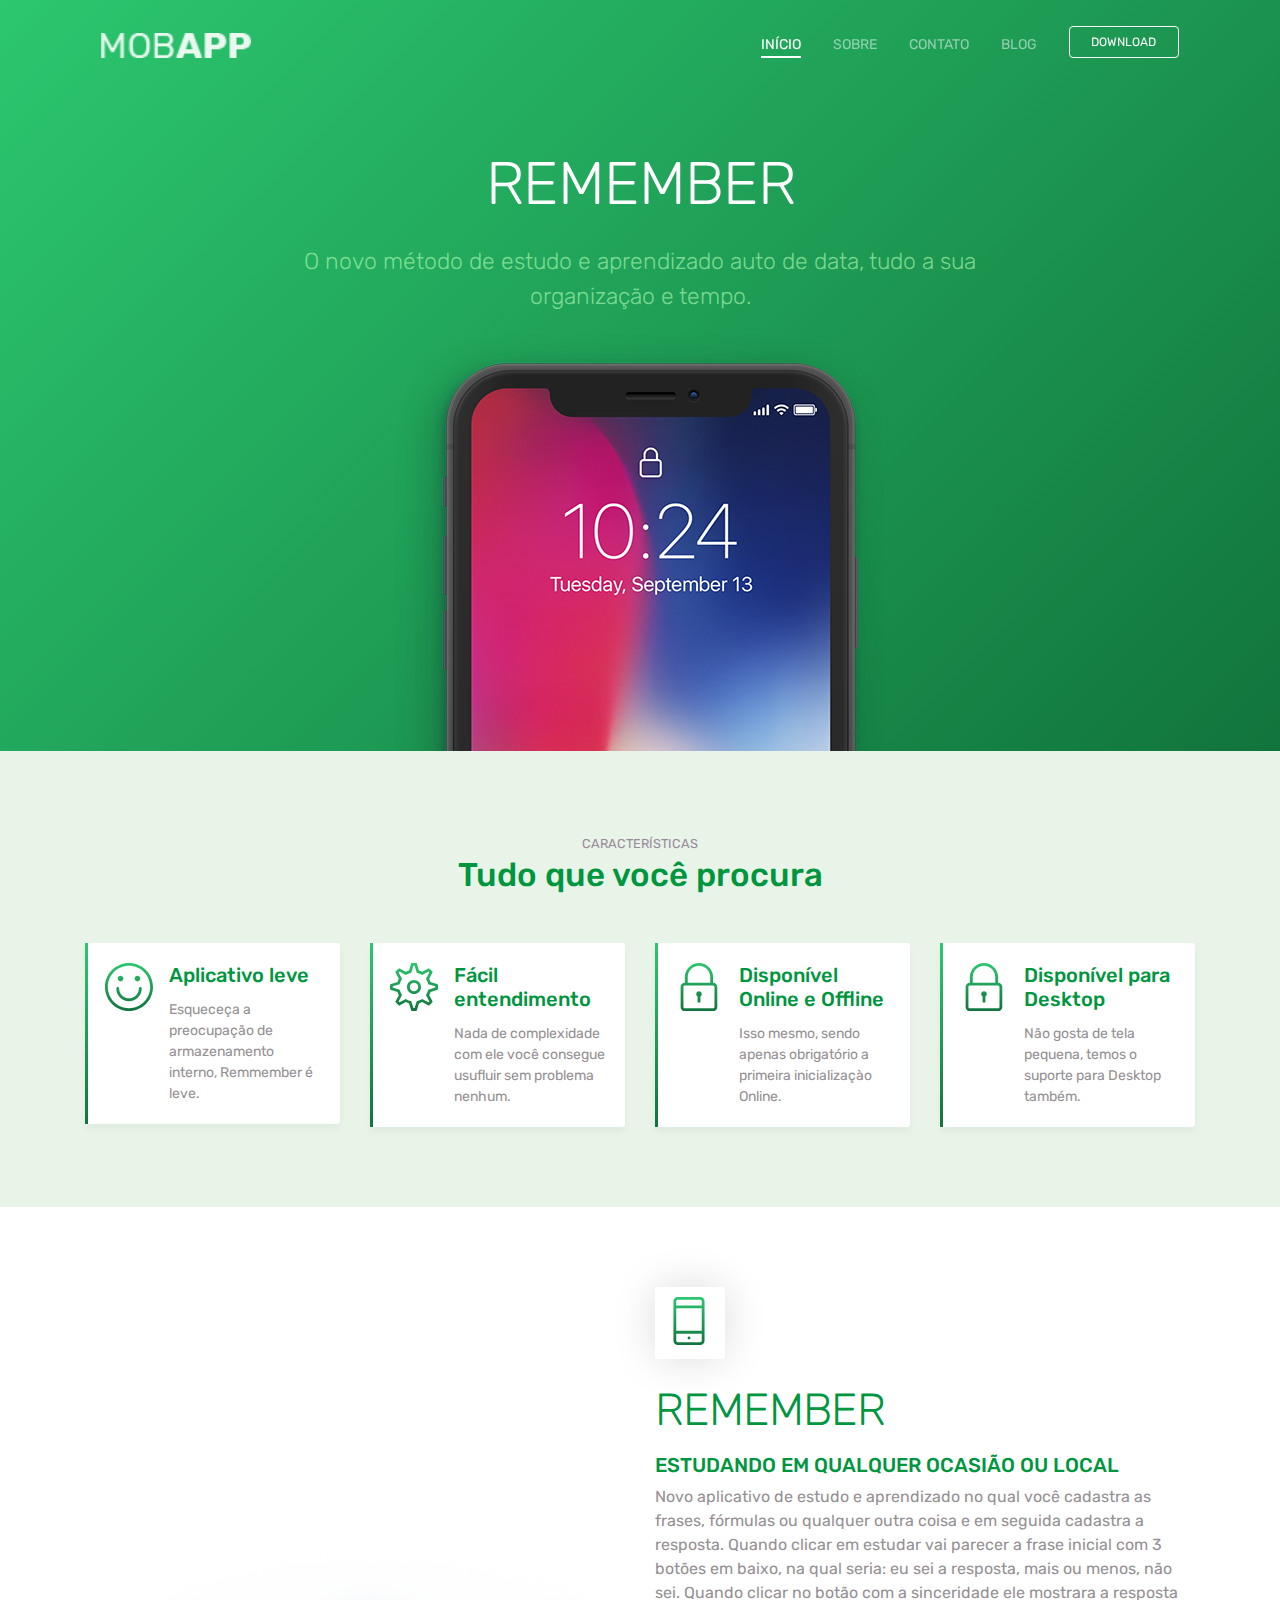
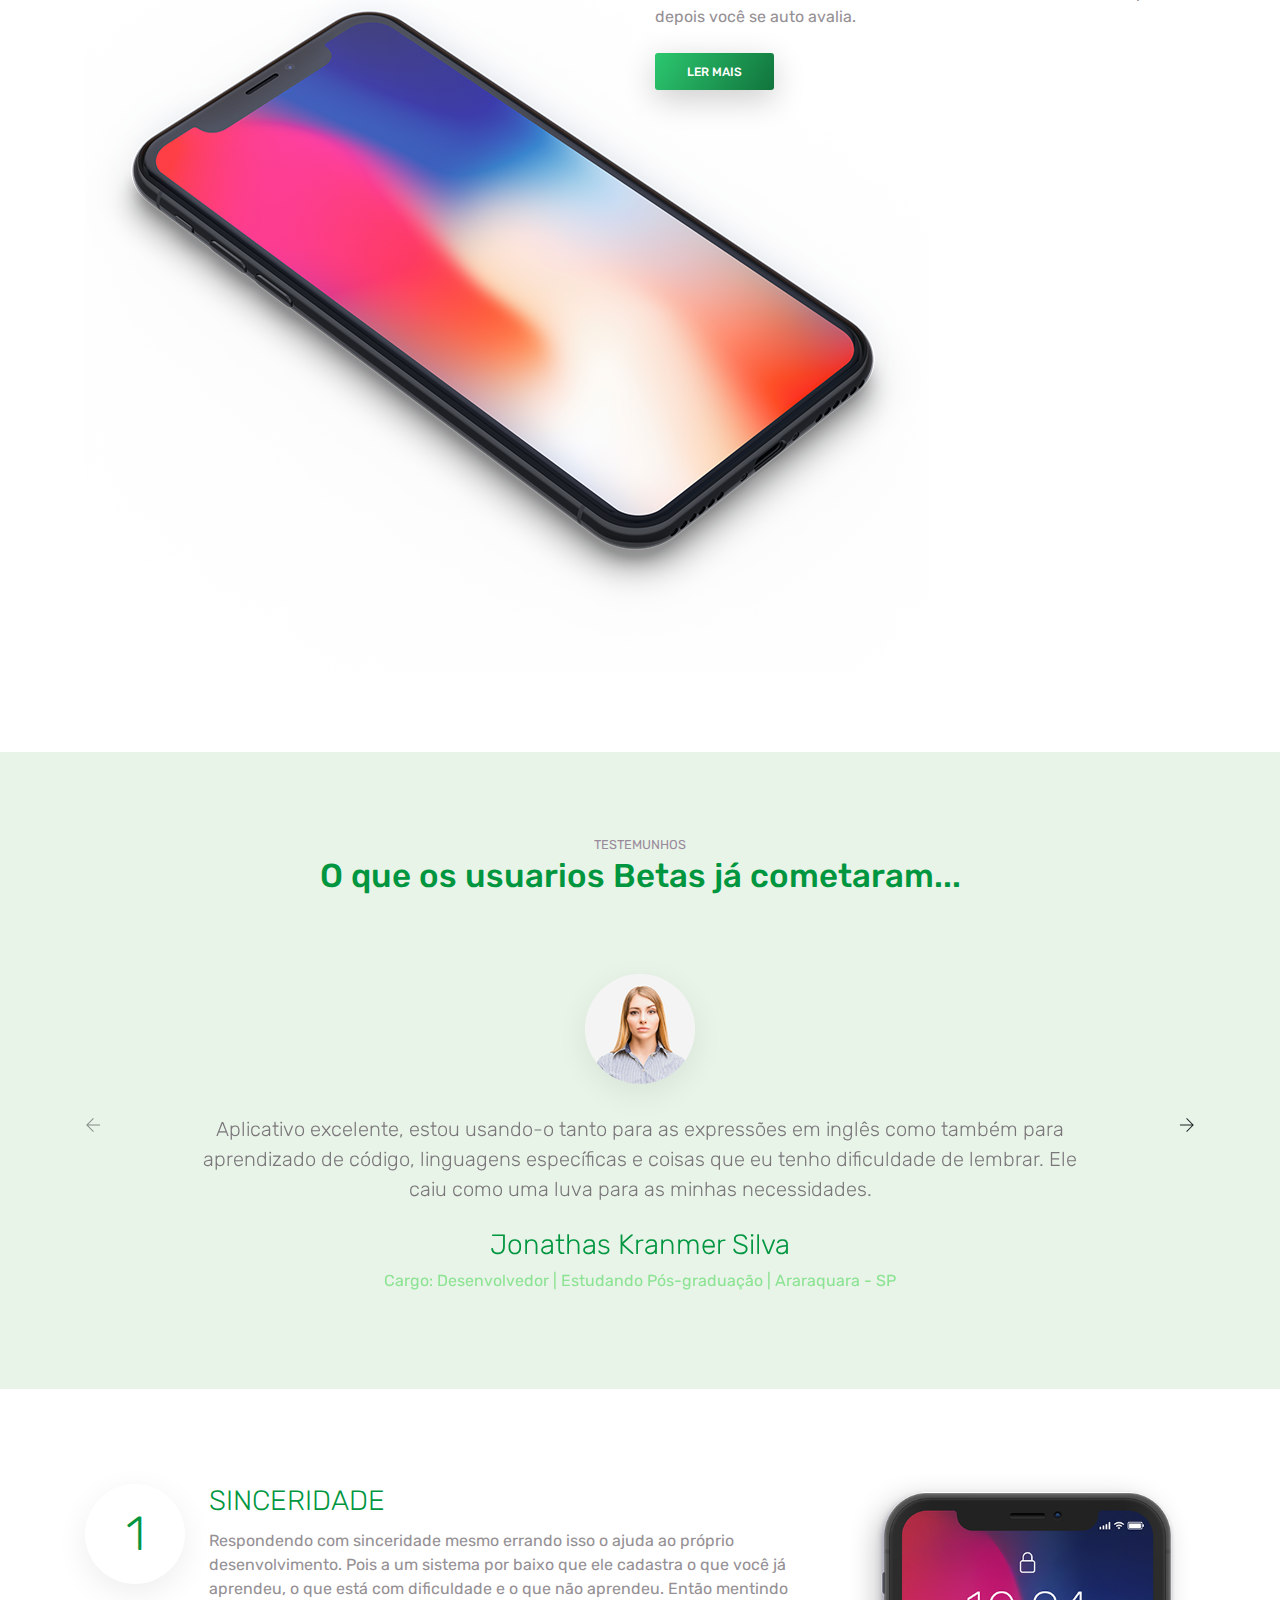
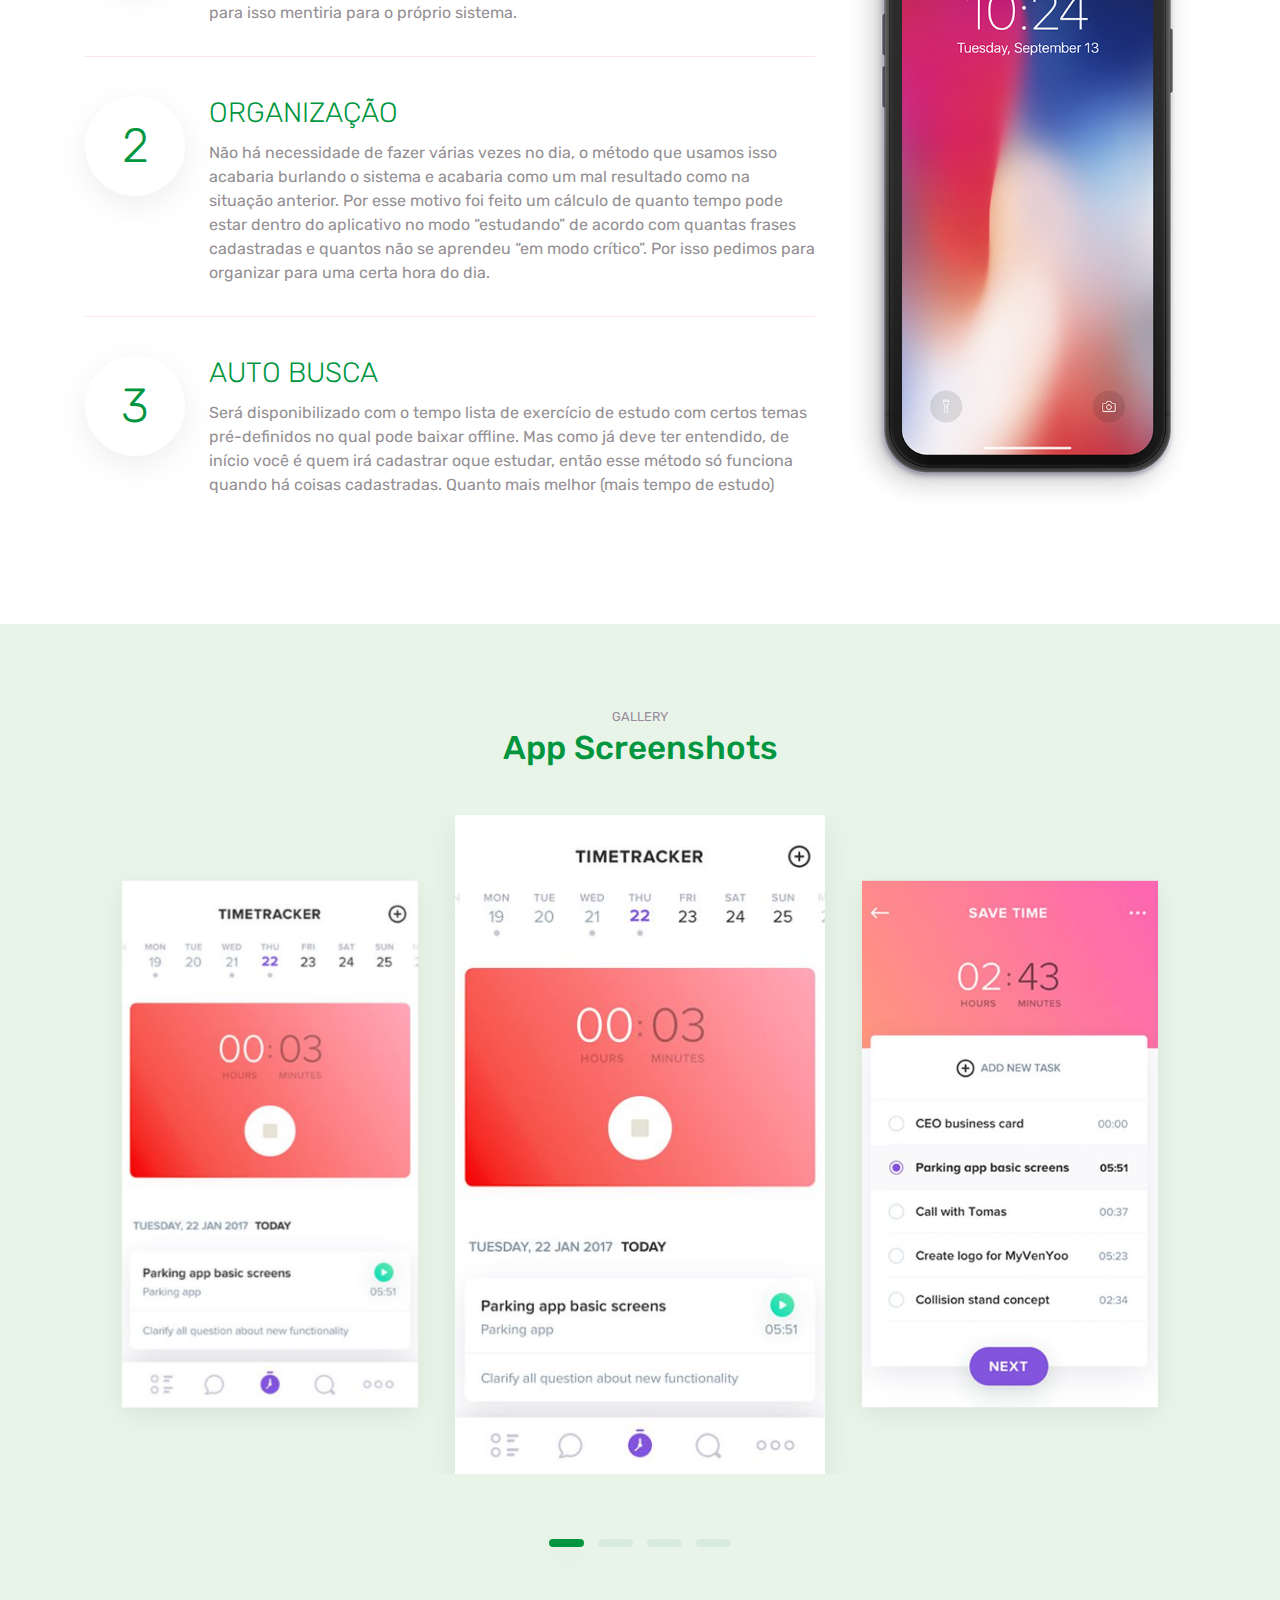
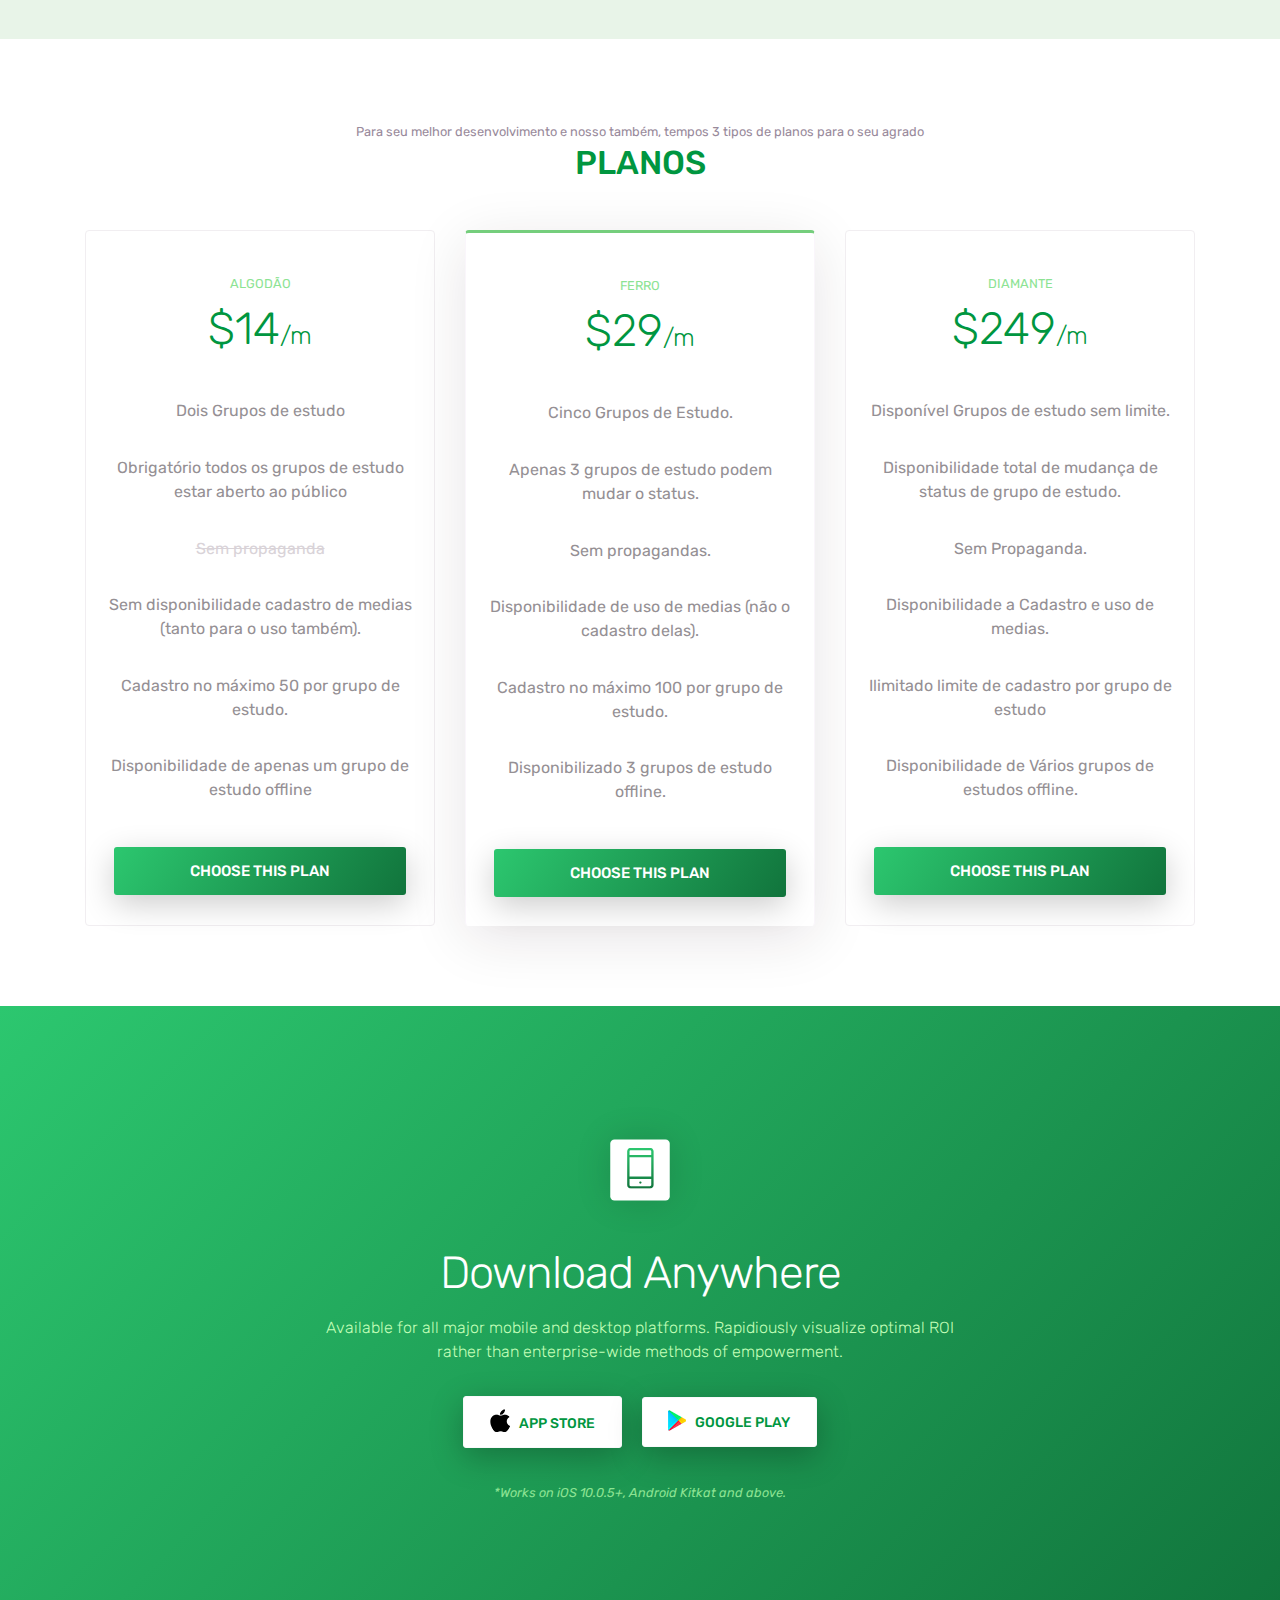
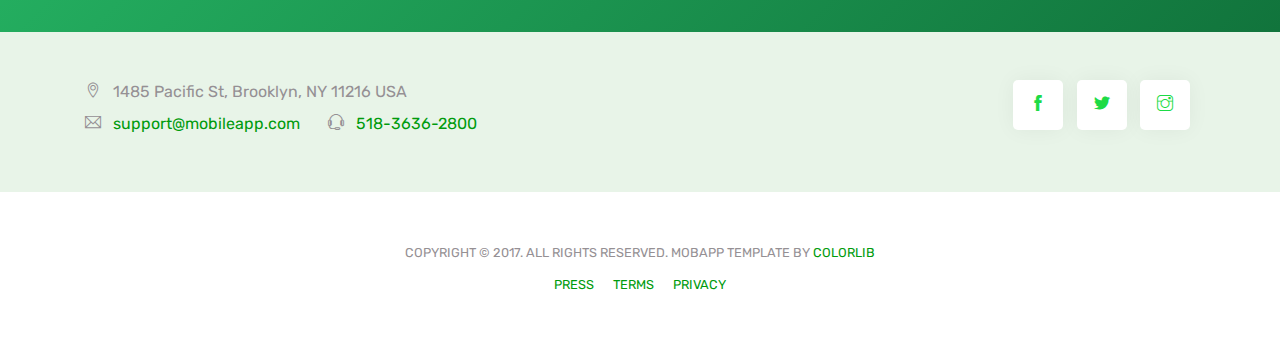
<file: index.html>
<!doctype html>
<html lang="pt-br">

<head>
  <title>Remmember - Home</title>
  <meta charset="utf-8">
  <meta name="viewport" content="width=device-width, initial-scale=1, shrink-to-fit=no">
  <meta name="description" content="Remember - O novo método de estudo e aprendizado auto de data, tudo a sua organização e tempo. ">
  <meta name="keywords" content="HTML5, bootstrap, mobile, app, landing, ios, android, responsive, aprendizado, Aplicativo, auto didato">

  <meta http-equiv="X-UA-Compatible" content="ie=edge">
  <meta name="googlebot" content="all">
  <meta name="language" content="pt-br">
  <meta name="author" content="Jonathas Kranmer Silva">
  <meta name="robots" content="max-snippet:-1, max-image-preview:large, max-video-preview:-1">
  <meta property="og:locale" content="pt_BR">
  <meta property="og:type" content="website">
  <meta property="og:title" content="Remember - Aplicativo para estudar em qualquer lugar">
  <meta property="og:description"
      content="Remember - O novo método de estudo e aprendizado auto de data, tudo a sua organização e tempo.">
  <meta property="og:url" content="https://jkranmer-fatectq.github.io/Remember/">
  <meta property="og:site_name" content="Melhor App de estudo a ser lançado">
  <meta name="Jonathas Kranmer Silva">

  <!-- Compiled and minified CSS -->
  <link rel="icon" type="image/jpg" href="images/logo.svg" />

  <!-- Font -->
  <link rel="dns-prefetch" href="//fonts.googleapis.com">
  <link href="https://fonts.googleapis.com/css?family=Rubik:300,400,500" rel="stylesheet">

  <!-- Bootstrap CSS -->
  <link rel="stylesheet" href="css/bootstrap.min.css">
  <!-- Themify Icons -->
  <link rel="stylesheet" href="css/themify-icons.css">
  <!-- Owl carousel -->
  <link rel="stylesheet" href="css/owl.carousel.min.css">
  <!-- Main css -->
  <link href="css/style.css" rel="stylesheet">
  <!-- <script src="https://cdn.jsdelivr.net/npm/vue"></script> -->
  <!-- Global site tag (gtag.js) - Google Analytics -->
  <script async src="https://www.googletagmanager.com/gtag/js?id=UA-151727121-1"></script>
  <script>
    window.dataLayer = window.dataLayer || [];
    function gtag(){dataLayer.push(arguments);}
    gtag('js', new Date());

    gtag('config', 'UA-151727121-1');
  </script>

</head>

<body data-spy="scroll" data-target="#navbar" data-offset="30">
  <!-- <head-comp /> -->

  <!-- Nav Menu -->
  <div class="nav-menu fixed-top">
    <div class="container">
      <div class="row">
        <div class="col-md-12">
          <nav class="navbar navbar-dark navbar-expand-lg">
            <a class="navbar-brand" href="index.html"><img src="images/logo.png" width="150px" class="img-fluid" alt="logo"></a>
            <button class="navbar-toggler" type="button" data-toggle="collapse" data-target="#navbar"
              aria-controls="navbar" aria-expanded="false" aria-label="Toggle navigation"> <span
                class="navbar-toggler-icon"></span> </button>
            <div class="collapse navbar-collapse" id="navbar">
              <ul class="navbar-nav ml-auto">
                <li class="nav-item"> <a class="nav-link active" href="#home">INÍCIO <span
                      class="sr-only">(current)</span></a> </li>
                <li class="nav-item"> <a class="nav-link" href="page/about.html">SOBRE</a> </li>
                <li class="nav-item"> <a class="nav-link" href="page/contact.html">CONTATO</a> </li>
                <li class="nav-item"> <a class="nav-link" href="page/blog.html">BLOG</a> </li>
                <li class="nav-item"><a href="#" class="btn btn-outline-light my-3 my-sm-0 ml-lg-3">Download</a></li>
              </ul>
            </div>
          </nav>
        </div>
      </div>
    </div>
  </div>

  <header class="bg-gradient" id="home">
    <div class="container mt-5">
      <h1>REMEMBER</h1>
      <p class="tagline">O novo método de estudo e aprendizado auto de data, tudo a sua organização e tempo. </p>
    </div>
    <div class="img-holder mt-3"><img src="images/iphonex.png" alt="phone" class="img-fluid"></div>
  </header>

  <div class="section light-bg" id="features">


    <div class="container">

      <div class="section-title">
        <small>CARACTERÍSTICAS</small>
        <h3>Tudo que você procura</h3>
      </div>


      <div class="row">
        <div class="col-12 col-lg-3">
          <div class="card features">
            <div class="card-body">
              <div class="media">
                <span class="ti-face-smile gradient-fill ti-3x mr-3"></span>
                <div class="media-body">
                  <h4 class="card-title">Aplicativo leve</h4>
                  <p class="card-text">
                    Esqueceça a preocupação de armazenamento interno, Remmember é leve.
                  </p>
                </div>
              </div>
            </div>
          </div>
        </div>
        <div class="col-12 col-lg-3">
          <div class="card features">
            <div class="card-body">
              <div class="media">
                <span class="ti-settings gradient-fill ti-3x mr-3"></span>
                <div class="media-body">
                  <h4 class="card-title">Fácil entendimento</h4>
                  <p class="card-text">Nada de complexidade com ele você consegue usufluir sem problema nenhum.</p>
                </div>
              </div>
            </div>
          </div>
        </div>
        <div class="col-12 col-lg-3">
          <div class="card features">
            <div class="card-body">
              <div class="media">
                <span class="ti-lock gradient-fill ti-3x mr-3"></span>
                <div class="media-body">
                  <h4 class="card-title">Disponível Online e Offline</h4>
                  <p class="card-text">Isso mesmo, sendo apenas obrigatório a primeira inicializaçào Online.</p>
                </div>
              </div>
            </div>
          </div>
        </div>
        <div class="col-12 col-lg-3">
          <div class="card features">
            <div class="card-body">
              <div class="media">
                <span class="ti-lock gradient-fill ti-3x mr-3"></span>
                <div class="media-body">
                  <h4 class="card-title">Disponível para Desktop</h4>
                  <p class="card-text">Não gosta de tela pequena, temos o suporte para Desktop também.</p>
                </div>
              </div>
            </div>
          </div>
        </div>
      </div>

    </div>



  </div>
  <!-- // end .section -->
  <div class="section">

    <div class="container">
      <div class="row">
        <div class="col-lg-6 offset-lg-6">
          <div class="box-icon"><span class="ti-mobile gradient-fill ti-3x"></span></div>
          <h2>REMEMBER</h2>
          <h4>
            ESTUDANDO EM QUALQUER OCASIÃO OU LOCAL
          </h4>
          <p class="mb-4">
            Novo aplicativo de estudo e aprendizado no qual você cadastra as frases, fórmulas ou qualquer outra
            coisa e em seguida cadastra a resposta. Quando clicar em estudar vai parecer a frase inicial com 3 botões
             em baixo, na qual seria: eu sei a resposta, mais ou menos, não sei. Quando clicar no botão com a
             sinceridade ele mostrara a resposta depois você se auto avalia.</p>
          <a href="#" class="btn btn-primary">Ler mais</a>
        </div>
      </div>
      <div class="perspective-phone">
        <img src="images/perspective.png" alt="perspective phone" class="img-fluid">
      </div>
    </div>

  </div>
  <!-- // end .section -->

  <div class="section light-bg">
    <div class="container">
      <div class="section-title">
        <small>TESTEMUNHOS</small>
        <h3>O que os usuarios Betas já cometaram...</h3>
      </div>

      <div class="testimonials owl-carousel">
        <div class="testimonials-single">
          <img src="images/client.png" alt="client" class="client-img">
          <blockquote class="blockquote">
              Aplicativo excelente, estou usando-o tanto para as expressões em inglês como também para aprendizado de código,
              linguagens específicas e coisas que eu tenho dificuldade de lembrar. Ele caiu como uma luva para as minhas necessidades.
          </blockquote>
          <h5 class="mt-4 mb-2">Jonathas Kranmer Silva</h5>
          <p class="text-primary">Cargo: Desenvolvedor | Estudando Pós-graduação | Araraquara - SP</p>
        </div>
        <div class="testimonials-single">
          <img src="images/client.png" alt="client" class="client-img">
          <blockquote class="blockquote">Uniquely streamline highly efficient scenarios and 24/7 initiatives.
            Conveniently embrace multifunctional ideas through proactive customer service. Distinctively
            conceptualize 2.0 intellectual capital via user-centric partnerships.</blockquote>
          <h5 class="mt-4 mb-2">Crystal Gordon</h5>
          <p class="text-primary">United States</p>
        </div>
        <div class="testimonials-single">
          <img src="images/client.png" alt="client" class="client-img">
          <blockquote class="blockquote">Uniquely streamline highly efficient scenarios and 24/7 initiatives.
            Conveniently embrace multifunctional ideas through proactive customer service. Distinctively
            conceptualize 2.0 intellectual capital via user-centric partnerships.</blockquote>
          <h5 class="mt-4 mb-2">Crystal Gordon</h5>
          <p class="text-primary">United States</p>
        </div>
      </div>

    </div>

  </div>
  <!-- // end .section -->

  <div class="section ">

    <div class="container">
      <div class="row">
        <div class="col-md-8 d-flex align-items-center">
          <ul class="list-unstyled ui-steps">
            <li class="media">
              <div class="circle-icon mr-4">1</div>
              <div class="media-body">
                <h5>SINCERIDADE</h5>
                <p>
                    Respondendo com sinceridade mesmo errando isso o ajuda ao próprio desenvolvimento.
                    Pois a um sistema por baixo que ele cadastra o que você já aprendeu, o que está com
                    dificuldade e o que não aprendeu. Então mentindo para isso mentiria para o próprio sistema.
                </p>
              </div>
            </li>
            <li class="media my-4">
              <div class="circle-icon mr-4">2</div>
              <div class="media-body">
                <h5>ORGANIZAÇÃO</h5>
                <p>
                    Não há necessidade de fazer várias vezes no dia, o método que usamos isso acabaria burlando o
                    sistema e acabaria como um mal resultado como na situação anterior. Por esse motivo foi feito
                    um cálculo de quanto tempo pode estar dentro do aplicativo no modo “estudando” de acordo com
                    quantas frases cadastradas e quantos não se aprendeu “em modo crítico”. Por isso pedimos para
                     organizar para uma certa hora do dia.
                </p>
              </div>
            </li>
            <li class="media">
              <div class="circle-icon mr-4">3</div>
              <div class="media-body">
                <h5>AUTO BUSCA </h5>
                <p>
                    Será disponibilizado com o tempo lista de exercício de estudo com certos temas pré-definidos
                    no qual pode baixar offline. Mas como já deve ter entendido, de início você é quem irá cadastrar
                    oque estudar, então esse método só funciona quando há coisas cadastradas. Quanto mais melhor
                    (mais tempo de estudo)
                </p>
              </div>
            </li>
          </ul>
        </div>
        <div class="col-md-4">
          <img src="images/iphonex.png" alt="iphone" class="img-fluid">
        </div>

      </div>

    </div>

  </div>
  <!-- // end .section -->

  <div class="section light-bg" id="gallery">
    <div class="container">
      <div class="section-title">
        <small>GALLERY</small>
        <h3>App Screenshots</h3>
      </div>

      <div class="img-gallery owl-carousel owl-theme">
        <img src="images/screen1.jpg" alt="image">
        <img src="images/screen2.jpg" alt="image">
        <img src="images/screen3.jpg" alt="image">
        <img src="images/screen1.jpg" alt="image">
      </div>

    </div>

  </div>
  <!-- // end .section -->





  <div class="section" id="pricing">
    <div class="container">
      <div class="section-title">
        <small>Para seu melhor desenvolvimento e nosso também, tempos 3 tipos de planos para o seu agrado</small>
        <h3>PLANOS</h3>
      </div>

      <div class="card-deck">
        <div class="card pricing">
          <div class="card-head">
            <small class="text-primary">ALGODÃO</small>
            <span class="price">$14<sub>/m</sub></span>
          </div>
          <ul class="list-group list-group-flush">
            <div class="list-group-item">Dois Grupos de estudo</div>
            <div class="list-group-item">Obrigatório todos os grupos de estudo estar aberto ao público</div>
            <div class="list-group-item"><del>Sem propaganda</del></div>
            <div class="list-group-item">Sem disponibilidade cadastro de medias (tanto para o uso também).</div>
            <div class="list-group-item">Cadastro no máximo 50 por grupo de estudo.</div>
            <div class="list-group-item">Disponibilidade de apenas um grupo de estudo offline</div>
          </ul>
          <div class="card-body">
            <a href="#" class="btn btn-primary btn-lg btn-block">Choose this Plan</a>
          </div>
        </div>
        <div class="card pricing popular">
          <div class="card-head">
            <small class="text-primary">FERRO</small>
            <span class="price">$29<sub>/m</sub></span>
          </div>

          <ul class="list-group list-group-flush">
            <div class="list-group-item">Cinco Grupos de Estudo.</div>
            <div class="list-group-item">Apenas 3 grupos de estudo podem mudar o status.</div>
            <div class="list-group-item">Sem propagandas.</div>
            <div class="list-group-item">Disponibilidade de uso de medias (não o cadastro delas).</div>
            <div class="list-group-item">Cadastro no máximo 100 por grupo de estudo.</div>
            <div class="list-group-item">Disponibilizado 3 grupos de estudo offline.</div>
          </ul>
          <div class="card-body">
            <a href="#" class="btn btn-primary btn-lg btn-block">Choose this Plan</a>
          </div>
        </div>
        <div class="card pricing">
          <div class="card-head">
            <small class="text-primary">DIAMANTE</small>
            <span class="price">$249<sub>/m</sub></span>
          </div>
          <ul class="list-group list-group-flush">
            <div class="list-group-item">Disponível Grupos de estudo sem limite.</div>
            <div class="list-group-item">Disponibilidade total de mudança de status de grupo de estudo.</div>
            <div class="list-group-item">Sem Propaganda.</div>
            <div class="list-group-item">Disponibilidade a Cadastro e uso de medias.</div>
            <div class="list-group-item">Ilimitado limite de cadastro por grupo de estudo</div>
            <div class="list-group-item">Disponibilidade de Vários grupos de estudos offline.</div>
          </ul>
          <div class="card-body">
            <a href="#" class="btn btn-primary btn-lg btn-block">Choose this Plan</a>
          </div>
        </div>
      </div>
      <!-- // end .pricing -->


    </div>

  </div>
  <!-- // end .section -->

  <div class="section bg-gradient">
    <div class="container">
      <div class="call-to-action">

        <div class="box-icon"><span class="ti-mobile gradient-fill ti-3x"></span></div>
        <h2>Download Anywhere</h2>
        <p class="tagline">Available for all major mobile and desktop platforms. Rapidiously visualize optimal
          ROI rather than enterprise-wide methods of empowerment. </p>
        <div class="my-4">

          <a href="#" class="btn btn-light"><img src="images/appleicon.png" alt="icon"> App Store</a>
          <a href="#" class="btn btn-light"><img src="images/playicon.png" alt="icon"> Google play</a>
        </div>
        <p class="text-primary"><small><i>*Works on iOS 10.0.5+, Android Kitkat and above. </i></small></p>
      </div>
    </div>

  </div>
  <!-- // end .section -->

  <div class="light-bg py-5" id="contact">
    <div class="container">
      <div class="row">
        <div class="col-lg-6 text-center text-lg-left">
          <p class="mb-2"> <span class="ti-location-pin mr-2"></span> 1485 Pacific St, Brooklyn, NY 11216 USA
          </p>
          <div class=" d-block d-sm-inline-block">
            <p class="mb-2">
              <span class="ti-email mr-2"></span> <a class="mr-4"
                href="mailto:support@mobileapp.com">support@mobileapp.com</a>
            </p>
          </div>
          <div class="d-block d-sm-inline-block">
            <p class="mb-0">
              <span class="ti-headphone-alt mr-2"></span> <a href="tel:51836362800">518-3636-2800</a>
            </p>
          </div>

        </div>
        <div class="col-lg-6">
          <div class="social-icons">
            <a href="#"><span class="ti-facebook"></span></a>
            <a href="#"><span class="ti-twitter-alt"></span></a>
            <a href="#"><span class="ti-instagram"></span></a>
          </div>
        </div>
      </div>

    </div>

  </div>
  <!-- // end .section -->
  <footer class="my-5 text-center">
    <!-- Copyright removal is not prohibited! -->
    <p class="mb-2"><small>COPYRIGHT © 2017. ALL RIGHTS RESERVED. MOBAPP TEMPLATE BY <a
          href="https://colorlib.com">COLORLIB</a></small></p>

    <small>
      <a href="#" class="m-2">PRESS</a>
      <a href="#" class="m-2">TERMS</a>
      <a href="#" class="m-2">PRIVACY</a>
    </small>
  </footer>

  <!-- jQuery and Bootstrap -->
  <script src="js/jquery-3.2.1.min.js"></script>
  <script src="js/bootstrap.bundle.min.js"></script>
  <!-- Plugins JS -->
  <script src="js/owl.carousel.min.js"></script>
  <!-- Custom JS -->
  <script src="js/script.js"></script>

  <!-- Marcação JSON-LD gerada pelo Assistente de marcação para dados estruturados do Google. -->
<script type="application/ld+json">
  [ {
    "@context" : "http://schema.org",
    "@type" : "SoftwareApplication",
    "name" : "REMEMBER",
    "image" : "https://jkranmer-fatectq.github.io/Remember/images/iphonex.png",
    "url" : "https://jkranmer-fatectq.github.io/Remember/#home",
    "author" : {
      "@type" : "Person",
      "name" : "Jonathas Kranmer Silva"
    },
    "downloadUrl" : "https://jkranmer-fatectq.github.io/Remember/#",
    "operatingSystem" : "logo",
    "requirements" : "acordo"
  }, {
    "@context" : "http://schema.org",
    "@type" : "SoftwareApplication",
    "name" : "REMEMBER",
    "image" : "https://jkranmer-fatectq.github.io/Remember/images/iphonex.png",
    "url" : "https://jkranmer-fatectq.github.io/Remember/page/about.html",
    "author" : {
      "@type" : "Person",
      "name" : "Jonathas Kranmer Silva"
    },
    "downloadUrl" : "https://jkranmer-fatectq.github.io/Remember/#",
    "operatingSystem" : "logo",
    "requirements" : "acordo"
  } ]
  </script>
</body>

</html>
</file>
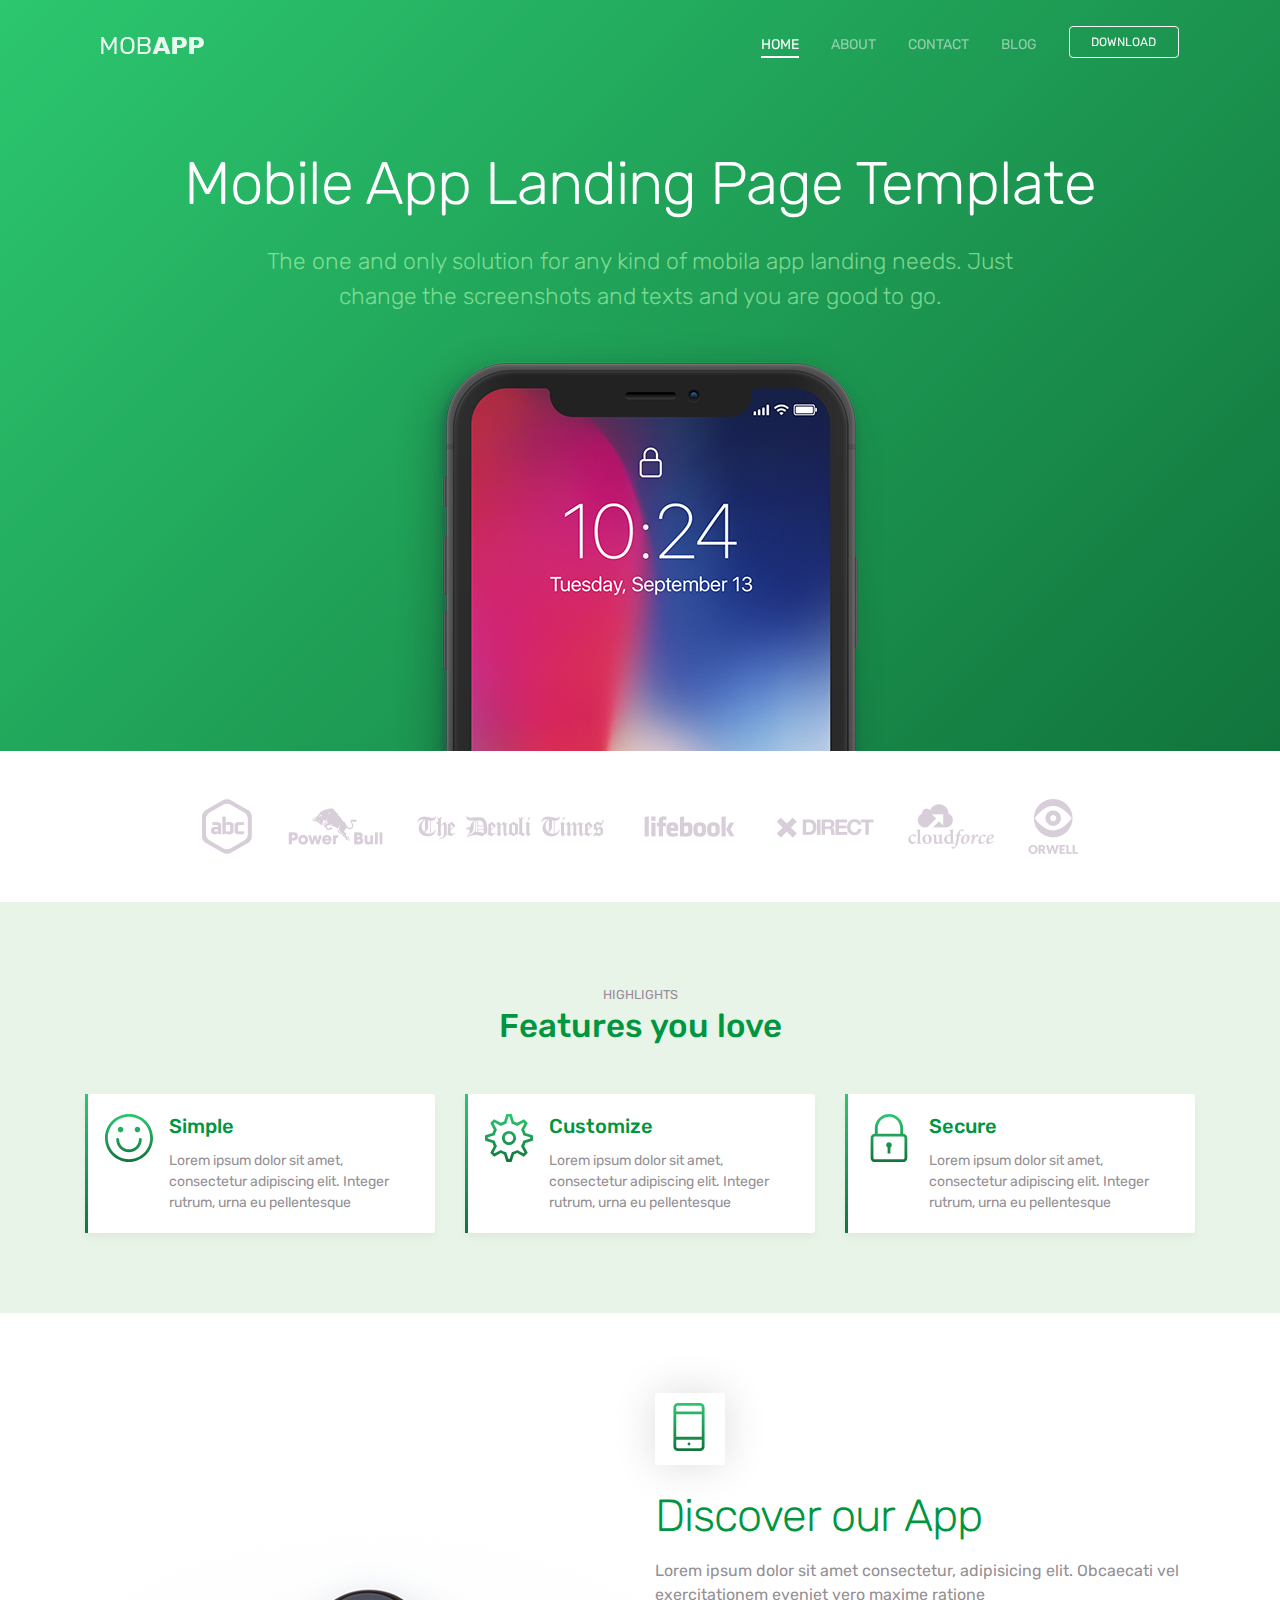
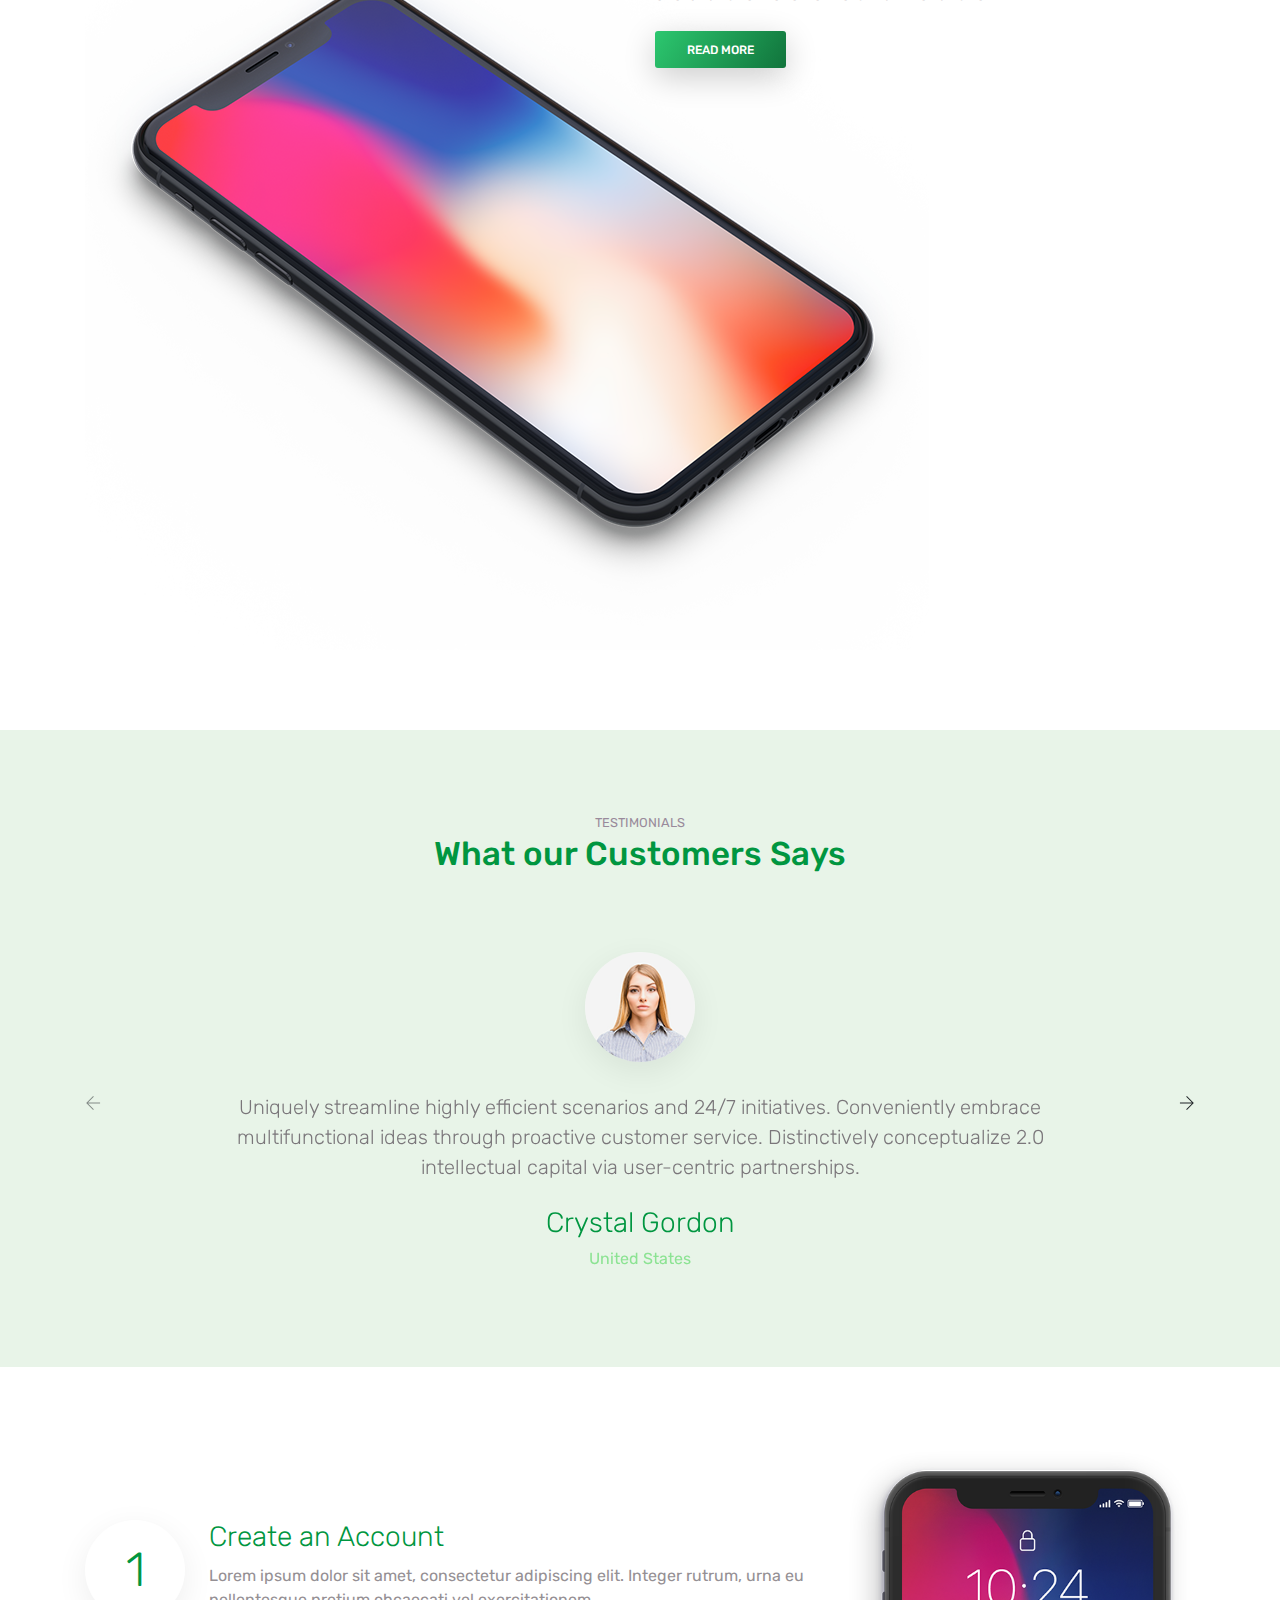
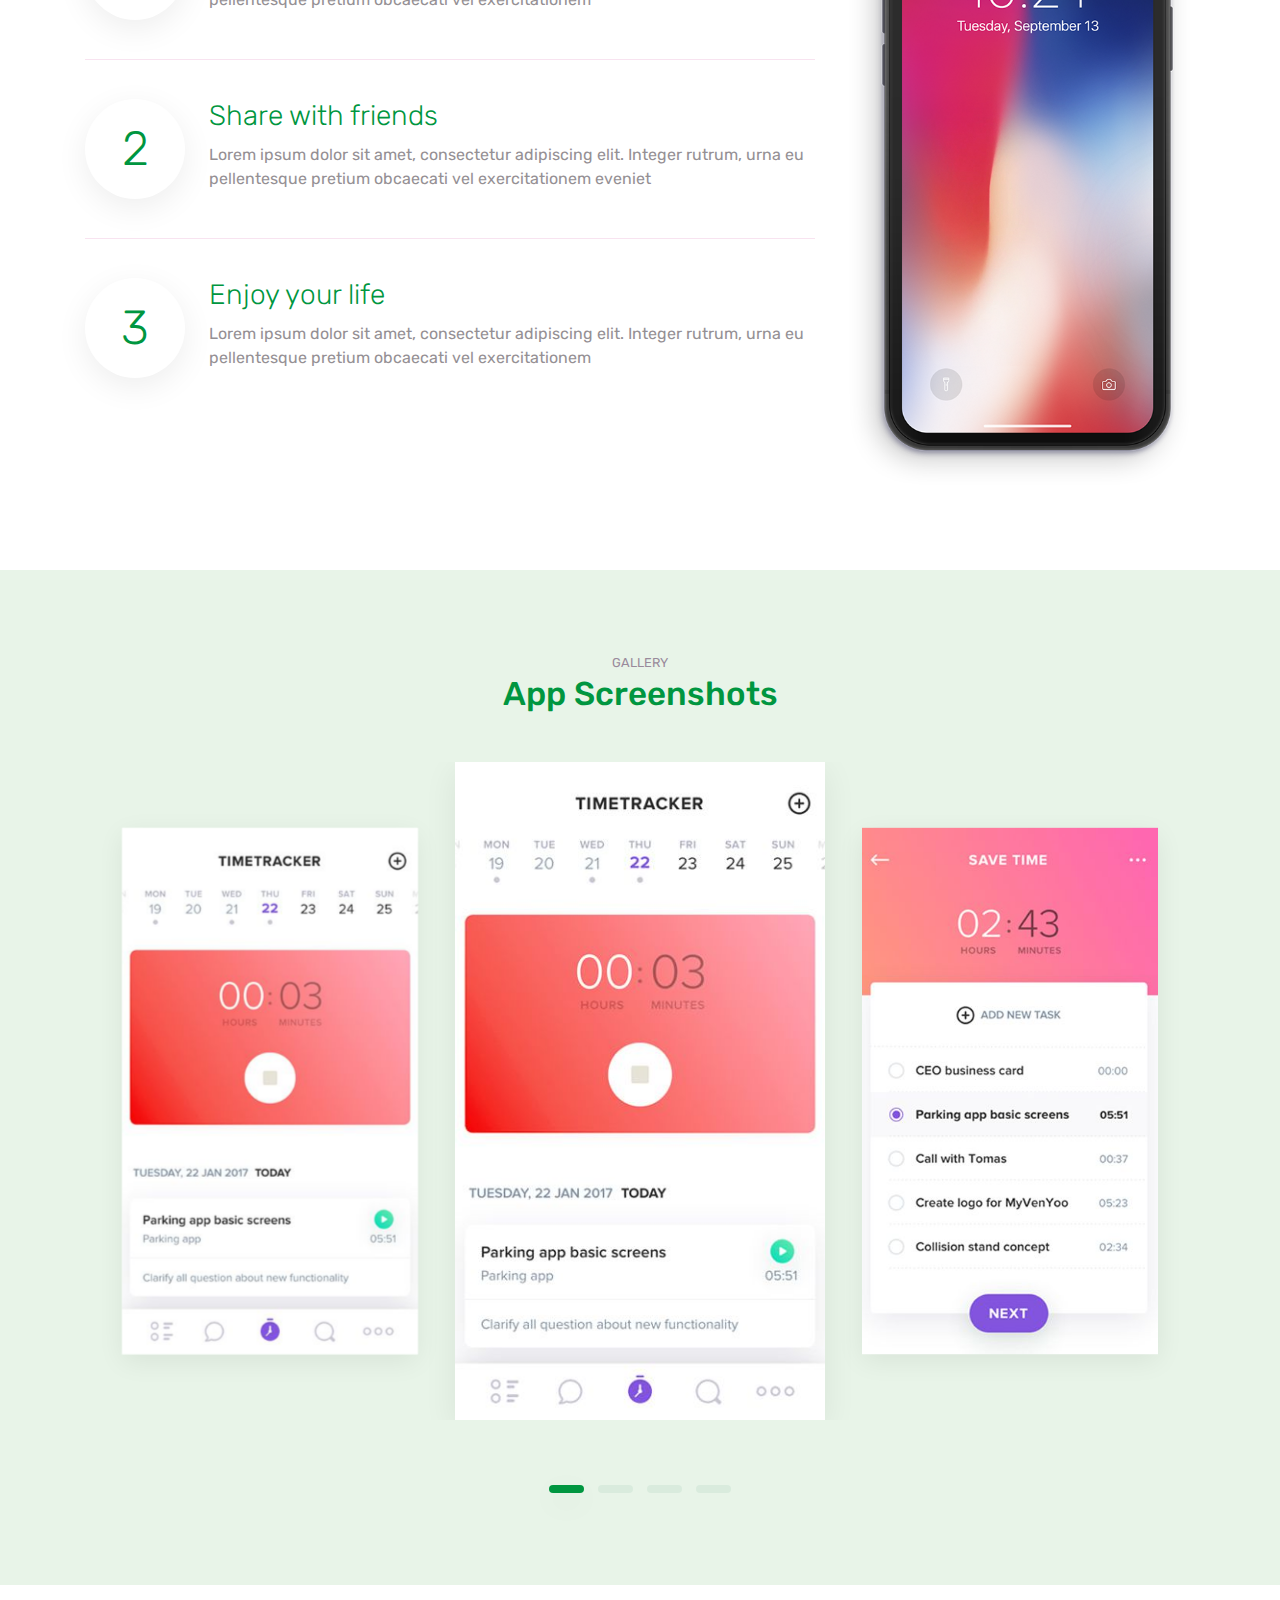
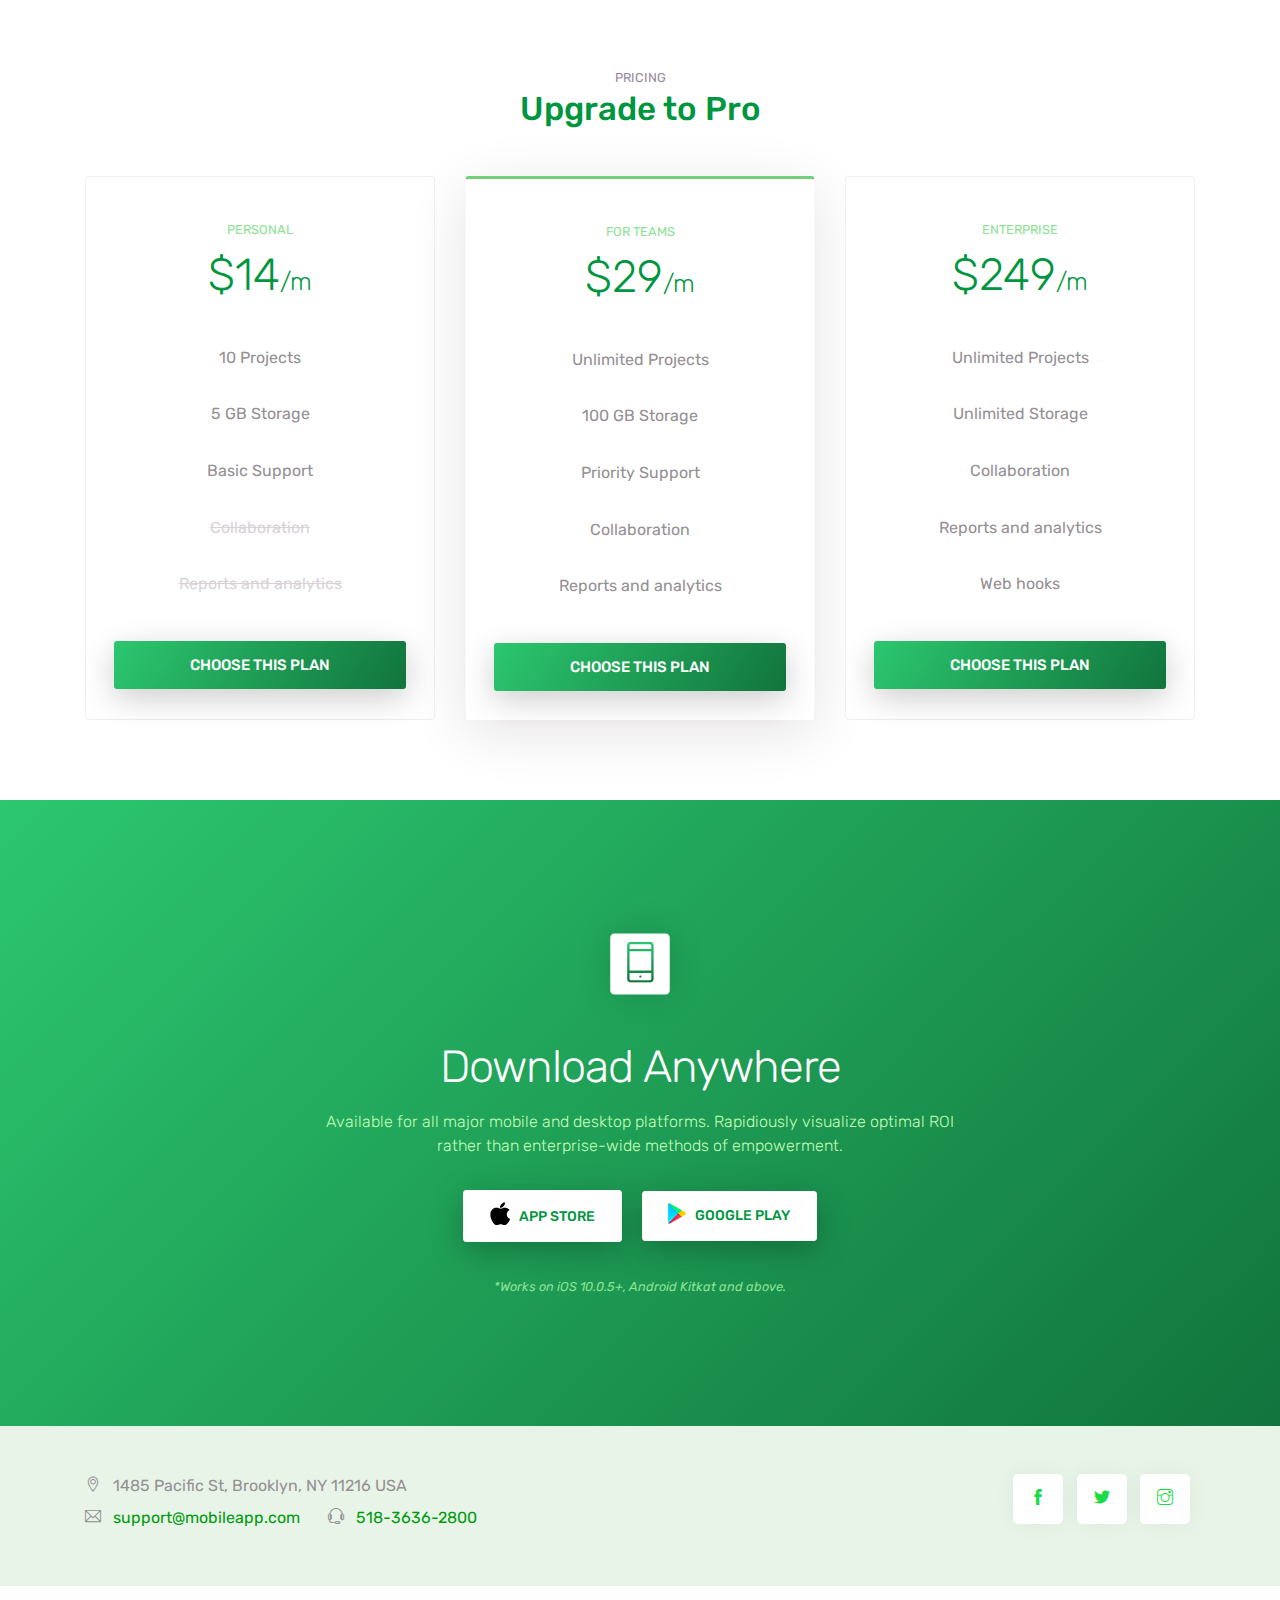
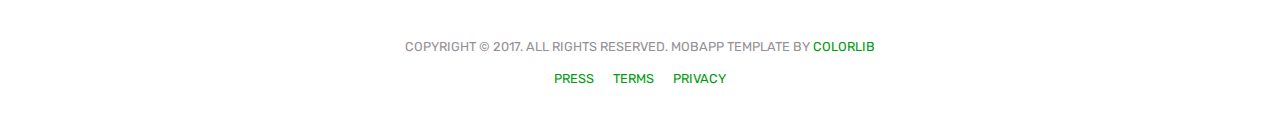
<file: src/page/index.html>
<!doctype html>
<html lang="pt-br">

<head>
		<title>Remmember - Home</title>
		<meta charset="utf-8">
		<meta name="viewport" content="width=device-width, initial-scale=1, shrink-to-fit=no">
		<meta name="description" content="Mobland - Mobile App Landing Page Template">
		<meta name="keywords" content="HTML5, bootstrap, mobile, app, landing, ios, android, responsive">

		<!-- Font -->
		<link rel="dns-prefetch" href="//fonts.googleapis.com">
		<link href="https://fonts.googleapis.com/css?family=Rubik:300,400,500" rel="stylesheet">

		<!-- Bootstrap CSS -->
		<link rel="stylesheet" href="../../css/bootstrap.min.css">
		<!-- Themify Icons -->
		<link rel="stylesheet" href="../../css/themify-icons.css">
		<!-- Owl carousel -->
		<link rel="stylesheet" href="../../css/owl.carousel.min.css">
		<!-- Main css -->
		<link href="../../css/style.css" rel="stylesheet">
	</head>

<body data-spy="scroll" data-target="#navbar" data-offset="30">

  <!-- Nav Menu -->
  <div class="nav-menu fixed-top">
    <div class="container">
      <div class="row">
        <div class="col-md-12">
          <nav class="navbar navbar-dark navbar-expand-lg">
            <a class="navbar-brand" href="index.html"><img src="../../images/logo.png" class="img-fluid" alt="logo"></a>
            <button class="navbar-toggler" type="button" data-toggle="collapse" data-target="#navbar"
              aria-controls="navbar" aria-expanded="false" aria-label="Toggle navigation"> <span
                class="navbar-toggler-icon"></span> </button>
            <div class="collapse navbar-collapse" id="navbar">
              <ul class="navbar-nav ml-auto">
                <li class="nav-item"> <a class="nav-link active" href="#home">HOME <span
                      class="sr-only">(current)</span></a> </li>
                <li class="nav-item"> <a class="nav-link" href="about.html">ABOUT</a> </li>
                <li class="nav-item"> <a class="nav-link" href="contact.html">CONTACT</a> </li>
                <li class="nav-item"> <a class="nav-link" href="blog.html">BLOG</a> </li>
                <li class="nav-item"><a href="#" class="btn btn-outline-light my-3 my-sm-0 ml-lg-3">Download</a></li>
              </ul>
            </div>
          </nav>
        </div>
      </div>
    </div>
  </div>

  <header class="bg-gradient" id="home">
    <div class="container mt-5">
      <h1>Mobile App Landing Page Template</h1>
      <p class="tagline">The one and only solution for any kind of mobila app landing needs. Just change the
        screenshots and texts and you are good to go. </p>
    </div>
    <div class="img-holder mt-3"><img src="../../images/iphonex.png" alt="phone" class="img-fluid"></div>
  </header>

  <div class="client-logos my-5">
    <div class="container text-center">
      <img src="../../images/client-logos.png" alt="client logos" class="img-fluid">
    </div>
  </div>

  <div class="section light-bg" id="features">


    <div class="container">

      <div class="section-title">
        <small>HIGHLIGHTS</small>
        <h3>Features you love</h3>
      </div>


      <div class="row">
        <div class="col-12 col-lg-4">
          <div class="card features">
            <div class="card-body">
              <div class="media">
                <span class="ti-face-smile gradient-fill ti-3x mr-3"></span>
                <div class="media-body">
                  <h4 class="card-title">Simple</h4>
                  <p class="card-text">Lorem ipsum dolor sit amet, consectetur adipiscing elit.
                    Integer rutrum, urna eu pellentesque </p>
                </div>
              </div>
            </div>
          </div>
        </div>
        <div class="col-12 col-lg-4">
          <div class="card features">
            <div class="card-body">
              <div class="media">
                <span class="ti-settings gradient-fill ti-3x mr-3"></span>
                <div class="media-body">
                  <h4 class="card-title">Customize</h4>
                  <p class="card-text">Lorem ipsum dolor sit amet, consectetur adipiscing elit.
                    Integer rutrum, urna eu pellentesque </p>
                </div>
              </div>
            </div>
          </div>
        </div>
        <div class="col-12 col-lg-4">
          <div class="card features">
            <div class="card-body">
              <div class="media">
                <span class="ti-lock gradient-fill ti-3x mr-3"></span>
                <div class="media-body">
                  <h4 class="card-title">Secure</h4>
                  <p class="card-text">Lorem ipsum dolor sit amet, consectetur adipiscing elit.
                    Integer rutrum, urna eu pellentesque </p>
                </div>
              </div>
            </div>
          </div>
        </div>
      </div>

    </div>



  </div>
  <!-- // end .section -->
  <div class="section">

    <div class="container">
      <div class="row">
        <div class="col-lg-6 offset-lg-6">
          <div class="box-icon"><span class="ti-mobile gradient-fill ti-3x"></span></div>
          <h2>Discover our App</h2>
          <p class="mb-4">Lorem ipsum dolor sit amet consectetur, adipisicing elit. Obcaecati vel
            exercitationem eveniet vero maxime ratione </p>
          <a href="#" class="btn btn-primary">Read more</a>
        </div>
      </div>
      <div class="perspective-phone">
        <img src="../../images/perspective.png" alt="perspective phone" class="img-fluid">
      </div>
    </div>

  </div>
  <!-- // end .section -->

  <div class="section light-bg">
      <div class="container">
        <div class="section-title">
          <small>TESTIMONIALS</small>
          <h3>What our Customers Says</h3>
        </div>

        <div class="testimonials owl-carousel">
          <div class="testimonials-single">
            <img src="../../images/client.png" alt="client" class="client-img">
            <blockquote class="blockquote">Uniquely streamline highly efficient scenarios and 24/7 initiatives.
              Conveniently embrace multifunctional ideas through proactive customer service. Distinctively
              conceptualize 2.0 intellectual capital via user-centric partnerships.</blockquote>
            <h5 class="mt-4 mb-2">Crystal Gordon</h5>
            <p class="text-primary">United States</p>
          </div>
          <div class="testimonials-single">
            <img src="../../images/client.png" alt="client" class="client-img">
            <blockquote class="blockquote">Uniquely streamline highly efficient scenarios and 24/7 initiatives.
              Conveniently embrace multifunctional ideas through proactive customer service. Distinctively
              conceptualize 2.0 intellectual capital via user-centric partnerships.</blockquote>
            <h5 class="mt-4 mb-2">Crystal Gordon</h5>
            <p class="text-primary">United States</p>
          </div>
          <div class="testimonials-single">
            <img src="../../images/client.png" alt="client" class="client-img">
            <blockquote class="blockquote">Uniquely streamline highly efficient scenarios and 24/7 initiatives.
              Conveniently embrace multifunctional ideas through proactive customer service. Distinctively
              conceptualize 2.0 intellectual capital via user-centric partnerships.</blockquote>
            <h5 class="mt-4 mb-2">Crystal Gordon</h5>
            <p class="text-primary">United States</p>
          </div>
        </div>

      </div>

    </div>
    <!-- // end .section -->

  <div class="section ">

      <div class="container">
        <div class="row">
          <div class="col-md-8 d-flex align-items-center">
            <ul class="list-unstyled ui-steps">
              <li class="media">
                <div class="circle-icon mr-4">1</div>
                <div class="media-body">
                  <h5>Create an Account</h5>
                  <p>Lorem ipsum dolor sit amet, consectetur adipiscing elit. Integer rutrum, urna eu
                    pellentesque pretium obcaecati vel exercitationem </p>
                </div>
              </li>
              <li class="media my-4">
                <div class="circle-icon mr-4">2</div>
                <div class="media-body">
                  <h5>Share with friends</h5>
                  <p>Lorem ipsum dolor sit amet, consectetur adipiscing elit. Integer rutrum, urna eu
                    pellentesque pretium obcaecati vel exercitationem eveniet</p>
                </div>
              </li>
              <li class="media">
                <div class="circle-icon mr-4">3</div>
                <div class="media-body">
                  <h5>Enjoy your life</h5>
                  <p>Lorem ipsum dolor sit amet, consectetur adipiscing elit. Integer rutrum, urna eu
                    pellentesque pretium obcaecati vel exercitationem </p>
                </div>
              </li>
            </ul>
          </div>
          <div class="col-md-4">
            <img src="../../images/iphonex.png" alt="iphone" class="img-fluid">
          </div>

        </div>

      </div>

    </div>
    <!-- // end .section -->

  <div class="section light-bg" id="gallery">
    <div class="container">
      <div class="section-title">
        <small>GALLERY</small>
        <h3>App Screenshots</h3>
      </div>

      <div class="img-gallery owl-carousel owl-theme">
        <img src="../../images/screen1.jpg" alt="image">
        <img src="../../images/screen2.jpg" alt="image">
        <img src="../../images/screen3.jpg" alt="image">
        <img src="../../images/screen1.jpg" alt="image">
      </div>

    </div>

  </div>
  <!-- // end .section -->





  <div class="section" id="pricing">
    <div class="container">
      <div class="section-title">
        <small>PRICING</small>
        <h3>Upgrade to Pro</h3>
      </div>

      <div class="card-deck">
        <div class="card pricing">
          <div class="card-head">
            <small class="text-primary">PERSONAL</small>
            <span class="price">$14<sub>/m</sub></span>
          </div>
          <ul class="list-group list-group-flush">
            <div class="list-group-item">10 Projects</div>
            <div class="list-group-item">5 GB Storage</div>
            <div class="list-group-item">Basic Support</div>
            <div class="list-group-item"><del>Collaboration</del></div>
            <div class="list-group-item"><del>Reports and analytics</del></div>
          </ul>
          <div class="card-body">
            <a href="#" class="btn btn-primary btn-lg btn-block">Choose this Plan</a>
          </div>
        </div>
        <div class="card pricing popular">
          <div class="card-head">
            <small class="text-primary">FOR TEAMS</small>
            <span class="price">$29<sub>/m</sub></span>
          </div>
          <ul class="list-group list-group-flush">
            <div class="list-group-item">Unlimited Projects</div>
            <div class="list-group-item">100 GB Storage</div>
            <div class="list-group-item">Priority Support</div>
            <div class="list-group-item">Collaboration</div>
            <div class="list-group-item">Reports and analytics</div>
          </ul>
          <div class="card-body">
            <a href="#" class="btn btn-primary btn-lg btn-block">Choose this Plan</a>
          </div>
        </div>
        <div class="card pricing">
          <div class="card-head">
            <small class="text-primary">ENTERPRISE</small>
            <span class="price">$249<sub>/m</sub></span>
          </div>
          <ul class="list-group list-group-flush">
            <div class="list-group-item">Unlimited Projects</div>
            <div class="list-group-item">Unlimited Storage</div>
            <div class="list-group-item">Collaboration</div>
            <div class="list-group-item">Reports and analytics</div>
            <div class="list-group-item">Web hooks</div>
          </ul>
          <div class="card-body">
            <a href="#" class="btn btn-primary btn-lg btn-block">Choose this Plan</a>
          </div>
        </div>
      </div>
      <!-- // end .pricing -->


    </div>

  </div>
  <!-- // end .section -->

  <div class="section bg-gradient">
    <div class="container">
      <div class="call-to-action">

        <div class="box-icon"><span class="ti-mobile gradient-fill ti-3x"></span></div>
        <h2>Download Anywhere</h2>
        <p class="tagline">Available for all major mobile and desktop platforms. Rapidiously visualize optimal
          ROI rather than enterprise-wide methods of empowerment. </p>
        <div class="my-4">

          <a href="#" class="btn btn-light"><img src="../../images/appleicon.png" alt="icon"> App Store</a>
          <a href="#" class="btn btn-light"><img src="../../images/playicon.png" alt="icon"> Google play</a>
        </div>
        <p class="text-primary"><small><i>*Works on iOS 10.0.5+, Android Kitkat and above. </i></small></p>
      </div>
    </div>

  </div>
  <!-- // end .section -->

  <div class="light-bg py-5" id="contact">
    <div class="container">
      <div class="row">
        <div class="col-lg-6 text-center text-lg-left">
          <p class="mb-2"> <span class="ti-location-pin mr-2"></span> 1485 Pacific St, Brooklyn, NY 11216 USA
          </p>
          <div class=" d-block d-sm-inline-block">
            <p class="mb-2">
              <span class="ti-email mr-2"></span> <a class="mr-4"
                href="mailto:support@mobileapp.com">support@mobileapp.com</a>
            </p>
          </div>
          <div class="d-block d-sm-inline-block">
            <p class="mb-0">
              <span class="ti-headphone-alt mr-2"></span> <a href="tel:51836362800">518-3636-2800</a>
            </p>
          </div>

        </div>
        <div class="col-lg-6">
          <div class="social-icons">
            <a href="#"><span class="ti-facebook"></span></a>
            <a href="#"><span class="ti-twitter-alt"></span></a>
            <a href="#"><span class="ti-instagram"></span></a>
          </div>
        </div>
      </div>

    </div>

  </div>
  <!-- // end .section -->
  <footer class="my-5 text-center">
    <!-- Copyright removal is not prohibited! -->
    <p class="mb-2"><small>COPYRIGHT © 2017. ALL RIGHTS RESERVED. MOBAPP TEMPLATE BY <a
          href="https://colorlib.com">COLORLIB</a></small></p>

    <small>
      <a href="#" class="m-2">PRESS</a>
      <a href="#" class="m-2">TERMS</a>
      <a href="#" class="m-2">PRIVACY</a>
    </small>
  </footer>

  <!-- jQuery and Bootstrap -->
  <script src="../../js/jquery-3.2.1.min.js"></script>
  <script src="../../js/bootstrap.bundle.min.js"></script>
  <!-- Plugins JS -->
  <script src="../../js/owl.carousel.min.js"></script>
  <!-- Custom JS -->
  <script src="../../js/script.js"></script>
</body>

</html>
</file>
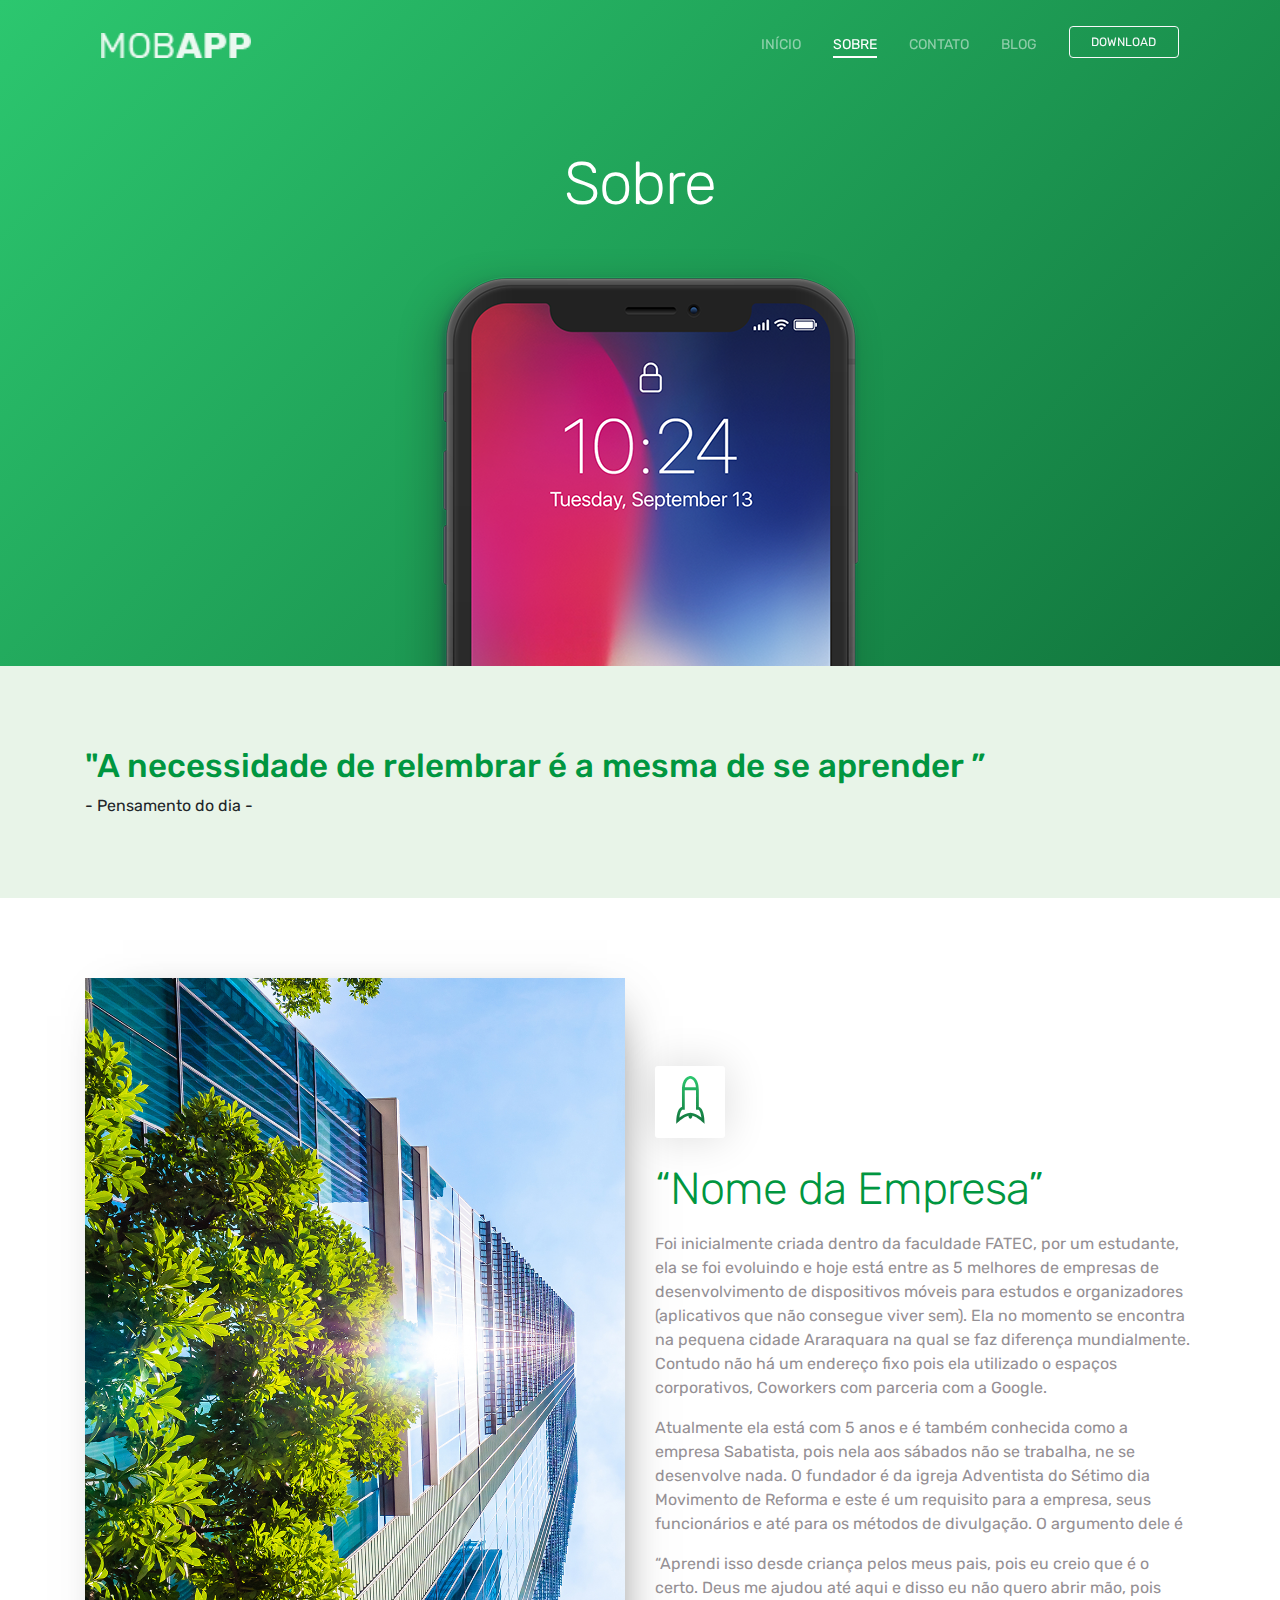
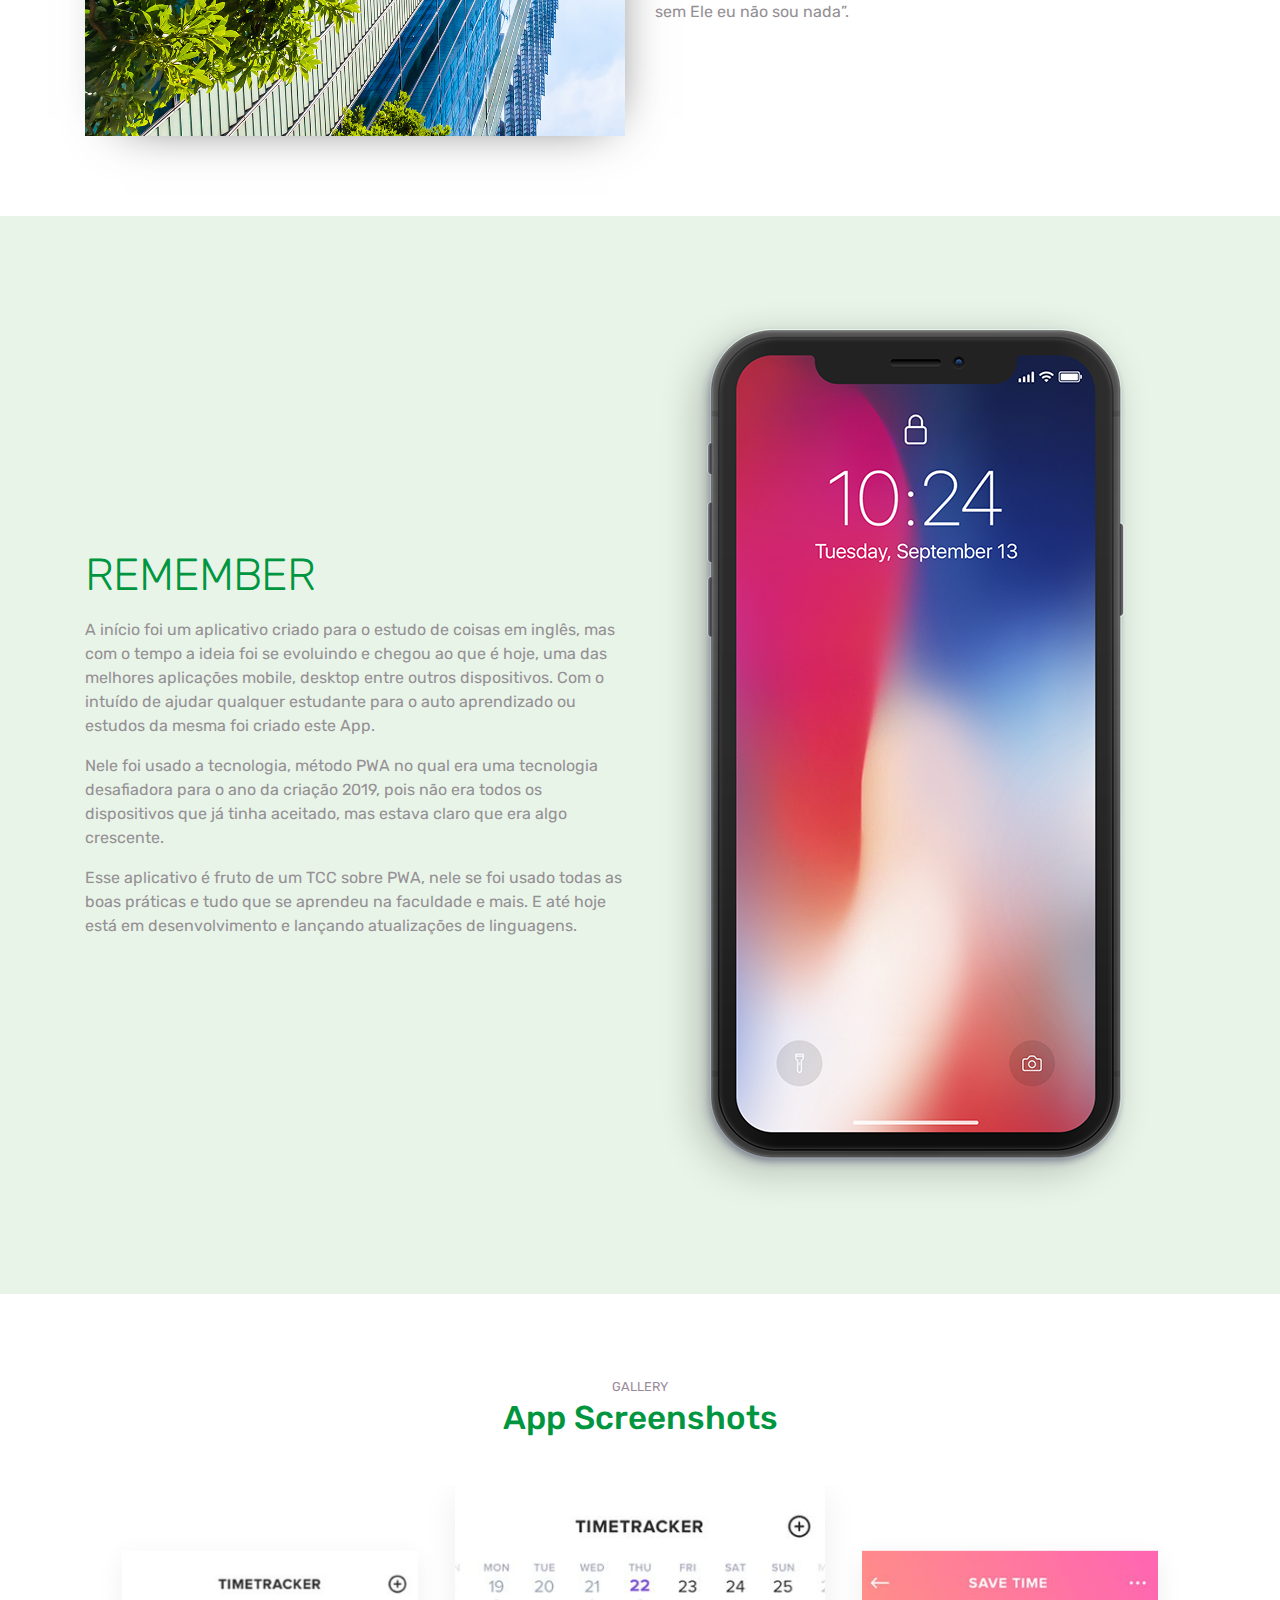
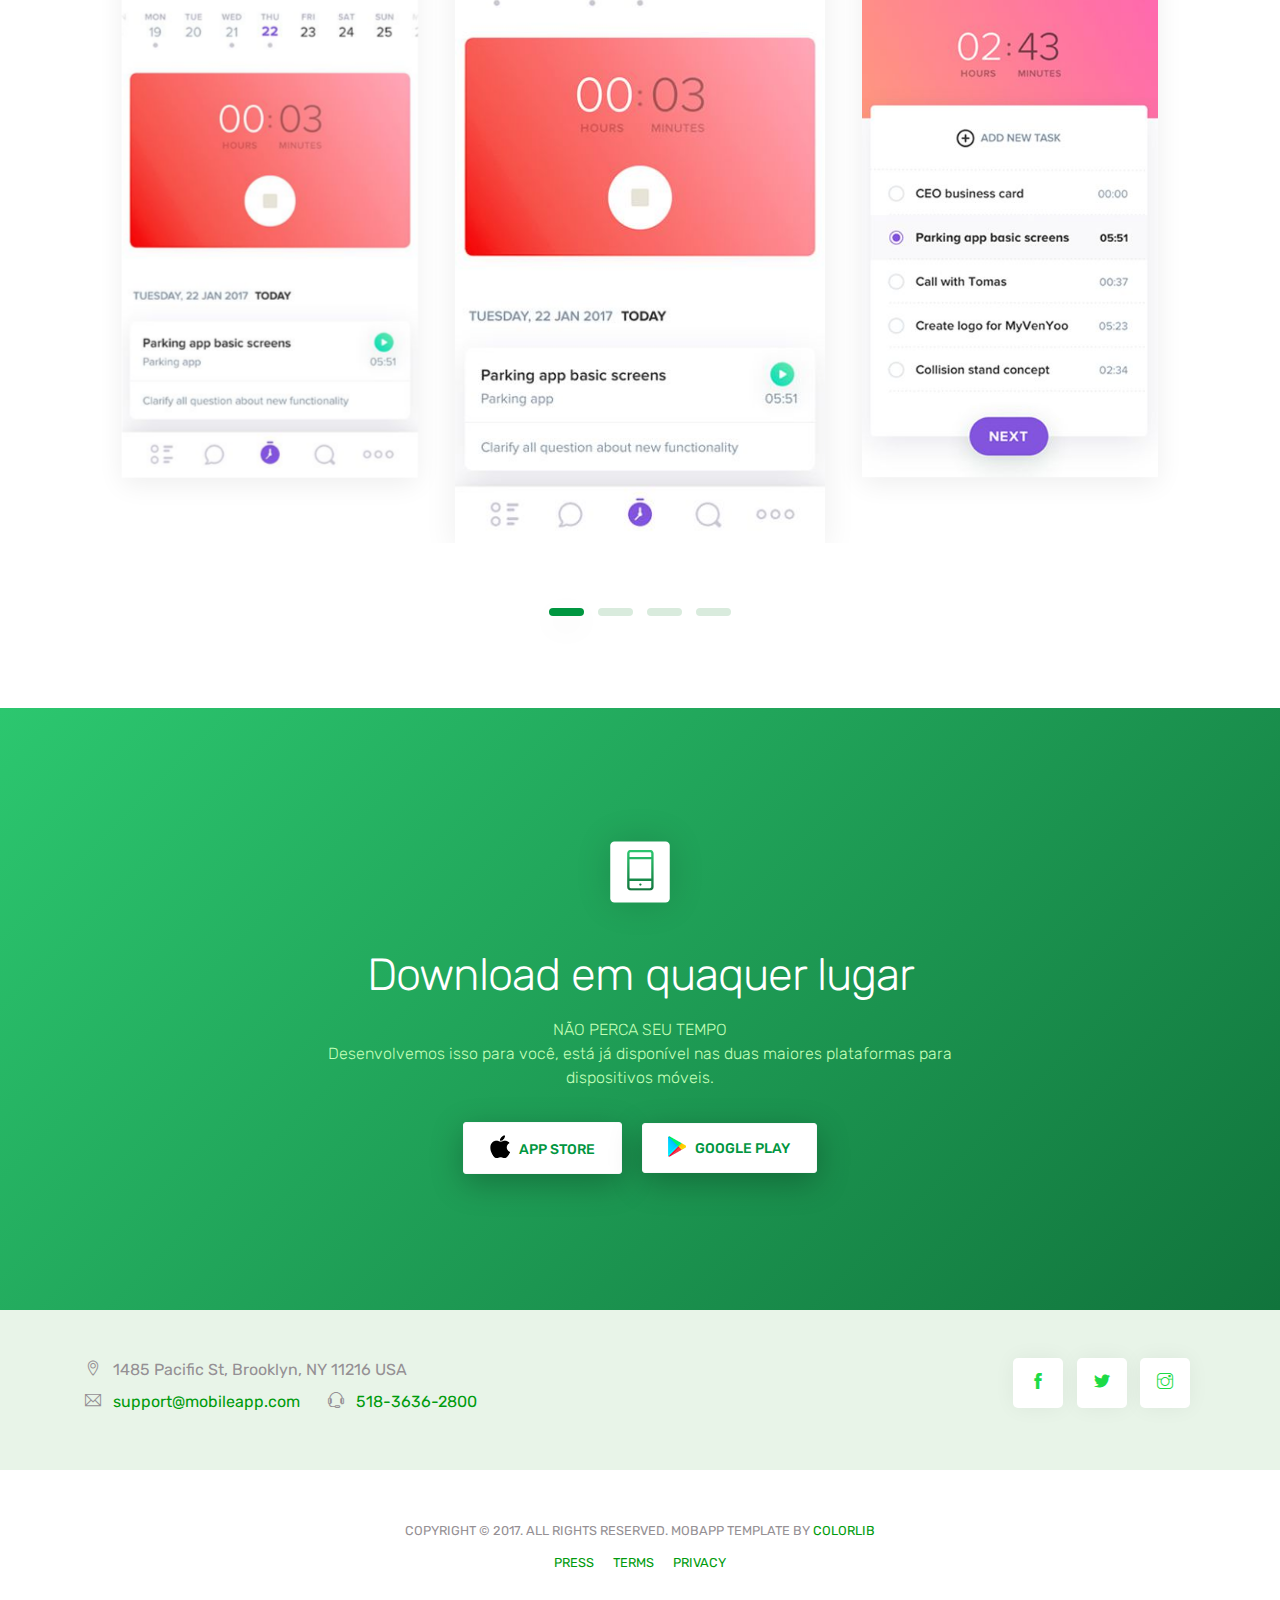
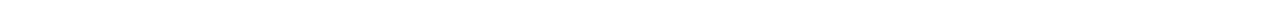
<file: page/about.html>
<!doctype html>
<html lang="pt-br">

<head>
  <title>Remmember - About</title>
  <!-- Required meta tags -->
  <meta charset="utf-8">
  <meta name="viewport" content="width=device-width, initial-scale=1, shrink-to-fit=no">
  <meta name="description" content="Remember - O novo método de estudo e aprendizado auto de data, tudo a sua organização e tempo. ">
  <meta name="keywords" content="HTML5, bootstrap, mobile, app, landing, ios, android, responsive, aprendizado, Aplicativo, auto didato">

  <meta http-equiv="X-UA-Compatible" content="ie=edge">
  <meta name="googlebot" content="all">
  <meta name="language" content="pt-br">
  <meta name="author" content="Jonathas Kranmer Silva">
  <meta name="robots" content="max-snippet:-1, max-image-preview:large, max-video-preview:-1">
  <meta property="og:locale" content="pt_BR">
  <meta property="og:type" content="website">
  <meta property="og:title" content="Remember - Aplicativo para estudar em qualquer lugar">
  <meta property="og:description"
      content="Remember - O novo método de estudo e aprendizado auto de data, tudo a sua organização e tempo.">
  <meta property="og:url" content="https://jkranmer-fatectq.github.io/Remember/">
  <meta property="og:site_name" content="Melhor App de estudo a ser lançado">
  <meta name="Jonathas Kranmer Silva">

  <!-- Compiled and minified CSS -->
  <link rel="icon" type="image/jpg" href="images/logo.svg" />
  <!-- Font -->
  <link rel="dns-prefetch" href="//fonts.googleapis.com">
  <link href="https://fonts.googleapis.com/css?family=Rubik:300,400,500" rel="stylesheet">

  <!-- Bootstrap CSS -->
  <link rel="stylesheet" href="../css/bootstrap.min.css">
  <!-- Themify Icons -->
  <link rel="stylesheet" href="../css/themify-icons.css">
  <!-- Owl carousel -->
  <link rel="stylesheet" href="../css/owl.carousel.min.css">
  <!-- Main css -->
  <link href="../css/style.css" rel="stylesheet">
  <!-- Global site tag (gtag.js) - Google Analytics -->
  <script async src="https://www.googletagmanager.com/gtag/js?id=UA-151727121-1"></script>
  <script>
    window.dataLayer = window.dataLayer || [];
    function gtag(){dataLayer.push(arguments);}
    gtag('js', new Date());

    gtag('config', 'UA-151727121-1');
  </script>

</head>

<body data-spy="scroll" data-target="#navbar" data-offset="30">

  <!-- Nav Menu -->
  <div class="nav-menu fixed-top">
    <div class="container">
      <div class="row">
        <div class="col-md-12">
          <nav class="navbar navbar-dark navbar-expand-lg">
            <a class="navbar-brand" href="index.html"><img src="../images/logo.png" width="150px" class="img-fluid" alt="logo"></a>
            <button class="navbar-toggler" type="button" data-toggle="collapse" data-target="#navbar"
              aria-controls="navbar" aria-expanded="false" aria-label="Toggle navigation"> <span
                class="navbar-toggler-icon"></span> </button>
            <div class="collapse navbar-collapse" id="navbar">
              <ul class="navbar-nav ml-auto">
                <li class="nav-item"> <a class="nav-link" href="../index.html">INÍCIO <span class="sr-only">(current)</span></a>
                </li>
                <li class="nav-item"> <a class="nav-link active" href="about.html">SOBRE</a> </li>
                <li class="nav-item"> <a class="nav-link" href="contact.html">CONTATO</a> </li>
                <li class="nav-item"> <a class="nav-link" href="blog.html">BLOG</a> </li>
                <li class="nav-item"><a href="#" class="btn btn-outline-light my-3 my-sm-0 ml-lg-3">Download</a></li>
              </ul>
            </div>
          </nav>
        </div>
      </div>
    </div>
  </div>


  <header class="bg-gradient" id="home">
    <div class="container mt-5">
      <h1>Sobre</h1>
    </div>
    <div class="img-holder mt-3"><img src="../images/iphonex.png" alt="phone" class="img-fluid"></div>
  </header>
  <div class="section light-bg">
    <div class="container">
      <div class="row">
        <div class="col-12">
          <h3>"A necessidade de relembrar é a mesma de se aprender ”</h3>
          - Pensamento do dia -
        </div>
      </div>
    </div>
  </div>


  <div class="section">

    <div class="container">
      <div class="row">
        <div class="col-md-6 ">
          <img src="../images/1080.jpg" alt="dual phone" class="img-fluid shadow">
        </div>
        <div class="col-md-6 d-flex align-items-center">
          <div>
            <div class="box-icon"><span class="ti-rocket gradient-fill ti-3x"></span></div>
            <h2>“Nome da Empresa”</h2>
            <p>
              Foi inicialmente criada dentro da faculdade  FATEC,
              por um estudante, ela se foi evoluindo e hoje está entre as
              5 melhores de empresas de desenvolvimento de dispositivos móveis para
              estudos e organizadores (aplicativos que não consegue viver sem). Ela no
              momento se encontra na pequena cidade Araraquara na qual se faz diferença mundialmente.
              Contudo não há um endereço fixo pois ela utilizado o espaços corporativos, Coworkers com parceria com a Google.
            </p>
            <p>
              Atualmente ela está com 5 anos e é também conhecida como a empresa Sabatista, pois nela aos sábados não se trabalha,
              ne se desenvolve nada. O fundador é da igreja Adventista do Sétimo dia Movimento de Reforma e este é um requisito para a empresa,
              seus funcionários e até para os métodos de divulgação. O argumento dele é
            </p>
            <p class="mb-4">
              “Aprendi isso desde criança pelos meus pais, pois eu creio que é o certo. Deus me ajudou até aqui e disso eu não quero abrir mão, pois sem Ele eu não sou nada”.
            </p>
          </div>
        </div>
      </div>

    </div>

  </div>
  <!-- // end .section -->
  <div class="section light-bg">

      <div class="container">
          <div class="row">

            <div class="col-md-6 d-flex align-items-center">
              <div>
                <h2>REMEMBER</h2>
                <p>
                  A início foi um aplicativo criado para o estudo de coisas em inglês, mas com o tempo a
                  ideia foi se evoluindo e chegou ao que é hoje, uma das melhores aplicações mobile, desktop
                  entre outros dispositivos. Com o intuído de ajudar qualquer estudante para o auto aprendizado
                  ou estudos da mesma foi criado este App.
                </p>
                <p>
                  Nele foi usado a tecnologia, método PWA no qual era uma tecnologia desafiadora para o ano
                  da criação 2019, pois não era todos os dispositivos que já tinha aceitado, mas estava claro
                  que era algo crescente.
                <p class="mb-4">
                    Esse aplicativo é fruto de um TCC sobre PWA, nele se foi usado todas as boas práticas e
                    tudo que se aprendeu na faculdade e mais. E até hoje está em desenvolvimento e lançando atualizações
                    de linguagens.
                </p>
              </div>
            </div>
            <div class="col-md-6 ">
                <img src="../images/iphonex.png" alt="dual phone" class="img-fluid">
              </div>
          </div>

        </div>

  </div>
  <!-- // end .section -->

  <div class="section">
    <div class="container">
      <div class="section-title">
        <small>GALLERY</small>
        <h3>App Screenshots</h3>
      </div>

      <div class="img-gallery owl-carousel owl-theme">
        <img src="../images/screen1.jpg" alt="image">
        <img src="../images/screen2.jpg" alt="image">
        <img src="../images/screen3.jpg" alt="image">
        <img src="../images/screen1.jpg" alt="image">
      </div>

    </div>

  </div>
  <!-- // end .section -->

  <div class="section bg-gradient">
    <div class="container">
      <div class="call-to-action">
        <div class="box-icon"><span class="ti-mobile gradient-fill ti-3x"></span></div>
        <h2>Download em quaquer lugar</h2>
        <p class="tagline">NÃO PERCA SEU TEMPO <br>
            Desenvolvemos isso para você, está já disponível nas duas maiores plataformas para dispositivos móveis. </p>
        <div class="my-4">

          <a href="#" class="btn btn-light"><img src="../images/appleicon.png" alt="icon"> App Store</a>
          <a href="#" class="btn btn-light"><img src="../images/playicon.png" alt="icon"> Google play</a>
        </div>
        </div>
    </div>

  </div>
  <!-- // end .section -->

  <div class="light-bg py-5">
    <div class="container">
      <div class="row">
        <div class="col-lg-6 text-center text-lg-left">
          <p class="mb-2"> <span class="ti-location-pin mr-2"></span> 1485 Pacific St, Brooklyn, NY 11216 USA</p>
          <div class=" d-block d-sm-inline-block">
            <p class="mb-2">
              <span class="ti-email mr-2"></span> <a class="mr-4"
                href="mailto:support@mobileapp.com">support@mobileapp.com</a>
            </p>
          </div>
          <div class="d-block d-sm-inline-block">
            <p class="mb-0">
              <span class="ti-headphone-alt mr-2"></span> <a href="tel:51836362800">518-3636-2800</a>
            </p>
          </div>

        </div>
        <div class="col-lg-6">
          <div class="social-icons">
            <a href="#"><span class="ti-facebook"></span></a>
            <a href="#"><span class="ti-twitter-alt"></span></a>
            <a href="#"><span class="ti-instagram"></span></a>
          </div>
        </div>
      </div>

    </div>

  </div>
  <!-- // end .section -->
  <footer class="my-5 text-center">
    <!-- Copyright removal is not prohibited! -->
    <p class="mb-2"><small>COPYRIGHT © 2017. ALL RIGHTS RESERVED. MOBAPP TEMPLATE BY <a
          href="https://colorlib.com">COLORLIB</a></small></p>

    <small>
      <a href="#" class="m-2">PRESS</a>
      <a href="#" class="m-2">TERMS</a>
      <a href="#" class="m-2">PRIVACY</a>
    </small>
  </footer>

  <!-- jQuery and Bootstrap -->
  <script src="../js/jquery-3.2.1.min.js"></script>
  <script src="../js/bootstrap.bundle.min.js"></script>
  <!-- Plugins JS -->
  <script src="../js/owl.carousel.min.js"></script>
  <!-- Custom JS -->
  <script src="../js/script.js"></script>

</body>

</html>
</file>
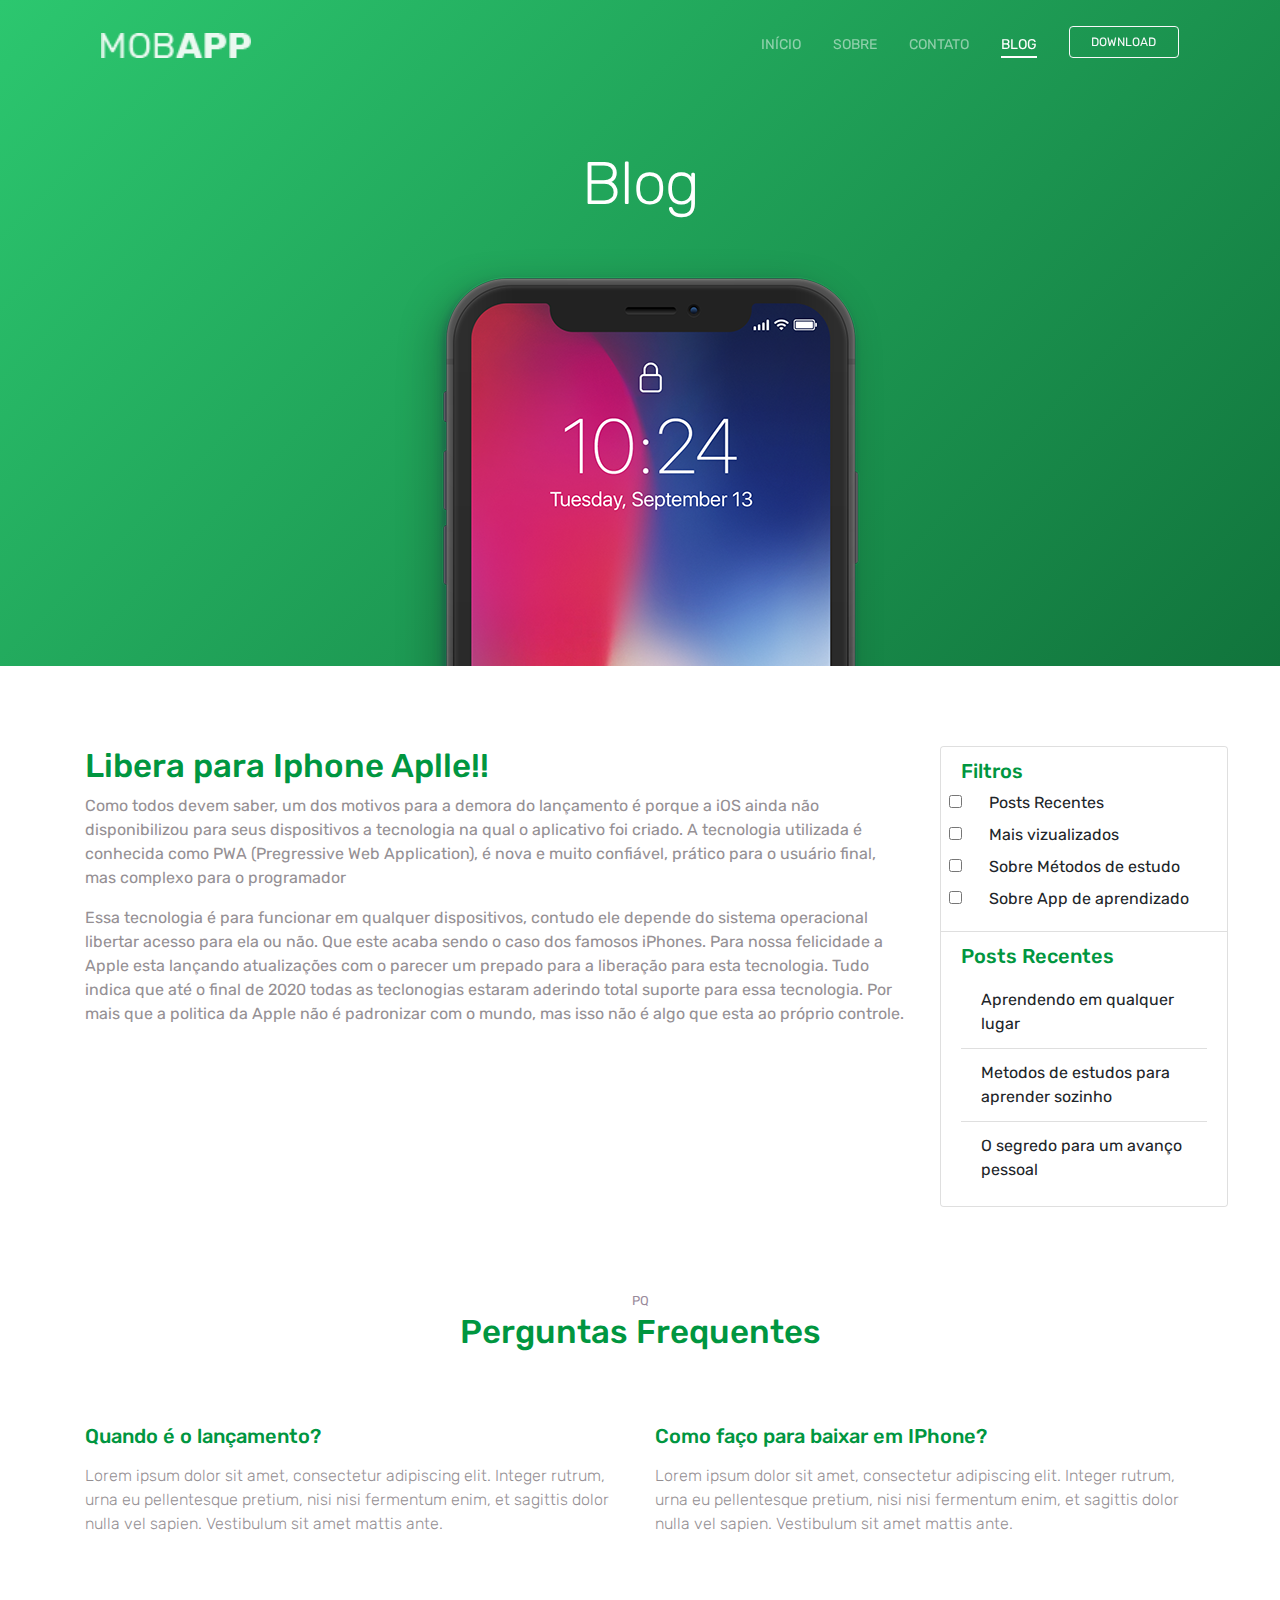
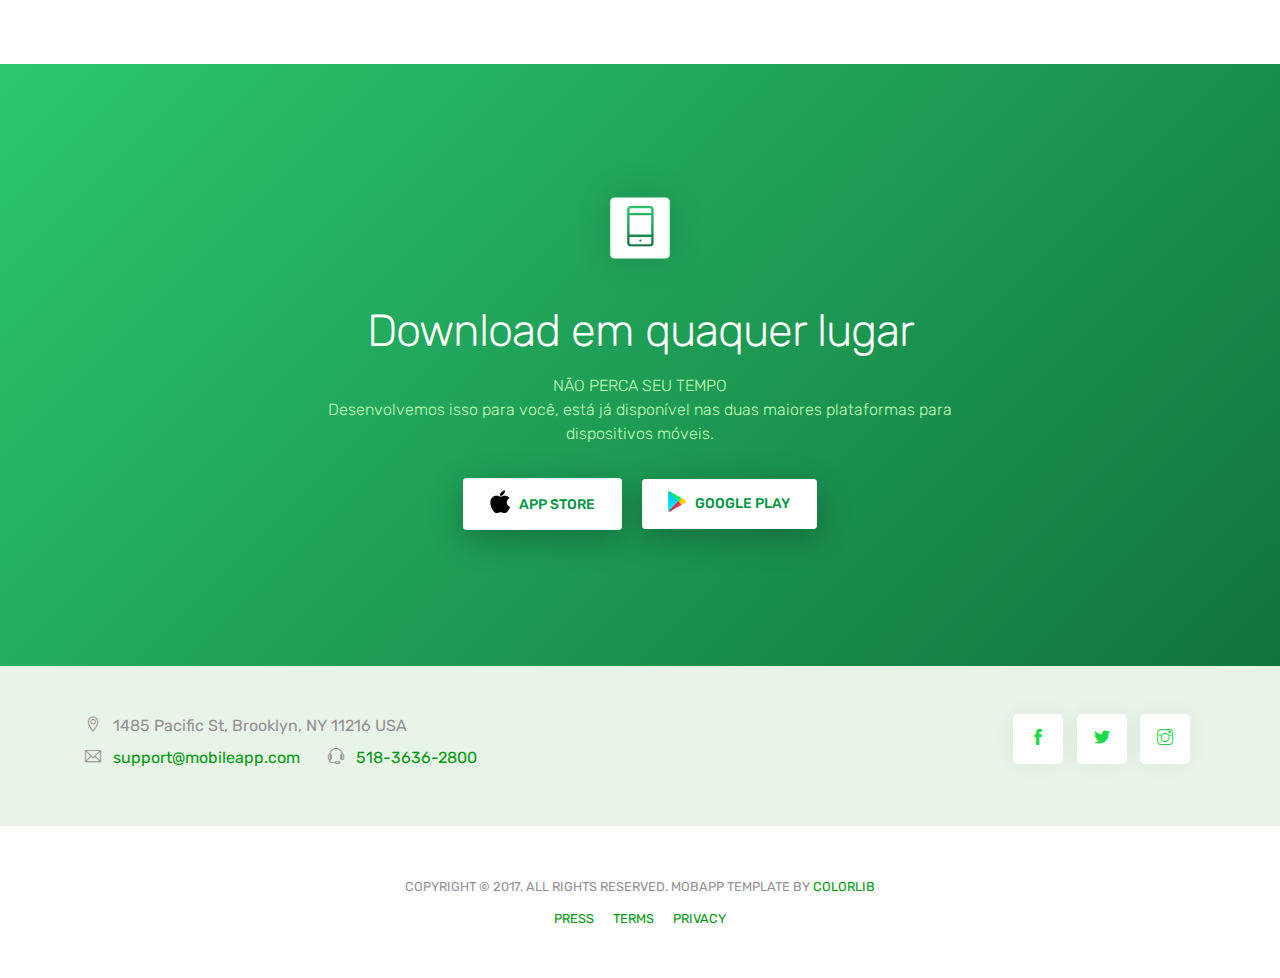
<file: page/blog.html>
<!doctype html>
<html lang="pt-br">

<head>
  <title>Remmember - Blog</title>
  <!-- Required meta tags -->
  <meta charset="utf-8">
  <meta name="viewport" content="width=device-width, initial-scale=1, shrink-to-fit=no">
  <meta name="description" content="Remember - O novo método de estudo e aprendizado auto de data, tudo a sua organização e tempo. ">
  <meta name="keywords" content="HTML5, bootstrap, mobile, app, landing, ios, android, responsive, aprendizado, Aplicativo, auto didato">
  <meta http-equiv="X-UA-Compatible" content="ie=edge">
  <meta name="googlebot" content="all">
  <meta name="language" content="pt-br">
  <meta name="author" content="Jonathas Kranmer Silva">
  <meta name="robots" content="max-snippet:-1, max-image-preview:large, max-video-preview:-1">
  <meta property="og:locale" content="pt_BR">
  <meta property="og:type" content="website">
  <meta property="og:title" content="Remember - Aplicativo para estudar em qualquer lugar">
  <meta property="og:description"
      content="Remember - O novo método de estudo e aprendizado auto de data, tudo a sua organização e tempo.">
  <meta property="og:url" content="https://jkranmer-fatectq.github.io/Remember/">
  <meta property="og:site_name" content="Melhor App de estudo a ser lançado">
  <meta name="Jonathas Kranmer Silva">

  <!-- Compiled and minified CSS -->
  <link rel="icon" type="image/jpg" href="images/logo.svg" />
  <!-- Font -->
  <link rel="dns-prefetch" href="//fonts.googleapis.com">
  <link href="https://fonts.googleapis.com/css?family=Rubik:300,400,500" rel="stylesheet">

  <!-- Bootstrap CSS -->
  <link rel="stylesheet" href="../css/bootstrap.min.css">
  <!-- Themify Icons -->
  <link rel="stylesheet" href="../css/themify-icons.css">
  <!-- Owl carousel -->
  <link rel="stylesheet" href="../css/owl.carousel.min.css">
  <!-- Main css -->
  <link href="../css/style.css" rel="stylesheet">
  <!-- Global site tag (gtag.js) - Google Analytics -->
  <script async src="https://www.googletagmanager.com/gtag/js?id=UA-151727121-1"></script>
  <script>
    window.dataLayer = window.dataLayer || [];
    function gtag(){dataLayer.push(arguments);}
    gtag('js', new Date());

    gtag('config', 'UA-151727121-1');
  </script>

</head>

<body data-spy="scroll" data-target="#navbar" data-offset="30">

  <!-- Nav Menu -->

  <div class="nav-menu fixed-top">
    <div class="container">
      <div class="row">
        <div class="col-md-12">
          <nav class="navbar navbar-dark navbar-expand-lg">
            <a class="navbar-brand" href="index.html"><img src="../images/logo.png" width="150px" class="img-fluid"
                alt="logo"></a>
            <div class="collapse navbar-collapse" id="navbar">
              <ul class="navbar-nav ml-auto">
                <li class="nav-item"> <a class="nav-link" href="../index.html">INÍCIO <span
                      class="sr-only">(current)</span></a>
                </li>
                <li class="nav-item"> <a class="nav-link " href="about.html">SOBRE</a> </li>
                <li class="nav-item"> <a class="nav-link " href="contact.html">CONTATO</a> </li>
                <li class="nav-item"> <a class="nav-link active" href="blog.html">BLOG</a> </li>
                <li class="nav-item"><a href="#" class="btn btn-outline-light my-3 my-sm-0 ml-lg-3">Download</a></li>
              </ul>
            </div>
          </nav>
        </div>
      </div>
    </div>
  </div>


  <header class="bg-gradient" id="home">
    <div class="container mt-5">
      <h1>Blog</h1>
    </div>
    <div class="img-holder mt-3"><img src="../images/iphonex.png" alt="phone" class="img-fluid"></div>
  </header>

  <div class="section">

    <div class="container">
      <div class="row">
        <div class="col-9">
          <h3>Libera para Iphone Aplle!!</h3>
          <p>
            Como todos devem saber, um dos motivos para a demora do lançamento é porque a iOS ainda não disponibilizou
            para seus dispositivos a tecnologia na qual o aplicativo foi criado.
            A tecnologia utilizada é conhecida como PWA (Pregressive Web Application), é nova e muito confiável, prático
            para o usuário final, mas complexo para o programador
          </p>
          <p>
            Essa tecnologia é para funcionar em qualquer dispositivos, contudo ele depende do sistema operacional libertar
            acesso para ela ou não.
            Que este acaba sendo o caso dos famosos iPhones.
            Para nossa felicidade a Apple esta lançando atualizações com o parecer um prepado para a liberação para esta tecnologia.
            Tudo indica que até o final de 2020 todas as teclonogias estaram aderindo total suporte para essa tecnologia. Por mais que a
            politica da Apple não é padronizar com o mundo, mas isso não é algo que esta ao próprio controle.
          </p>
        </div>
        <div class="col-3">
          <div class="card" style="width: 18rem;">
            <ul class="list-group list-group-flush">
              <li class="list-group-item">
                <h4>Filtros</h4>
                <div class="form-group form-check ml-2">
                  <input type="checkbox" class="form-check-input" id="check1">
                  <label class="form-check-label" for="check1">Posts Recentes</label>
                </div>
                <div class="form-group form-check ml-2">
                  <input type="checkbox" class="form-check-input" id="check2">
                  <label class="form-check-label" for="check2">Mais vizualizados</label>
                </div>
                <div class="form-group form-check ml-2">
                  <input type="checkbox" class="form-check-input" id="check3">
                  <label class="form-check-label" for="check3">Sobre Métodos de estudo</label>
                </div>
                <div class="form-group form-check ml-2">
                  <input type="checkbox" class="form-check-input" id="check4">
                  <label class="form-check-label" for="check4">Sobre App de aprendizado</label>
                </div>
              </li>
              <li class="list-group-item">
                <h4>Posts Recentes</h4>
                <ul class="list-group list-group-flush">
                  <li class="list-group-item">Aprendendo em qualquer lugar</li>
                  <li class="list-group-item">Metodos de estudos para aprender sozinho</li>
                  <li class="list-group-item">O segredo para um avanço pessoal</li>
                </ul>
              </li>
            </ul>
          </div>
        </div>
      </div>
      <div class="row">
        <div class="col-12">

        </div>
      </div>
    </div>

  </div>
  <!-- // end .section -->

  <div class="section pt-0">
    <div class="container">
      <div class="section-title">
        <small>PQ</small>
        <h3>Perguntas Frequentes</h3>
      </div>

      <div class="row pt-4">
        <div class="col-md-6">
          <h4 class="mb-3">Quando é o lançamento?</h4>
          <p class="light-font mb-5">Lorem ipsum dolor sit amet, consectetur adipiscing elit. Integer rutrum,
            urna eu pellentesque pretium, nisi nisi fermentum enim, et sagittis dolor nulla vel sapien.
            Vestibulum sit amet mattis ante. </p>
        </div>
        <div class="col-md-6">
          <h4 class="mb-3">Como faço para baixar em IPhone?</h4>
          <p class="light-font mb-5">Lorem ipsum dolor sit amet, consectetur adipiscing elit. Integer rutrum,
            urna eu pellentesque pretium, nisi nisi fermentum enim, et sagittis dolor nulla vel sapien.
            Vestibulum sit amet mattis ante. </p>

        </div>
      </div>
    </div>

  </div>
  <!-- // end .section -->
  <div class="section bg-gradient">
    <div class="container">
      <div class="call-to-action">
        <div class="box-icon"><span class="ti-mobile gradient-fill ti-3x"></span></div>
        <h2>Download em quaquer lugar</h2>
        <p class="tagline">NÃO PERCA SEU TEMPO <br>
          Desenvolvemos isso para você, está já disponível nas duas maiores plataformas para dispositivos
          móveis. </p>
        <div class="my-4">

          <a href="#" class="btn btn-light"><img src="../images/appleicon.png" alt="icon"> App Store</a>
          <a href="#" class="btn btn-light"><img src="../images/playicon.png" alt="icon"> Google play</a>
        </div>
      </div>
    </div>

  </div>

  <div class="light-bg py-5" id="contact">
    <div class="container">
      <div class="row">
        <div class="col-lg-6 text-center text-lg-left">
          <p class="mb-2"> <span class="ti-location-pin mr-2"></span> 1485 Pacific St, Brooklyn, NY 11216 USA
          </p>
          <div class=" d-block d-sm-inline-block">
            <p class="mb-2">
              <span class="ti-email mr-2"></span> <a class="mr-4"
                href="mailto:support@mobileapp.com">support@mobileapp.com</a>
            </p>
          </div>
          <div class="d-block d-sm-inline-block">
            <p class="mb-0">
              <span class="ti-headphone-alt mr-2"></span> <a href="tel:51836362800">518-3636-2800</a>
            </p>
          </div>

        </div>
        <div class="col-lg-6">
          <div class="social-icons">
            <a href="#"><span class="ti-facebook"></span></a>
            <a href="#"><span class="ti-twitter-alt"></span></a>
            <a href="#"><span class="ti-instagram"></span></a>
          </div>
        </div>
      </div>

    </div>

  </div>
  <!-- // end .section -->
  <footer class="my-5 text-center">
    <!-- Copyright removal is not prohibited! -->
    <p class="mb-2"><small>COPYRIGHT © 2017. ALL RIGHTS RESERVED. MOBAPP TEMPLATE BY <a
          href="https://colorlib.com">COLORLIB</a></small></p>

    <small>
      <a href="#" class="m-2">PRESS</a>
      <a href="#" class="m-2">TERMS</a>
      <a href="#" class="m-2">PRIVACY</a>
    </small>
  </footer>

  <!-- jQuery and Bootstrap -->
  <script src="../js/jquery-3.2.1.min.js"></script>
  <script src="../js/bootstrap.bundle.min.js"></script>
  <!-- Plugins JS -->
  <script src="../js/owl.carousel.min.js"></script>
  <!-- Custom JS -->
  <script src="../js/script.js"></script>

</body>

</html>
</file>
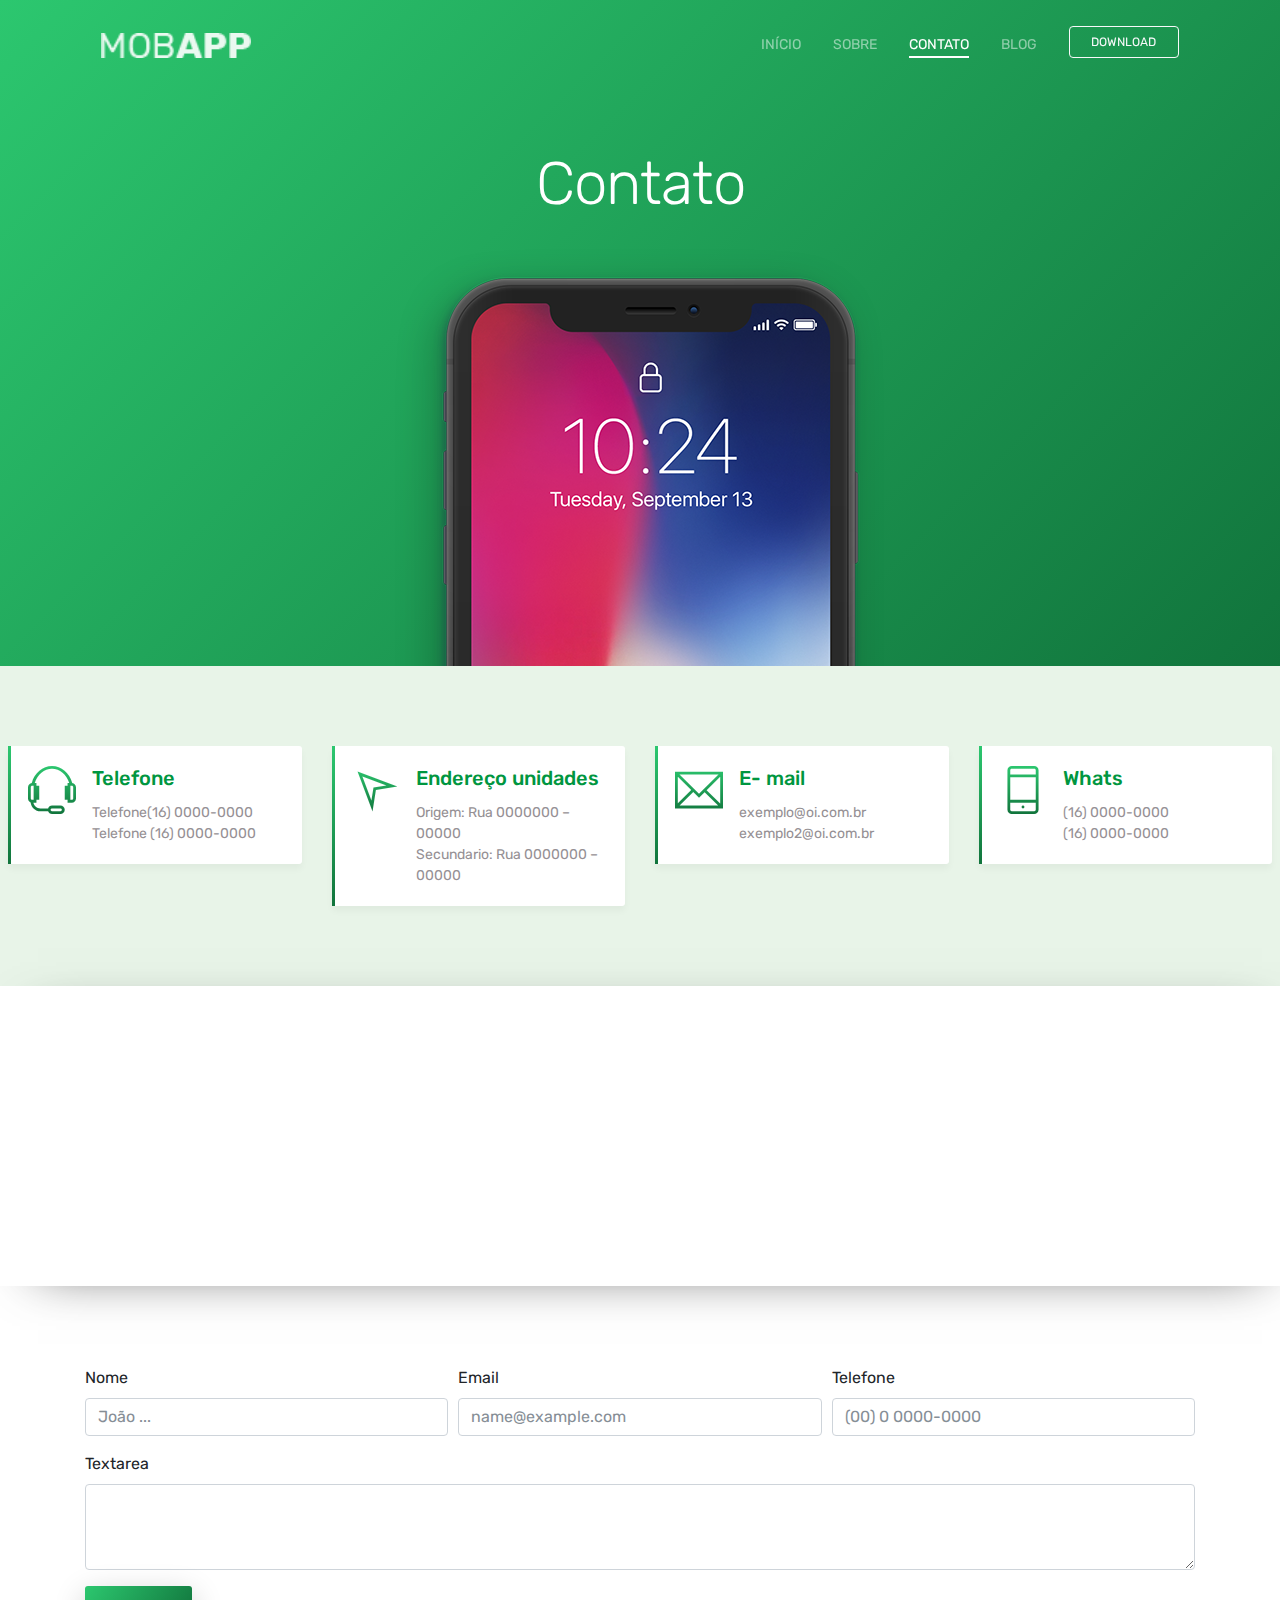
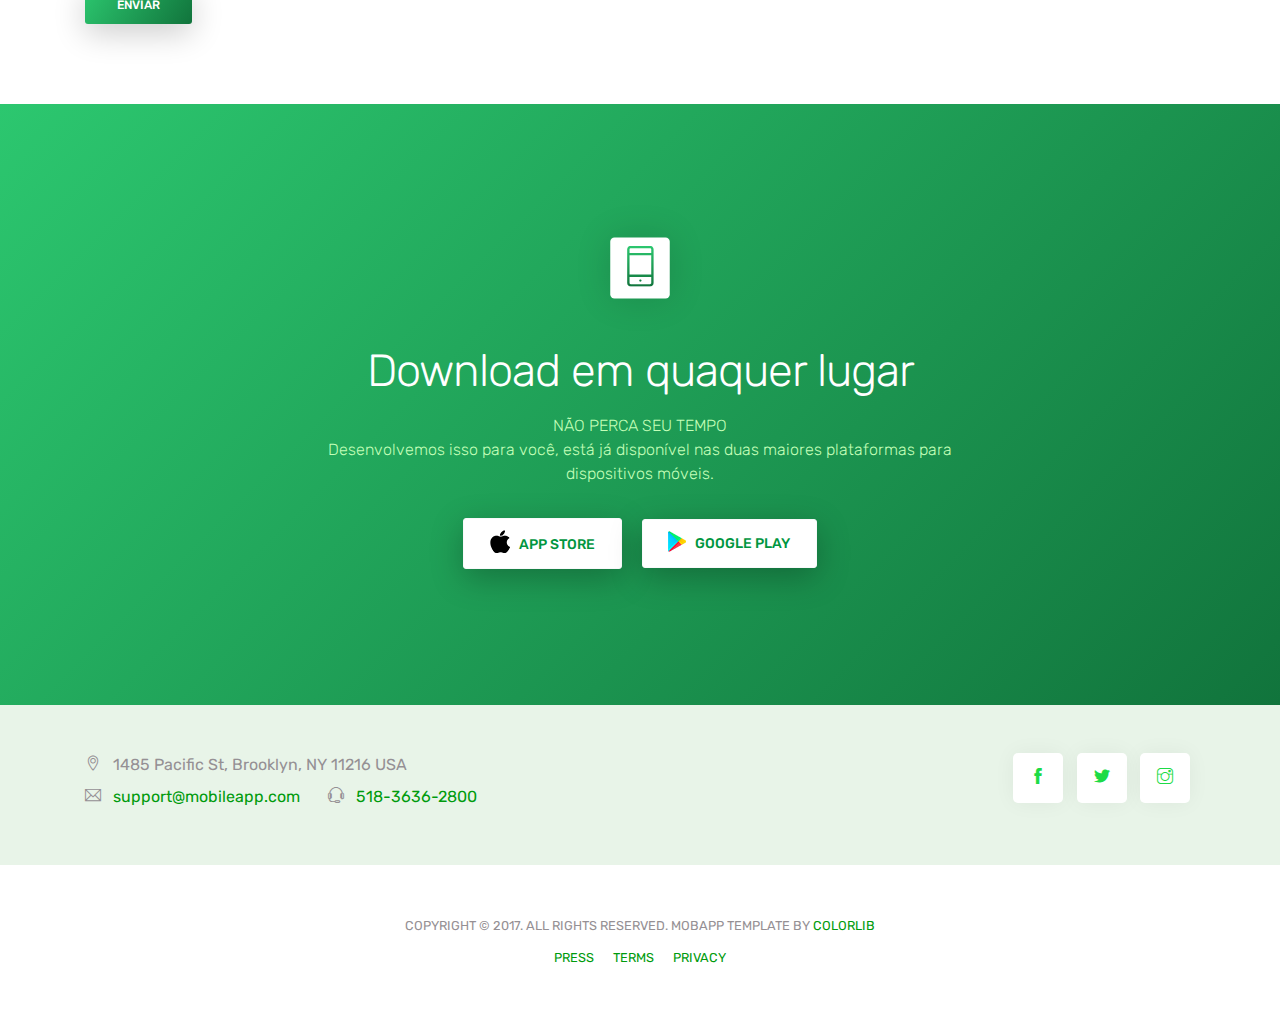
<file: page/contact.html>
<!doctype html>
<html lang="pt-br">

<head>
  <title>Remmember - Contact</title>
  <!-- Required meta tags -->
  <meta charset="utf-8">
  <meta name="viewport" content="width=device-width, initial-scale=1, shrink-to-fit=no">
  <meta name="description" content="Remember - O novo método de estudo e aprendizado auto de data, tudo a sua organização e tempo. ">
  <meta name="keywords" content="HTML5, bootstrap, mobile, app, landing, ios, android, responsive, aprendizado, Aplicativo, auto didato">

  <meta http-equiv="X-UA-Compatible" content="ie=edge">
  <meta name="googlebot" content="all">
  <meta name="language" content="pt-br">
  <meta name="author" content="Jonathas Kranmer Silva">
  <meta name="robots" content="max-snippet:-1, max-image-preview:large, max-video-preview:-1">
  <meta property="og:locale" content="pt_BR">
  <meta property="og:type" content="website">
  <meta property="og:title" content="Remember - Aplicativo para estudar em qualquer lugar">
  <meta property="og:description"
      content="Remember - O novo método de estudo e aprendizado auto de data, tudo a sua organização e tempo.">
  <meta property="og:url" content="https://jkranmer-fatectq.github.io/Remember/">
  <meta property="og:site_name" content="Melhor App de estudo a ser lançado">
  <meta name="Jonathas Kranmer Silva">

  <!-- Compiled and minified CSS -->
  <link rel="icon" type="image/jpg" href="images/logo.svg" />
  <!-- Font -->
  <link rel="dns-prefetch" href="//fonts.googleapis.com">
  <link href="https://fonts.googleapis.com/css?family=Rubik:300,400,500" rel="stylesheet">

  <!-- Bootstrap CSS -->
  <link rel="stylesheet" href="../css/bootstrap.min.css">
  <!-- Themify Icons -->
  <link rel="stylesheet" href="../css/themify-icons.css">
  <!-- Owl carousel -->
  <link rel="stylesheet" href="../css/owl.carousel.min.css">
  <!-- Main css -->
  <link href="../css/style.css" rel="stylesheet"><!-- Global site tag (gtag.js) - Google Analytics -->
  <script async src="https://www.googletagmanager.com/gtag/js?id=UA-151727121-1"></script>
  <script>
    window.dataLayer = window.dataLayer || [];
    function gtag(){dataLayer.push(arguments);}
    gtag('js', new Date());

    gtag('config', 'UA-151727121-1');
  </script>

</head>

<body data-spy="scroll" data-target="#navbar" data-offset="30">

  <!-- Nav Menu -->

  <div class="nav-menu fixed-top">
    <div class="container">
      <div class="row">
        <div class="col-md-12">
          <nav class="navbar navbar-dark navbar-expand-lg">
            <a class="navbar-brand" href="index.html"><img src="../images/logo.png" width="150px" class="img-fluid" alt="logo"></a>
            <button class="navbar-toggler" type="button" data-toggle="collapse" data-target="#navbar"
              aria-controls="navbar" aria-expanded="false" aria-label="Toggle navigation"> <span
                class="navbar-toggler-icon"></span> </button>
            <div class="collapse navbar-collapse" id="navbar">
              <ul class="navbar-nav ml-auto">
                  <li class="nav-item"> <a class="nav-link" href="../index.html">INÍCIO <span class="sr-only">(current)</span></a>
                  </li>
                  <li class="nav-item"> <a class="nav-link " href="about.html">SOBRE</a> </li>
                  <li class="nav-item"> <a class="nav-link active" href="contact.html">CONTATO</a> </li>
                  <li class="nav-item"> <a class="nav-link" href="blog.html">BLOG</a> </li>
                  <li class="nav-item"><a href="#" class="btn btn-outline-light my-3 my-sm-0 ml-lg-3">Download</a></li>
              </ul>
            </div>
          </nav>
        </div>
      </div>
    </div>
  </div>


  <header class="bg-gradient" id="home">
    <div class="container mt-5">
      <h1>Contato</h1>
    </div>
    <div class="img-holder mt-3"><img src="../images/iphonex.png" alt="phone" class="img-fluid"></div>
  </header>
  <div class="section light-bg" id="features">
    <div class="container-fluid pl-2 pr-2">
      <div class="row">
        <div class="col-12 col-lg-3">
          <div class="card features">
            <div class="card-body">
              <div class="media">
                <span class="ti-headphone-alt gradient-fill ti-3x mr-3"></span>
                <div class="media-body">
                    <h4 class="card-title">Telefone</h4>
                    <p class="card-text">
                        Telefone(16) 0000-0000<br>
                        Telefone (16) 0000-0000
                      </p>
                </div>
              </div>
            </div>
          </div>
        </div>
        <div class="col-12 col-lg-3">
          <div class="card features">
            <div class="card-body">
              <div class="media">
                <span class="ti-location-arrow gradient-fill ti-3x mr-3"></span>
                <div class="media-body">
                  <h4 class="card-title">Endereço unidades</h4>
                  <p class="card-text">
                      Origem: Rua 0000000 – 00000<br>
                      Secundario: Rua 0000000 – 00000
                  </p>
                </div>
              </div>
            </div>
          </div>
        </div>
        <div class="col-12 col-lg-3">
          <div class="card features">
            <div class="card-body">
              <div class="media">
                <span class="ti-email gradient-fill ti-3x mr-3"></span>
                <div class="media-body">
                  <h4 class="card-title">E- mail</h4>
                  <p class="card-text">
                      exemplo@oi.com.br
                      <br>
                      exemplo2@oi.com.br
                  </p>
                </div>
              </div>
            </div>
          </div>
        </div>
        <div class="col-12 col-lg-3">
            <div class="card features">
              <div class="card-body">
                <div class="media">
                  <span class="ti-mobile gradient-fill ti-3x mr-3"></span>
                  <div class="media-body">
                    <h4 class="card-title">Whats</h4>
                    <p class="card-text">
                        (16) 0000-0000
                        <br>
                        (16) 0000-0000
                    </p>
                  </div>
                </div>
              </div>
            </div>
          </div>
      </div>

    </div>



  </div>
  <!-- // end .section -->
  <div class="">

    <div class="container-fluid shadow">
      <div class="row ">
            <iframe
              src="https://www.google.com/maps/embed?pb=!1m18!1m12!1m3!1d3705.2858869425095!2d-48.17362428505453!3d-21.76919378560198!2m3!1f0!2f0!3f0!3m2!1i1024!2i768!4f13.1!3m3!1m2!1s0x94b8f145d8b76f2d%3A0xc9773ff02d71a401!2sR.%20Napole%C3%A3o%20Selmi%20Dei%2C%20211%20-%20Vila%20Harmonia%2C%20Araraquara%20-%20SP%2C%2014802-500%2C%20Brasil!5e0!3m2!1spt-BR!2suk!4v1573126349056!5m2!1spt-BR!2suk"
              width="100%"
              height="300px"
              frameborder="0"
              style="border:0;"
              allowfullscreen=""
              >
            </iframe>
    </div>

  </div>
  <div class="section">
    <div class="container">
      <div class="row">
        <div class="col-12">
          <form>
              <div class="form-group">
                <div class="form-row">
                  <div class="col">
                    <label for="name">Nome</label>
                    <input type="text" class="form-control" id="name" placeholder="João ...">
                  </div>
                  <div class="col">
                    <label for="email">Email</label>
                    <input type="email" class="form-control" id="email" placeholder="name@example.com">
                  </div>
                  <div class="col">
                    <label for="phone">Telefone</label>
                    <input type="phone" class="form-control" id="phone" placeholder="(00) 0 0000-0000">
                  </div>
                </div>

              </div>
              <div class="form-group">
                <label for="textarea">Textarea</label>
                <textarea class="form-control" id="textarea" rows="3"></textarea>
              </div>
              <button type="submit" class="btn btn-primary">Enviar</button>
            </form>
        </div>
      </div>
    </div>
  </div>
  <div class="section bg-gradient">
      <div class="container">
        <div class="call-to-action">
          <div class="box-icon"><span class="ti-mobile gradient-fill ti-3x"></span></div>
          <h2>Download em quaquer lugar</h2>
          <p class="tagline">NÃO PERCA SEU TEMPO <br>
              Desenvolvemos isso para você, está já disponível nas duas maiores plataformas para dispositivos móveis. </p>
          <div class="my-4">

            <a href="#" class="btn btn-light"><img src="../images/appleicon.png" alt="icon"> App Store</a>
            <a href="#" class="btn btn-light"><img src="../images/playicon.png" alt="icon"> Google play</a>
          </div>
          </div>
      </div>

  </div>
  <!-- // end .section -->

  <div class="light-bg py-5" id="contact">
    <div class="container">
      <div class="row">
        <div class="col-lg-6 text-center text-lg-left">
          <p class="mb-2"> <span class="ti-location-pin mr-2"></span> 1485 Pacific St, Brooklyn, NY 11216 USA</p>
          <div class=" d-block d-sm-inline-block">
            <p class="mb-2">
              <span class="ti-email mr-2"></span> <a class="mr-4"
                href="mailto:support@mobileapp.com">support@mobileapp.com</a>
            </p>
          </div>
          <div class="d-block d-sm-inline-block">
            <p class="mb-0">
              <span class="ti-headphone-alt mr-2"></span> <a href="tel:51836362800">518-3636-2800</a>
            </p>
          </div>

        </div>
        <div class="col-lg-6">
          <div class="social-icons">
            <a href="#"><span class="ti-facebook"></span></a>
            <a href="#"><span class="ti-twitter-alt"></span></a>
            <a href="#"><span class="ti-instagram"></span></a>
          </div>
        </div>
      </div>

    </div>

  </div>
  <!-- // end .section -->
  <footer class="my-5 text-center">
    <!-- Copyright removal is not prohibited! -->
    <p class="mb-2"><small>COPYRIGHT © 2017. ALL RIGHTS RESERVED. MOBAPP TEMPLATE BY <a
          href="https://colorlib.com">COLORLIB</a></small></p>

    <small>
      <a href="#" class="m-2">PRESS</a>
      <a href="#" class="m-2">TERMS</a>
      <a href="#" class="m-2">PRIVACY</a>
    </small>
  </footer>

  <!-- jQuery and Bootstrap -->
  <script src="../js/jquery-3.2.1.min.js"></script>
  <script src="../js/bootstrap.bundle.min.js"></script>
  <!-- Plugins JS -->
  <script src="../js/owl.carousel.min.js"></script>
  <!-- Custom JS -->
  <script src="../js/script.js"></script>

</body>

</html>
</file>
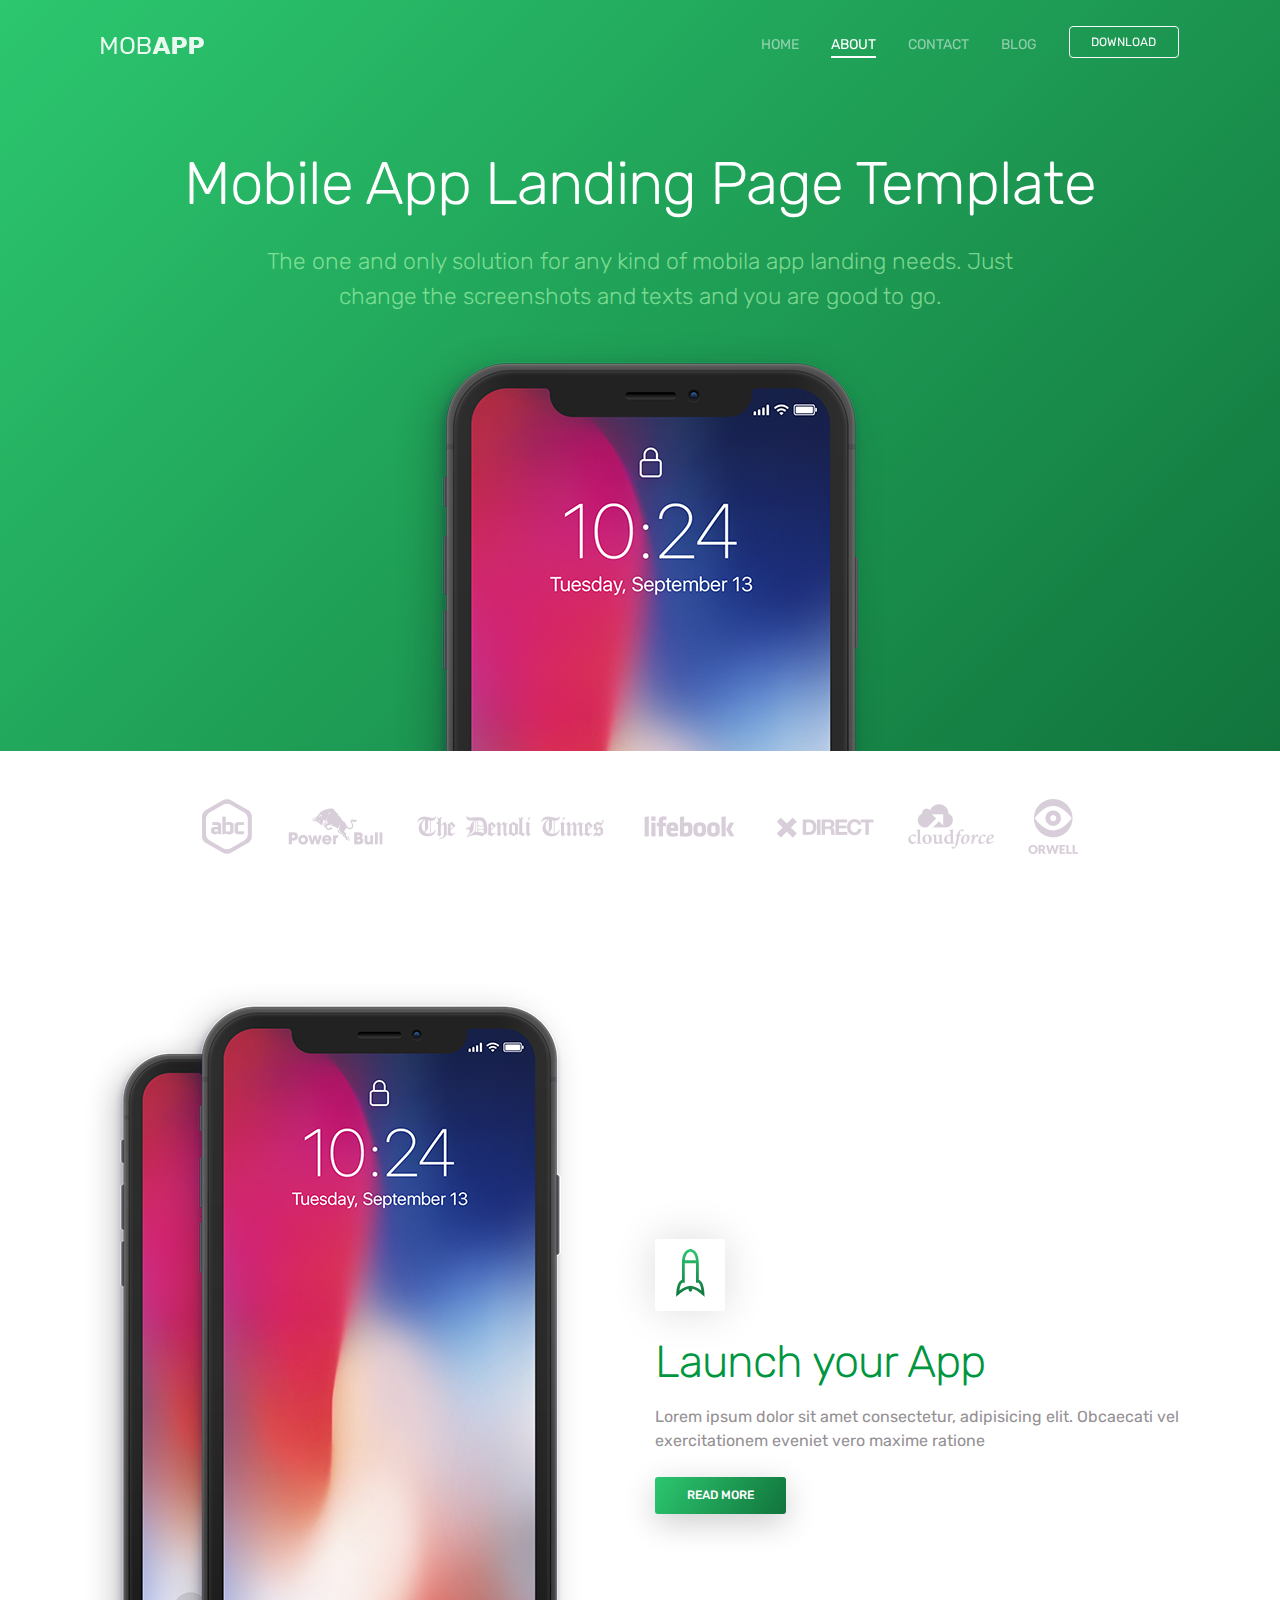
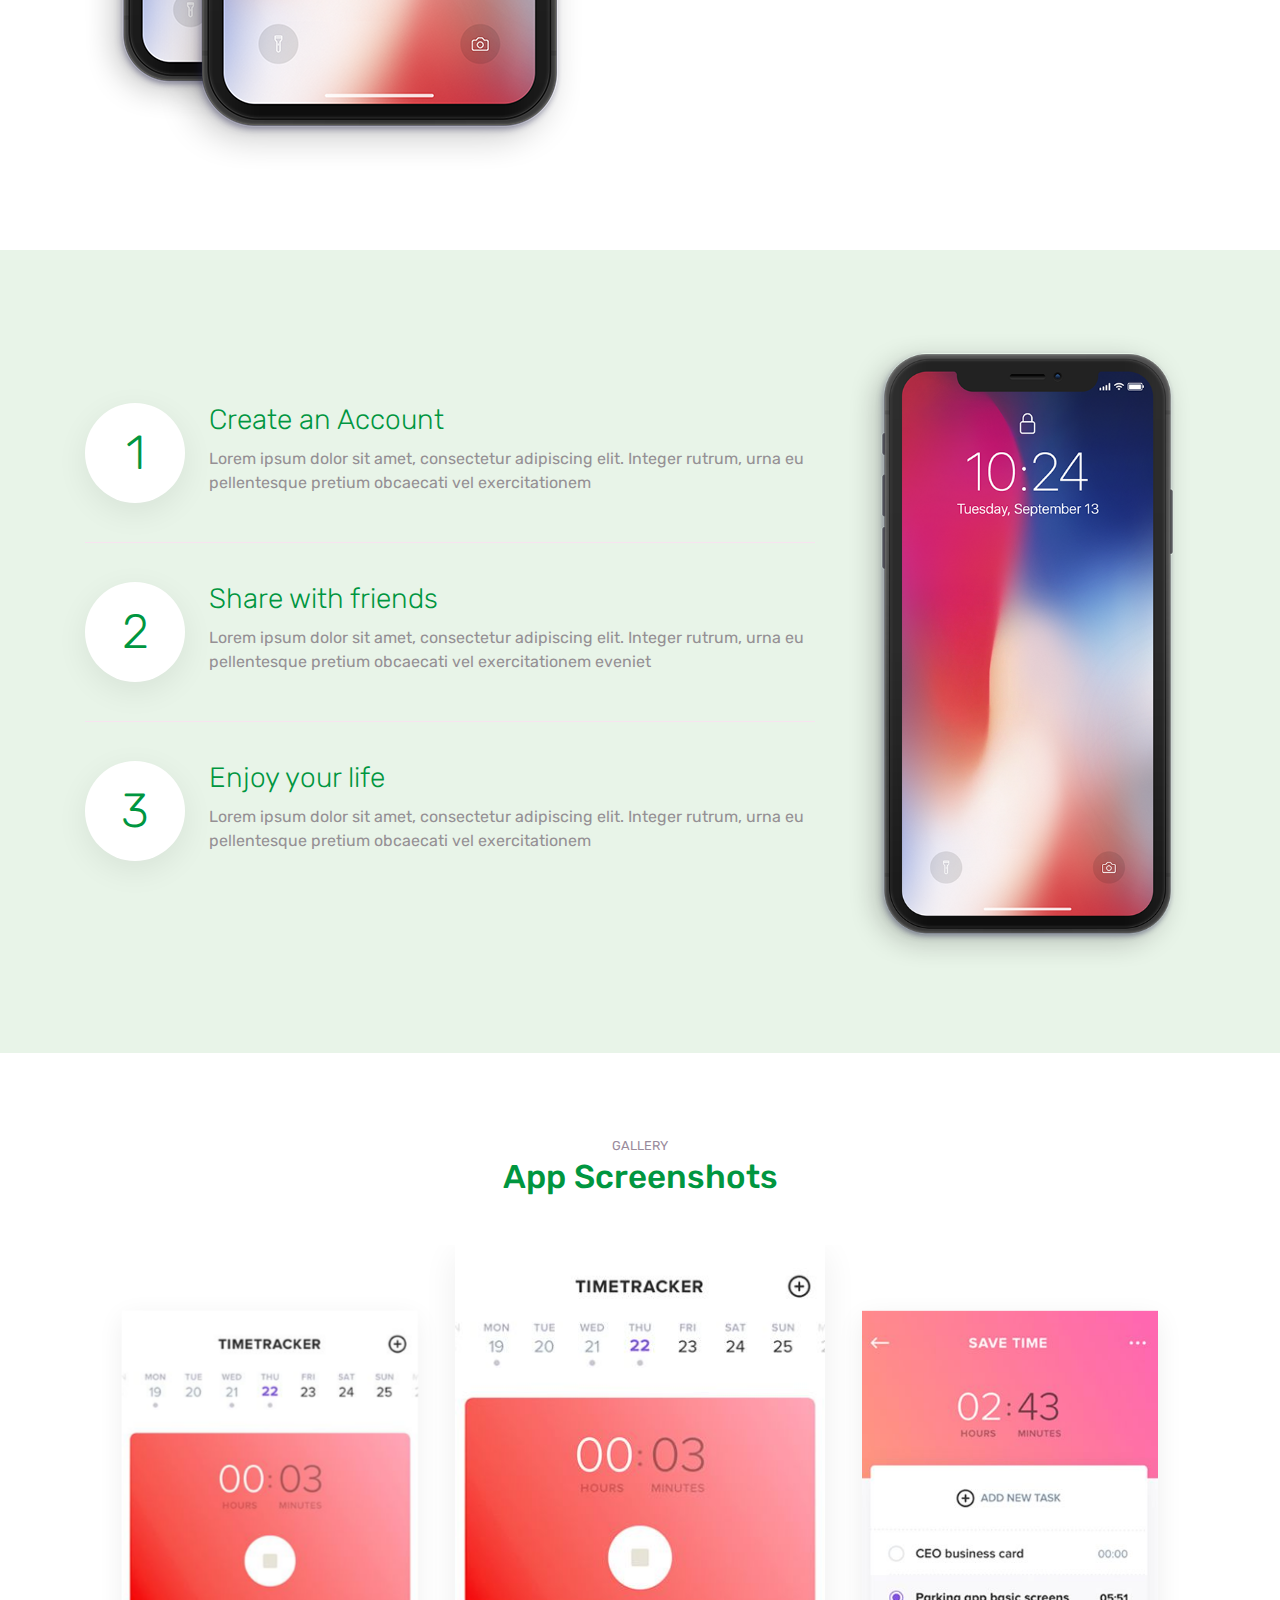
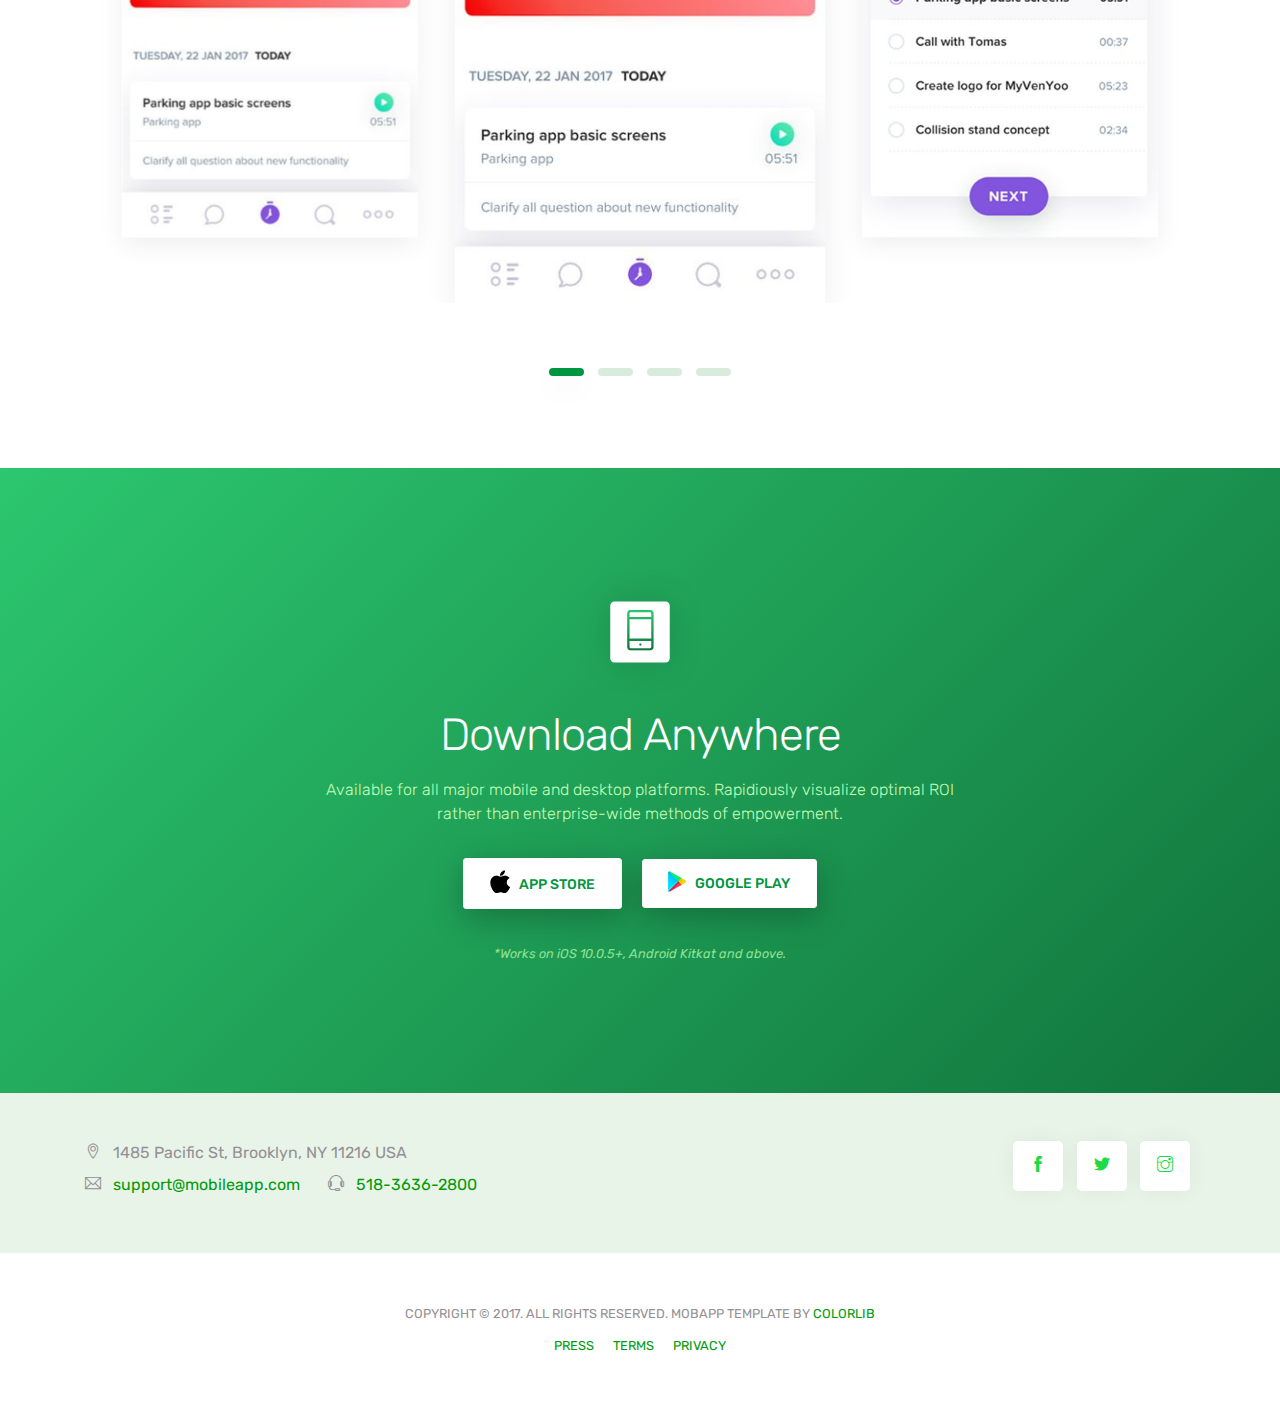
<file: src/page/about.html>
<!doctype html>
<html lang="pt-br">

<head>
  <title>Remmember - About</title>
  <!-- Required meta tags -->
  <meta charset="utf-8">
  <meta name="viewport" content="width=device-width, initial-scale=1, shrink-to-fit=no">
  <meta name="description" content="Mobland - Mobile App Landing Page Template">
  <meta name="keywords" content="HTML5, bootstrap, mobile, app, landing, ios, android, responsive">

  <!-- Font -->
  <link rel="dns-prefetch" href="//fonts.googleapis.com">
  <link href="https://fonts.googleapis.com/css?family=Rubik:300,400,500" rel="stylesheet">

  <!-- Bootstrap CSS -->
  <link rel="stylesheet" href="../../css/bootstrap.min.css">
  <!-- Themify Icons -->
  <link rel="stylesheet" href="../../css/themify-icons.css">
  <!-- Owl carousel -->
  <link rel="stylesheet" href="../../css/owl.carousel.min.css">
  <!-- Main css -->
  <link href="../../css/style.css" rel="stylesheet">
</head>

<body data-spy="scroll" data-target="#navbar" data-offset="30">

  <!-- Nav Menu -->
  <div class="nav-menu fixed-top">
    <div class="container">
      <div class="row">
        <div class="col-md-12">
          <nav class="navbar navbar-dark navbar-expand-lg">
            <a class="navbar-brand" href="index.html"><img src="../../images/logo.png" class="img-fluid" alt="logo"></a>
            <button class="navbar-toggler" type="button" data-toggle="collapse" data-target="#navbar"
              aria-controls="navbar" aria-expanded="false" aria-label="Toggle navigation"> <span
                class="navbar-toggler-icon"></span> </button>
            <div class="collapse navbar-collapse" id="navbar">
              <ul class="navbar-nav ml-auto">
                <li class="nav-item"> <a class="nav-link" href="index.html">HOME <span class="sr-only">(current)</span></a>
                </li>
                <li class="nav-item"> <a class="nav-link active" href="about.html">ABOUT</a> </li>
                <li class="nav-item"> <a class="nav-link" href="contact.html">CONTACT</a> </li>
                <li class="nav-item"> <a class="nav-link" href="blog.html">BLOG</a> </li>
                <li class="nav-item"><a href="#" class="btn btn-outline-light my-3 my-sm-0 ml-lg-3">Download</a></li>
              </ul>
            </div>
          </nav>
        </div>
      </div>
    </div>
  </div>


  <header class="bg-gradient" id="home">
    <div class="container mt-5">
      <h1>Mobile App Landing Page Template</h1>
      <p class="tagline">The one and only solution for any kind of mobila app landing needs. Just change the screenshots
        and texts and you are good to go. </p>
    </div>
    <div class="img-holder mt-3"><img src="../../images/iphonex.png" alt="phone" class="img-fluid"></div>
  </header>

  <div class="client-logos my-5 ">
    <div class="container text-center">
      <img src="../../images/client-logos.png" alt="client logos" class="img-fluid">
    </div>
  </div>

  <div class="section">

    <div class="container">
      <div class="row">
        <div class="col-md-6">
          <img src="../../images/dualphone.png" alt="dual phone" class="img-fluid">
        </div>
        <div class="col-md-6 d-flex align-items-center">
          <div>
            <div class="box-icon"><span class="ti-rocket gradient-fill ti-3x"></span></div>
            <h2>Launch your App</h2>
            <p class="mb-4">Lorem ipsum dolor sit amet consectetur, adipisicing elit. Obcaecati vel exercitationem
              eveniet vero maxime ratione </p>
            <a href="#" class="btn btn-primary">Read more</a>
          </div>
        </div>
      </div>

    </div>

  </div>
  <!-- // end .section -->
  <div class="section light-bg">

    <div class="container">
      <div class="row">
        <div class="col-md-8 d-flex align-items-center">
          <ul class="list-unstyled ui-steps">
            <li class="media">
              <div class="circle-icon mr-4">1</div>
              <div class="media-body">
                <h5>Create an Account</h5>
                <p>Lorem ipsum dolor sit amet, consectetur adipiscing elit. Integer rutrum, urna eu pellentesque pretium
                  obcaecati vel exercitationem </p>
              </div>
            </li>
            <li class="media my-4">
              <div class="circle-icon mr-4">2</div>
              <div class="media-body">
                <h5>Share with friends</h5>
                <p>Lorem ipsum dolor sit amet, consectetur adipiscing elit. Integer rutrum, urna eu pellentesque pretium
                  obcaecati vel exercitationem eveniet</p>
              </div>
            </li>
            <li class="media">
              <div class="circle-icon mr-4">3</div>
              <div class="media-body">
                <h5>Enjoy your life</h5>
                <p>Lorem ipsum dolor sit amet, consectetur adipiscing elit. Integer rutrum, urna eu pellentesque pretium
                  obcaecati vel exercitationem </p>
              </div>
            </li>
          </ul>
        </div>
        <div class="col-md-4">
          <img src="../../images/iphonex.png" alt="iphone" class="img-fluid">
        </div>

      </div>

    </div>

  </div>
  <!-- // end .section -->

  <div class="section">
    <div class="container">
      <div class="section-title">
        <small>GALLERY</small>
        <h3>App Screenshots</h3>
      </div>

      <div class="img-gallery owl-carousel owl-theme">
        <img src="../../images/screen1.jpg" alt="image">
        <img src="../../images/screen2.jpg" alt="image">
        <img src="../../images/screen3.jpg" alt="image">
        <img src="../../images/screen1.jpg" alt="image">
      </div>

    </div>

  </div>
  <!-- // end .section -->

  <div class="section bg-gradient">
    <div class="container">
      <div class="call-to-action">

        <div class="box-icon"><span class="ti-mobile gradient-fill ti-3x"></span></div>
        <h2>Download Anywhere</h2>
        <p class="tagline">Available for all major mobile and desktop platforms. Rapidiously visualize optimal ROI
          rather than enterprise-wide methods of empowerment. </p>
        <div class="my-4">

          <a href="#" class="btn btn-light"><img src="../../images/appleicon.png" alt="icon"> App Store</a>
          <a href="#" class="btn btn-light"><img src="../../images/playicon.png" alt="icon"> Google play</a>
        </div>
        <p class="text-primary"><small><i>*Works on iOS 10.0.5+, Android Kitkat and above. </i></small></p>
      </div>
    </div>

  </div>
  <!-- // end .section -->

  <div class="light-bg py-5">
    <div class="container">
      <div class="row">
        <div class="col-lg-6 text-center text-lg-left">
          <p class="mb-2"> <span class="ti-location-pin mr-2"></span> 1485 Pacific St, Brooklyn, NY 11216 USA</p>
          <div class=" d-block d-sm-inline-block">
            <p class="mb-2">
              <span class="ti-email mr-2"></span> <a class="mr-4"
                href="mailto:support@mobileapp.com">support@mobileapp.com</a>
            </p>
          </div>
          <div class="d-block d-sm-inline-block">
            <p class="mb-0">
              <span class="ti-headphone-alt mr-2"></span> <a href="tel:51836362800">518-3636-2800</a>
            </p>
          </div>

        </div>
        <div class="col-lg-6">
          <div class="social-icons">
            <a href="#"><span class="ti-facebook"></span></a>
            <a href="#"><span class="ti-twitter-alt"></span></a>
            <a href="#"><span class="ti-instagram"></span></a>
          </div>
        </div>
      </div>

    </div>

  </div>
  <!-- // end .section -->
  <footer class="my-5 text-center">
    <!-- Copyright removal is not prohibited! -->
    <p class="mb-2"><small>COPYRIGHT © 2017. ALL RIGHTS RESERVED. MOBAPP TEMPLATE BY <a
          href="https://colorlib.com">COLORLIB</a></small></p>

    <small>
      <a href="#" class="m-2">PRESS</a>
      <a href="#" class="m-2">TERMS</a>
      <a href="#" class="m-2">PRIVACY</a>
    </small>
  </footer>

  <!-- jQuery and Bootstrap -->
  <script src="../../js/jquery-3.2.1.min.js"></script>
  <script src="../../js/bootstrap.bundle.min.js"></script>
  <!-- Plugins JS -->
  <script src="../../js/owl.carousel.min.js"></script>
  <!-- Custom JS -->
  <script src="../../js/script.js"></script>

</body>

</html>
</file>
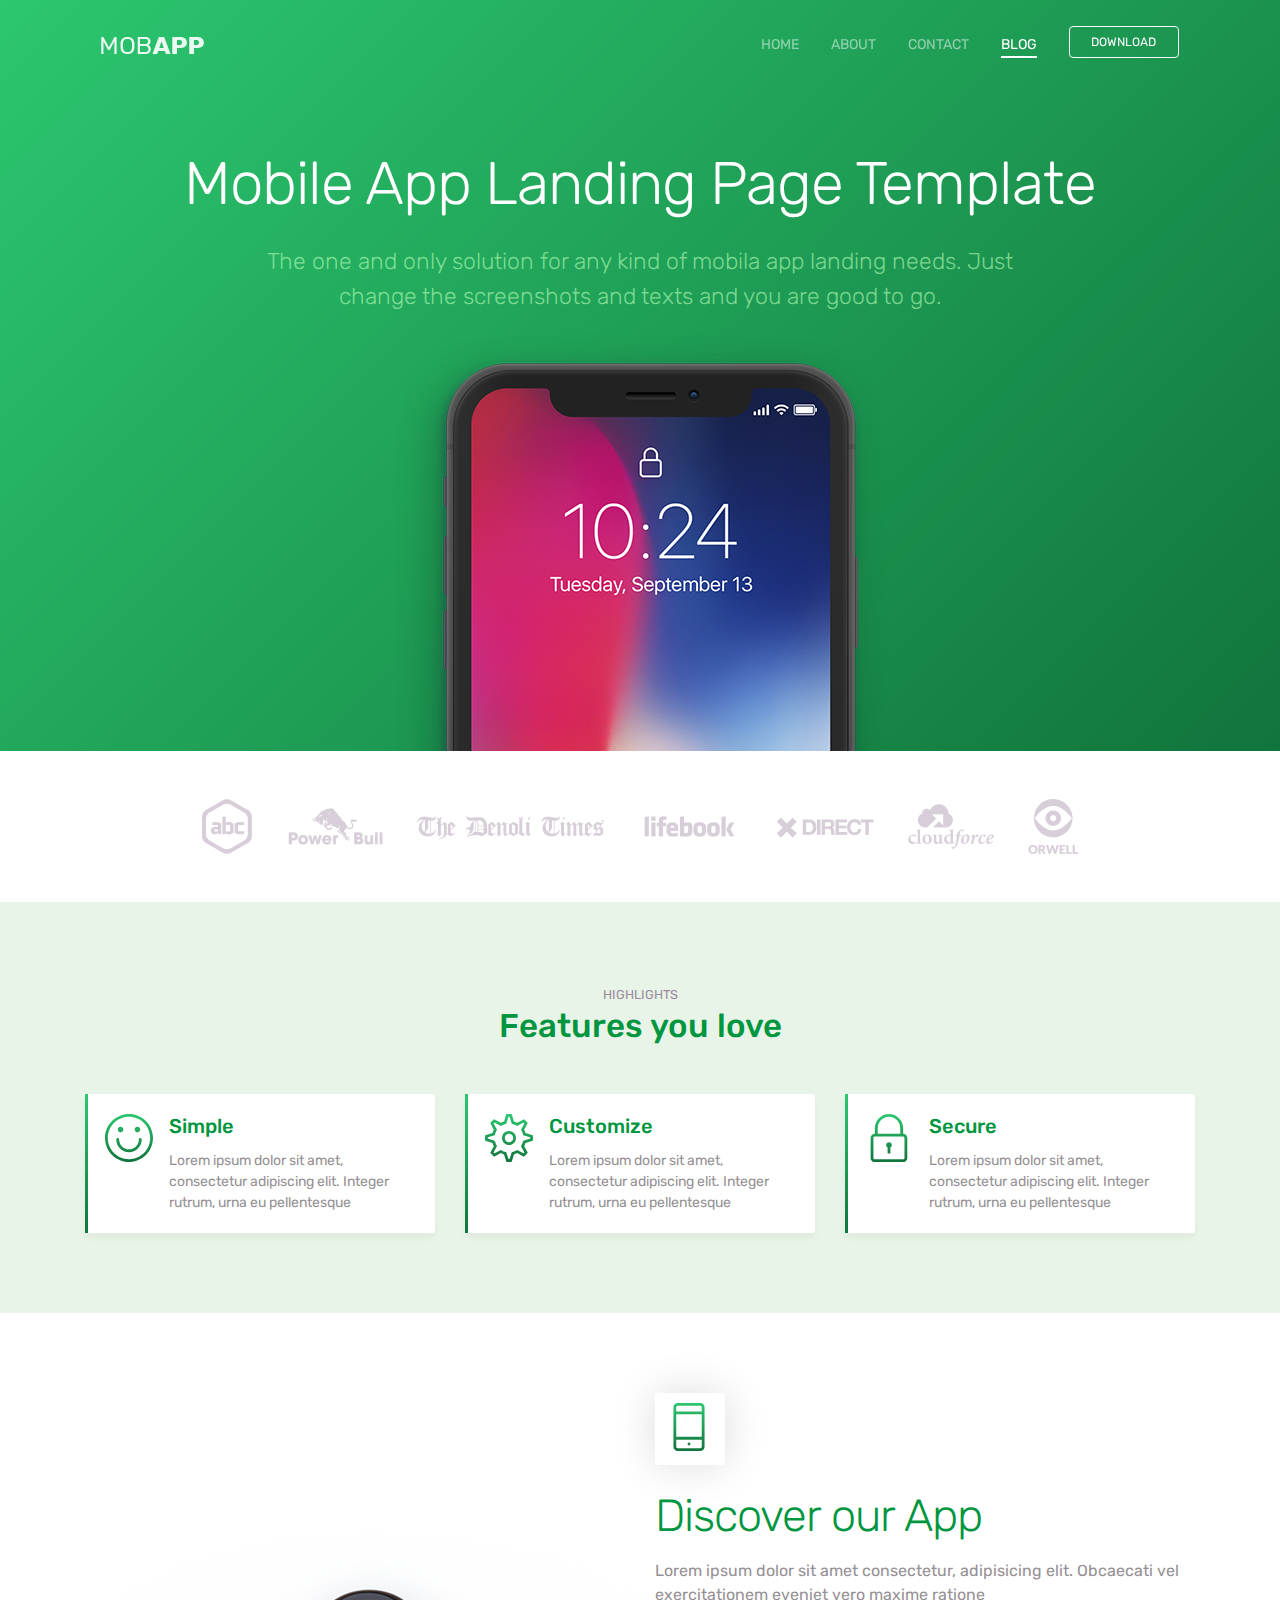
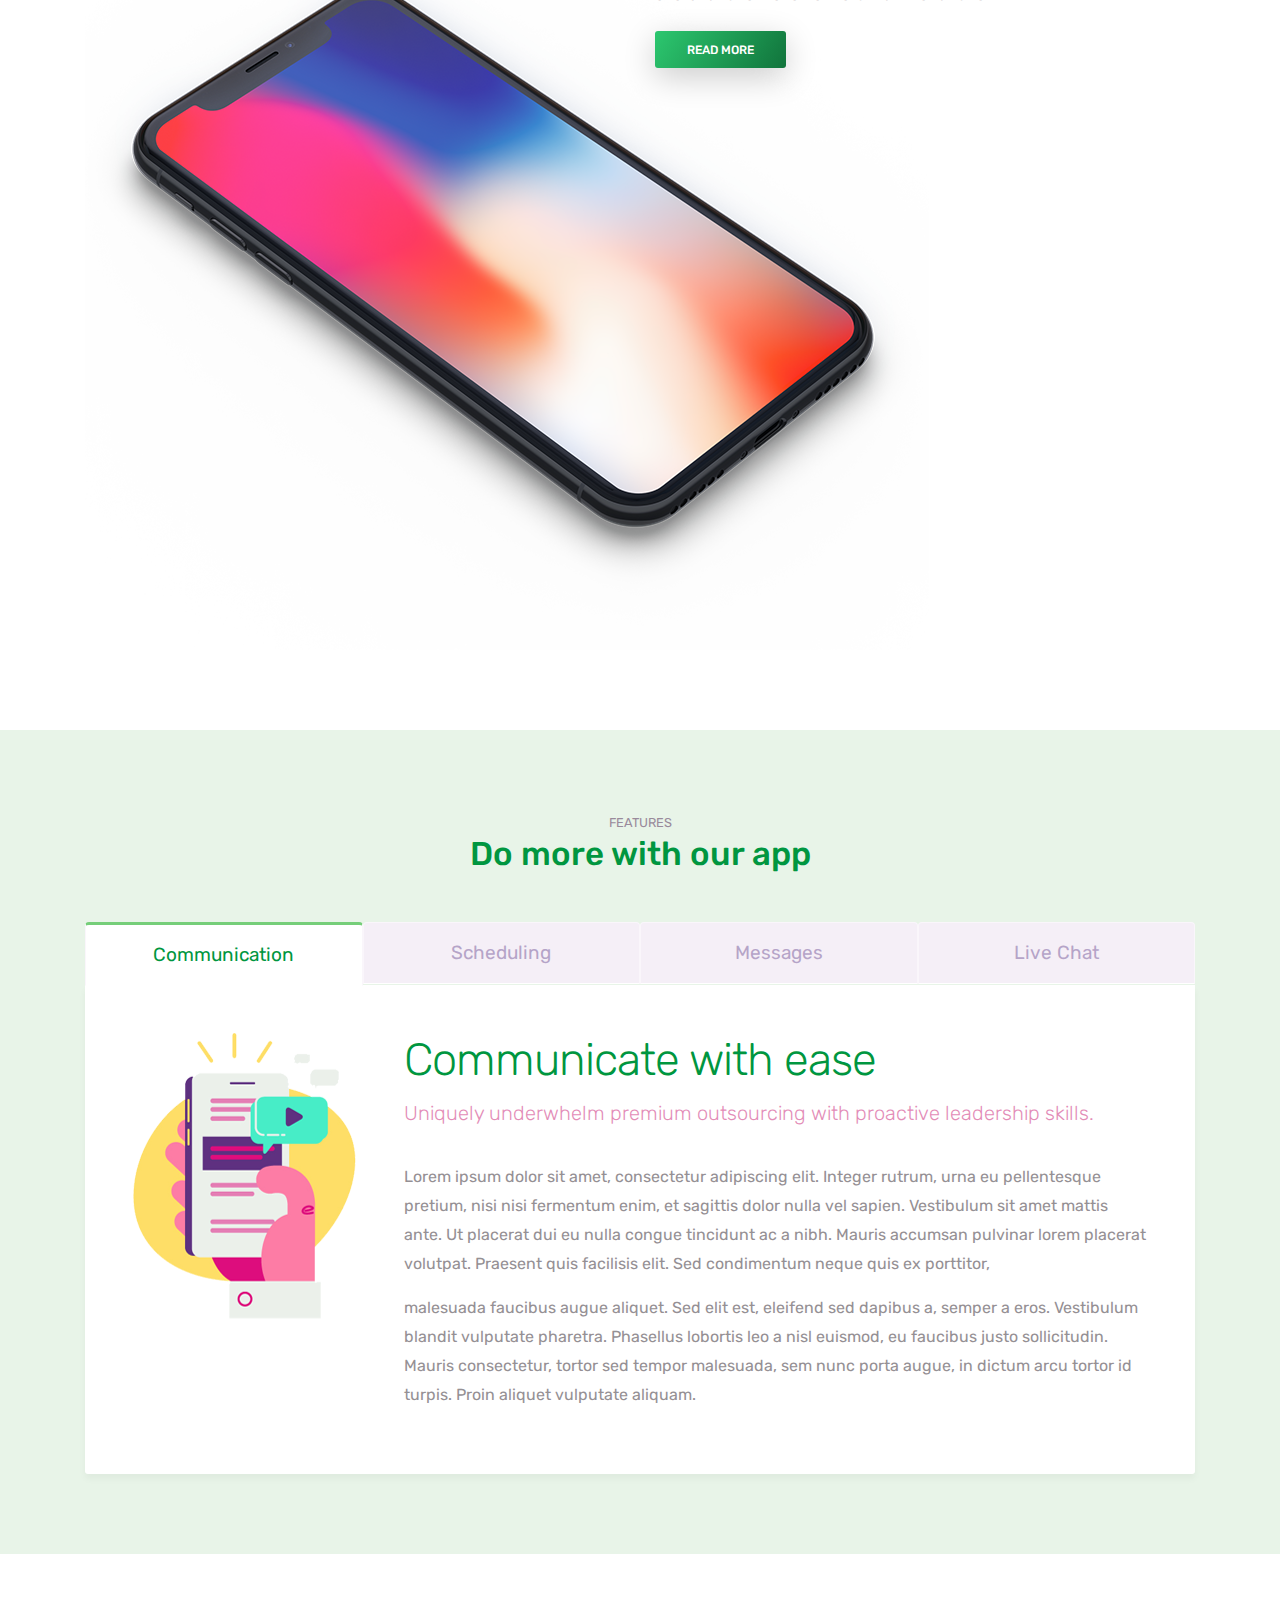
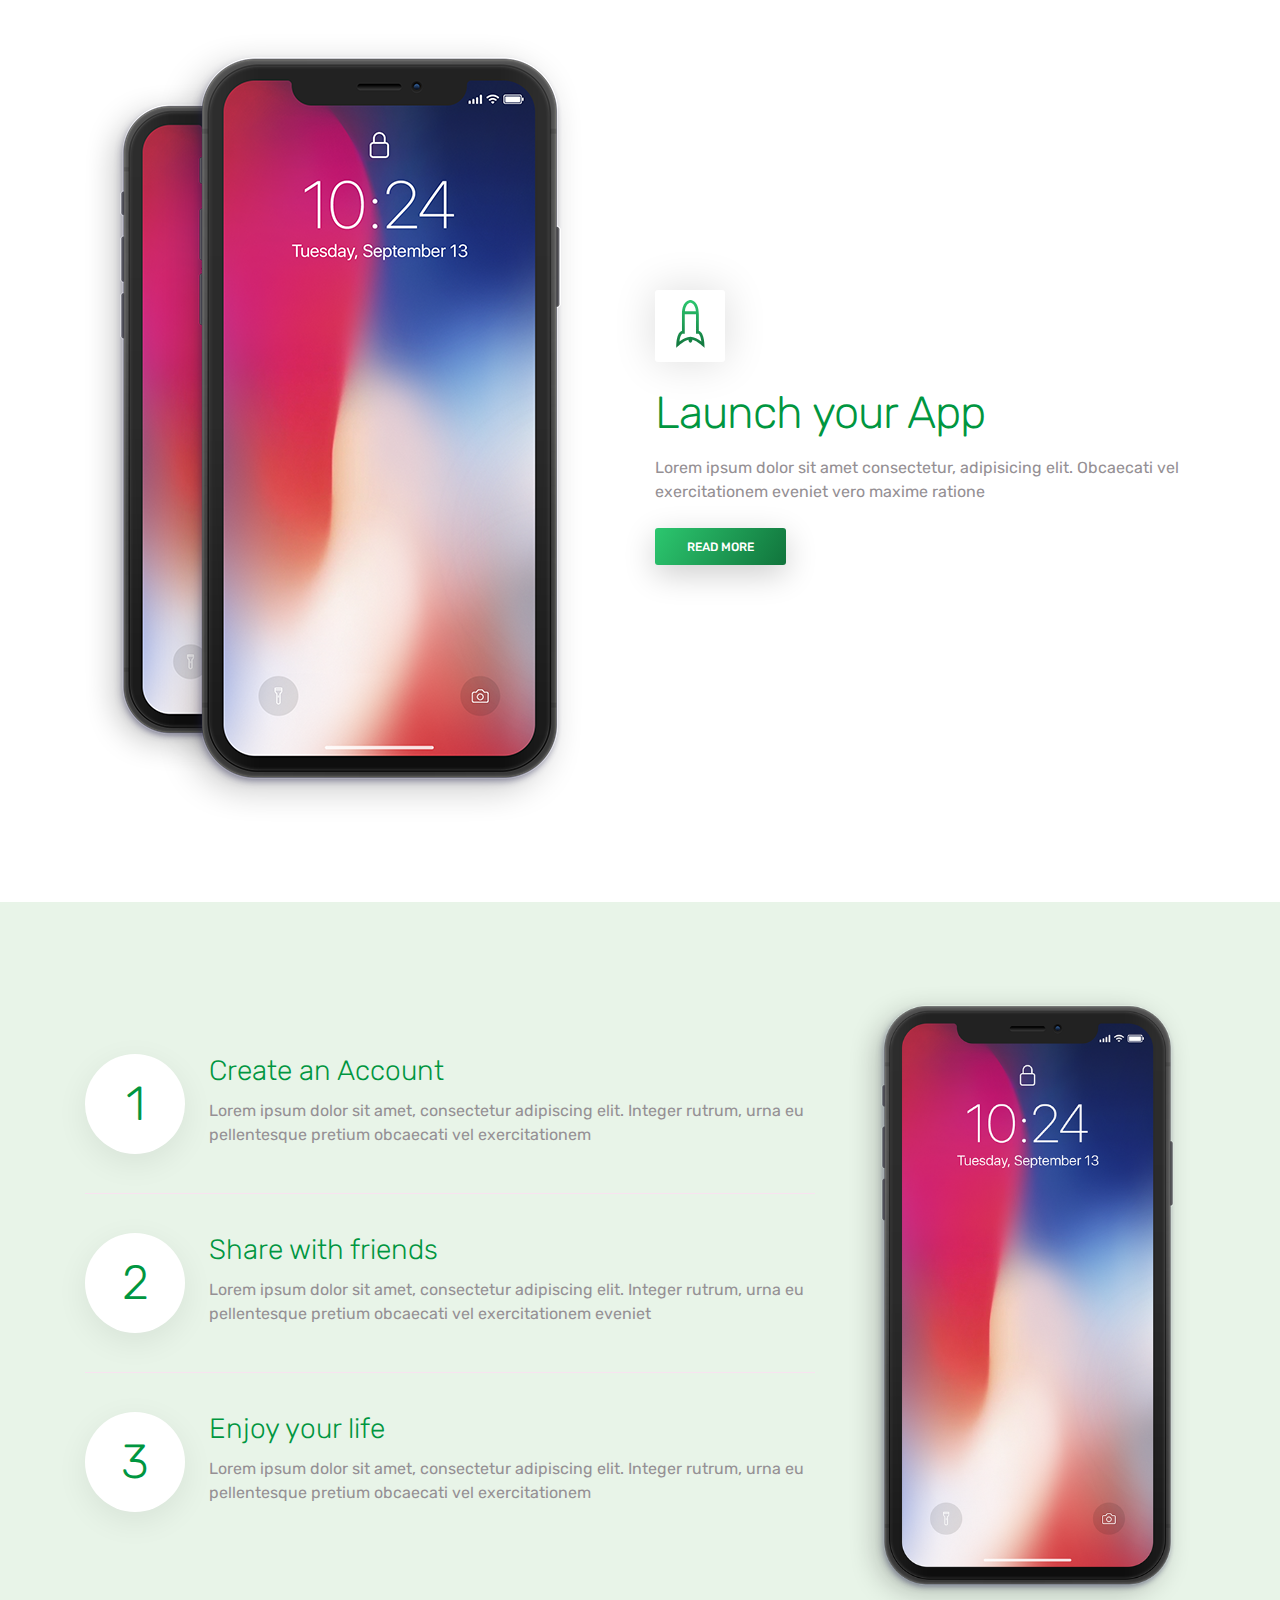
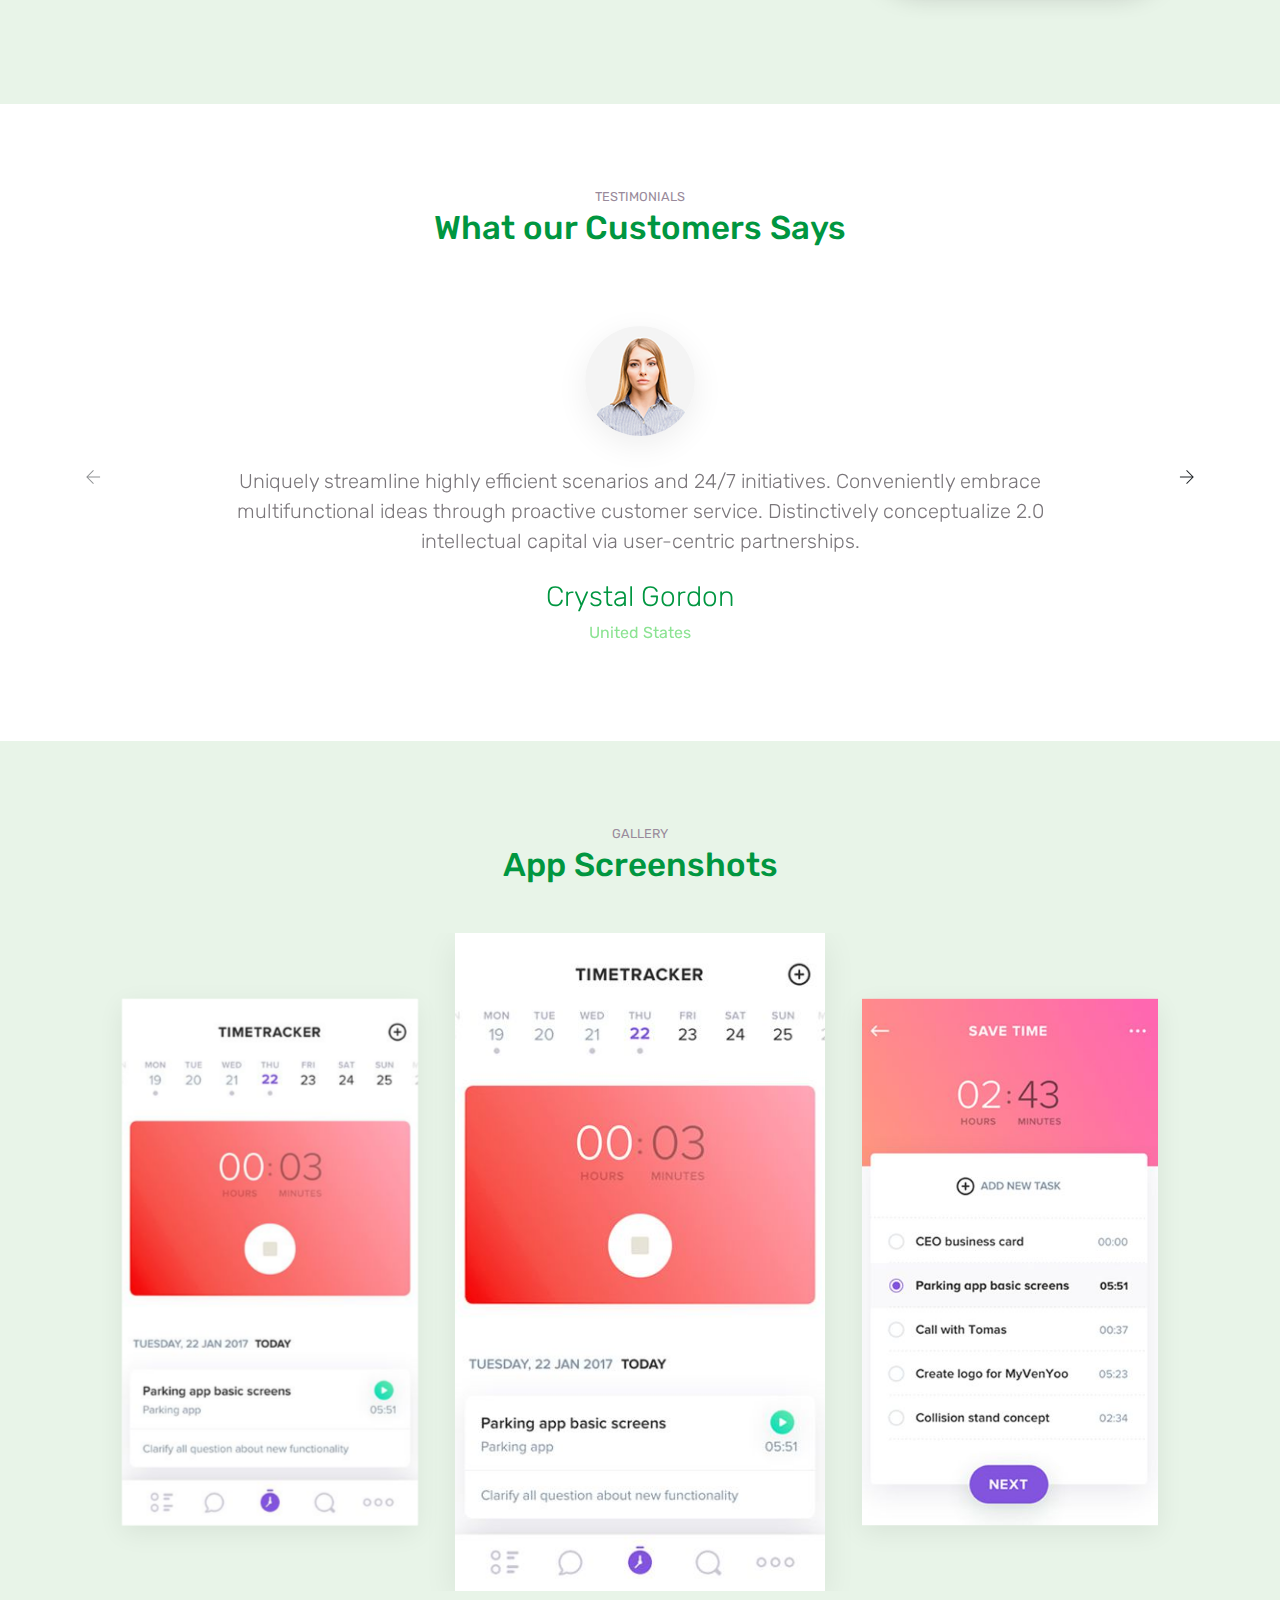
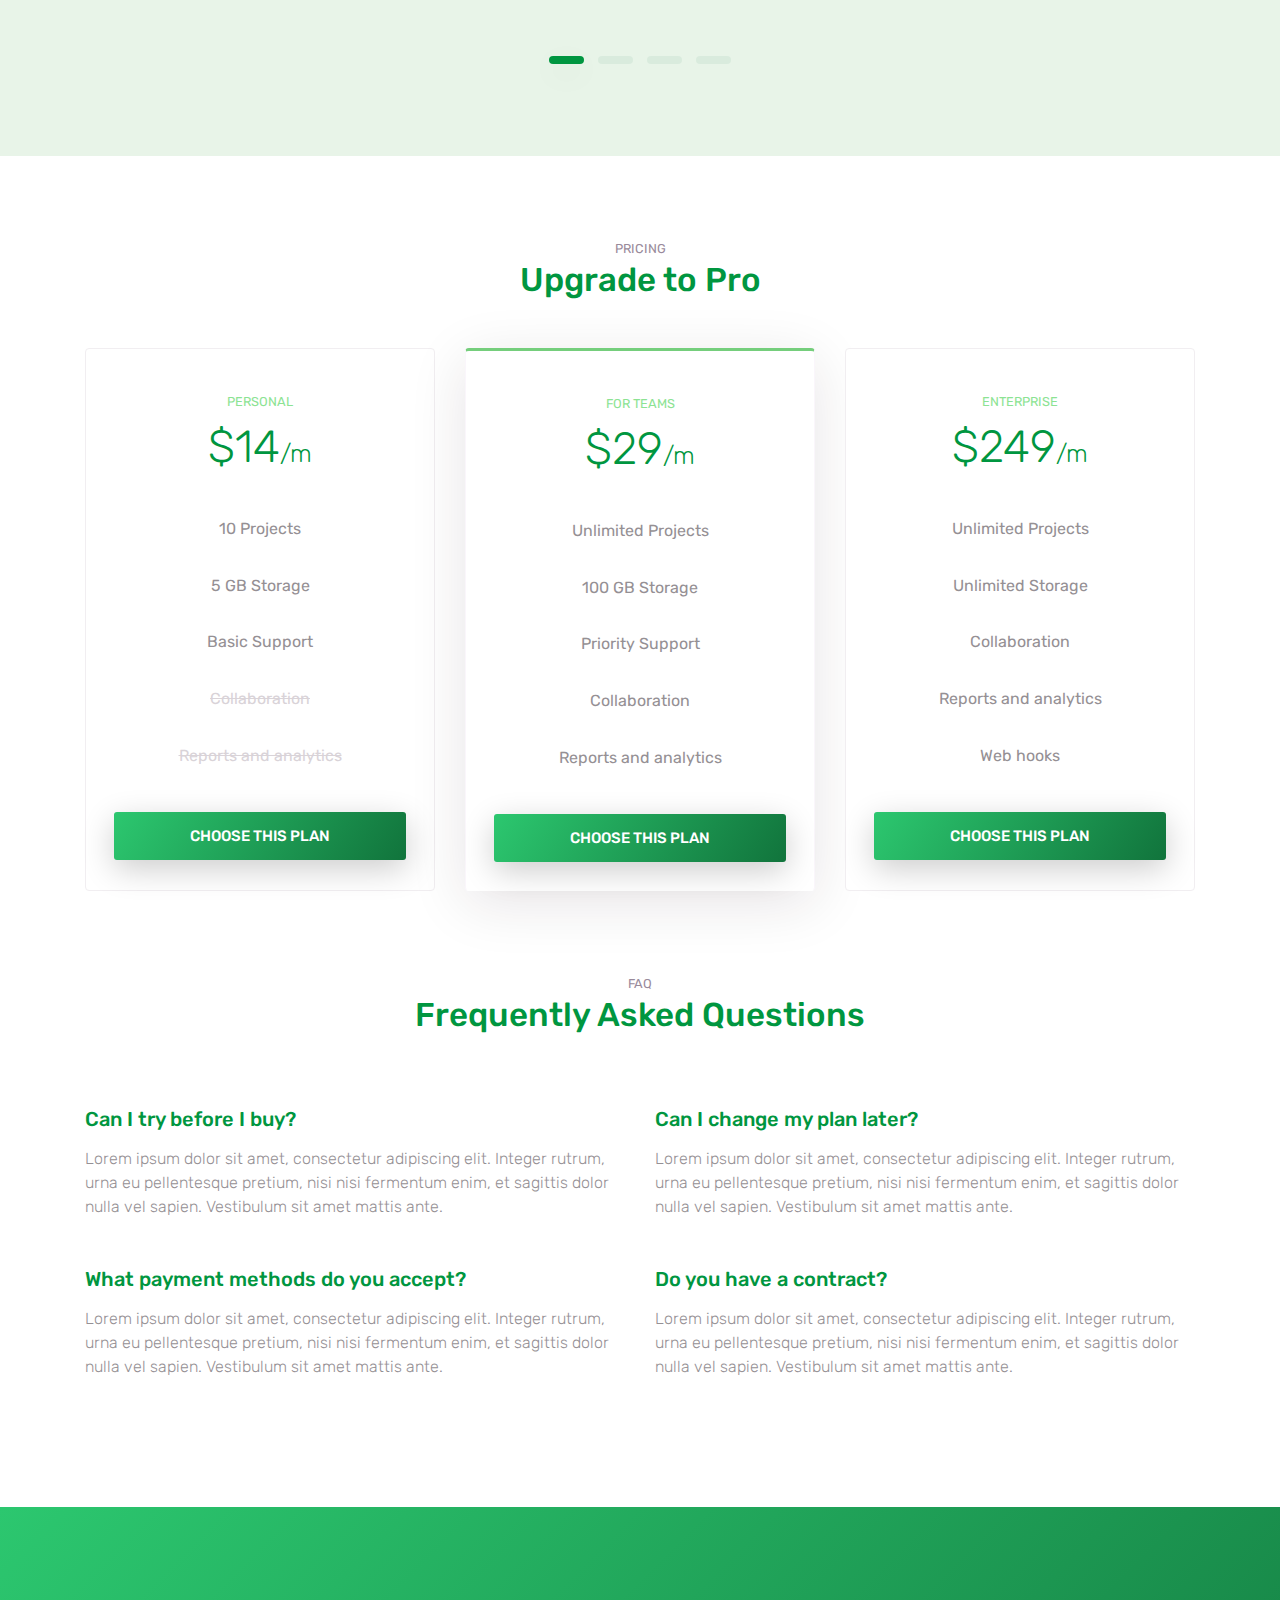
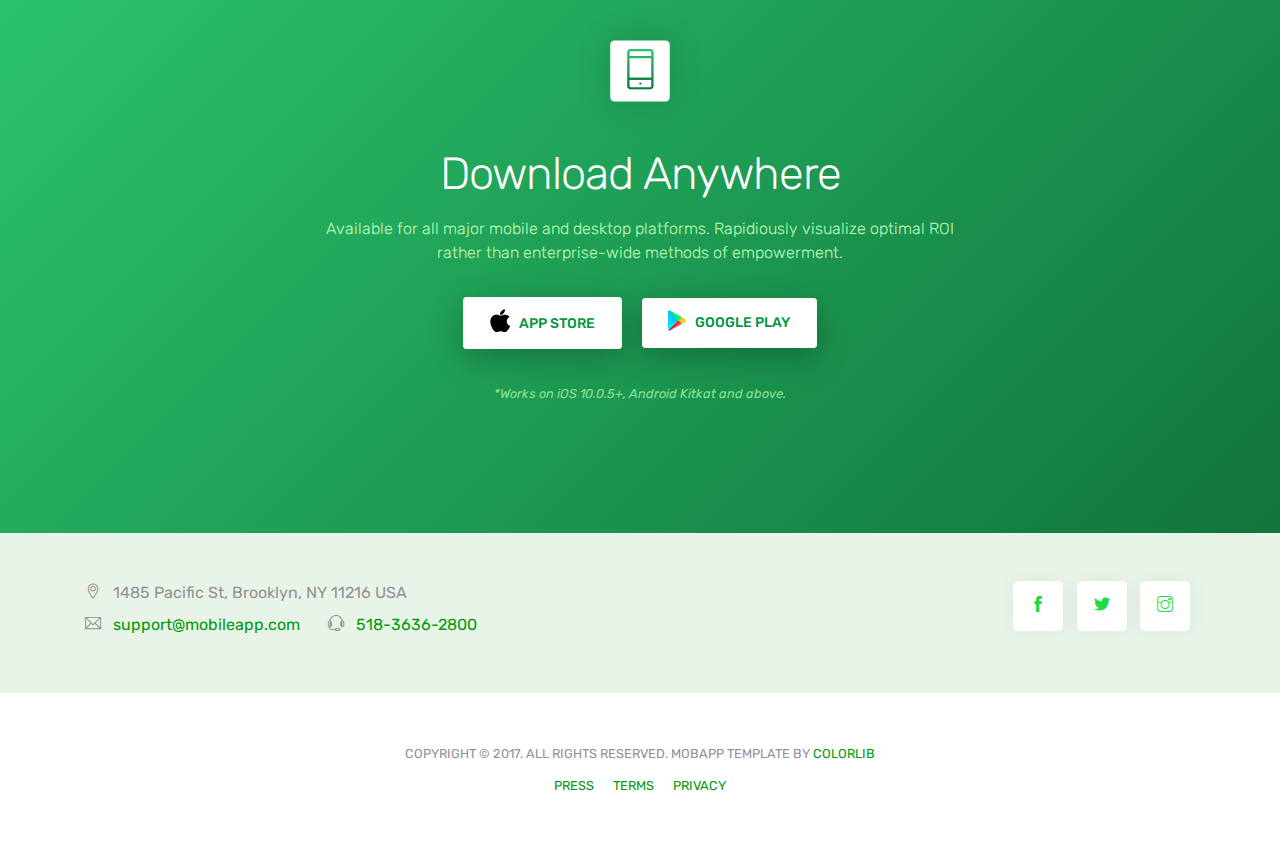
<file: src/page/blog.html>
<!doctype html>
<html lang="pt-br">

<head>
    <title>MobApp - App Landing Page Template</title>
    <!-- Required meta tags -->
    <meta charset="utf-8">
    <meta name="viewport" content="width=device-width, initial-scale=1, shrink-to-fit=no">
    <meta name="description" content="Mobland - Mobile App Landing Page Template">
    <meta name="keywords" content="HTML5, bootstrap, mobile, app, landing, ios, android, responsive">

    <!-- Font -->
    <link rel="dns-prefetch" href="//fonts.googleapis.com">
    <link href="https://fonts.googleapis.com/css?family=Rubik:300,400,500" rel="stylesheet">

    <!-- Bootstrap CSS -->
    <link rel="stylesheet" href="../../css/bootstrap.min.css">
    <!-- Themify Icons -->
    <link rel="stylesheet" href="../../css/themify-icons.css">
    <!-- Owl carousel -->
    <link rel="stylesheet" href="../../css/owl.carousel.min.css">
    <!-- Main css -->
    <link href="../../css/style.css" rel="stylesheet">
</head>

<body data-spy="scroll" data-target="#navbar" data-offset="30">

    <!-- Nav Menu -->

    <div class="nav-menu fixed-top">
        <div class="container">
            <div class="row">
                <div class="col-md-12">
                    <nav class="navbar navbar-dark navbar-expand-lg">
                        <a class="navbar-brand" href="index.html"><img src="../../images/logo.png" class="img-fluid" alt="logo"></a> <button class="navbar-toggler" type="button" data-toggle="collapse" data-target="#navbar" aria-controls="navbar" aria-expanded="false" aria-label="Toggle navigation"> <span class="navbar-toggler-icon"></span> </button>
                        <div class="collapse navbar-collapse" id="navbar">
                            <ul class="navbar-nav ml-auto">
                                    <li class="nav-item"> <a class="nav-link" href="index.html">HOME <span class="sr-only">(current)</span></a>
                                    </li>
                                    <li class="nav-item"> <a class="nav-link" href="about.html">ABOUT</a> </li>
                                    <li class="nav-item"> <a class="nav-link" href="contact.html">CONTACT</a> </li>
                                    <li class="nav-item"> <a class="nav-link active" href="blog.html">BLOG</a> </li>
                                    <li class="nav-item"><a href="#" class="btn btn-outline-light my-3 my-sm-0 ml-lg-3">Download</a></li>
                            </ul>
                        </div>
                    </nav>
                </div>
            </div>
        </div>
    </div>


    <header class="bg-gradient" id="home">
        <div class="container mt-5">
            <h1>Mobile App Landing Page Template</h1>
            <p class="tagline">The one and only solution for any kind of mobila app landing needs. Just change the screenshots and texts and you are good to go. </p>
        </div>
        <div class="img-holder mt-3"><img src="../../images/iphonex.png" alt="phone" class="img-fluid"></div>
    </header>

    <div class="client-logos my-5">
        <div class="container text-center">
            <img src="../../images/client-logos.png" alt="client logos" class="img-fluid">
        </div>
    </div>

    <div class="section light-bg" id="features">


        <div class="container">

            <div class="section-title">
                <small>HIGHLIGHTS</small>
                <h3>Features you love</h3>
            </div>


            <div class="row">
                <div class="col-12 col-lg-4">
                    <div class="card features">
                        <div class="card-body">
                            <div class="media">
                                <span class="ti-face-smile gradient-fill ti-3x mr-3"></span>
                                <div class="media-body">
                                    <h4 class="card-title">Simple</h4>
                                    <p class="card-text">Lorem ipsum dolor sit amet, consectetur adipiscing elit. Integer rutrum, urna eu pellentesque </p>
                                </div>
                            </div>
                        </div>
                    </div>
                </div>
                <div class="col-12 col-lg-4">
                    <div class="card features">
                        <div class="card-body">
                            <div class="media">
                                <span class="ti-settings gradient-fill ti-3x mr-3"></span>
                                <div class="media-body">
                                    <h4 class="card-title">Customize</h4>
                                    <p class="card-text">Lorem ipsum dolor sit amet, consectetur adipiscing elit. Integer rutrum, urna eu pellentesque </p>
                                </div>
                            </div>
                        </div>
                    </div>
                </div>
                <div class="col-12 col-lg-4">
                    <div class="card features">
                        <div class="card-body">
                            <div class="media">
                                <span class="ti-lock gradient-fill ti-3x mr-3"></span>
                                <div class="media-body">
                                    <h4 class="card-title">Secure</h4>
                                    <p class="card-text">Lorem ipsum dolor sit amet, consectetur adipiscing elit. Integer rutrum, urna eu pellentesque </p>
                                </div>
                            </div>
                        </div>
                    </div>
                </div>
            </div>

        </div>



    </div>
    <!-- // end .section -->
    <div class="section">

        <div class="container">
            <div class="row">
                <div class="col-lg-6 offset-lg-6">
                    <div class="box-icon"><span class="ti-mobile gradient-fill ti-3x"></span></div>
                    <h2>Discover our App</h2>
                    <p class="mb-4">Lorem ipsum dolor sit amet consectetur, adipisicing elit. Obcaecati vel exercitationem eveniet vero maxime ratione </p>
                    <a href="#" class="btn btn-primary">Read more</a>
                </div>
            </div>
            <div class="perspective-phone">
                <img src="../../images/perspective.png" alt="perspective phone" class="img-fluid">
            </div>
        </div>

    </div>
    <!-- // end .section -->


    <div class="section light-bg">
        <div class="container">
            <div class="section-title">
                <small>FEATURES</small>
                <h3>Do more with our app</h3>
            </div>

            <ul class="nav nav-tabs nav-justified" role="tablist">
                <li class="nav-item">
                    <a class="nav-link active" data-toggle="tab" href="#communication">Communication</a>
                </li>
                <li class="nav-item">
                    <a class="nav-link" data-toggle="tab" href="#schedule">Scheduling</a>
                </li>
                <li class="nav-item">
                    <a class="nav-link" data-toggle="tab" href="#messages">Messages</a>
                </li>
                <li class="nav-item">
                    <a class="nav-link" data-toggle="tab" href="#livechat">Live Chat</a>
                </li>
            </ul>
            <div class="tab-content">
                <div class="tab-pane fade show active" id="communication">
                    <div class="d-flex flex-column flex-lg-row">
                        <img src="../../images/graphic.png" alt="graphic" class="img-fluid rounded align-self-start mr-lg-5 mb-5 mb-lg-0">
                        <div>

                            <h2>Communicate with ease</h2>
                            <p class="lead">Uniquely underwhelm premium outsourcing with proactive leadership skills. </p>
                            <p>Lorem ipsum dolor sit amet, consectetur adipiscing elit. Integer rutrum, urna eu pellentesque pretium, nisi nisi fermentum enim, et sagittis dolor nulla vel sapien. Vestibulum sit amet mattis ante. Ut placerat dui eu nulla
                                congue tincidunt ac a nibh. Mauris accumsan pulvinar lorem placerat volutpat. Praesent quis facilisis elit. Sed condimentum neque quis ex porttitor,
                            </p>
                            <p> malesuada faucibus augue aliquet. Sed elit est, eleifend sed dapibus a, semper a eros. Vestibulum blandit vulputate pharetra. Phasellus lobortis leo a nisl euismod, eu faucibus justo sollicitudin. Mauris consectetur, tortor
                                sed tempor malesuada, sem nunc porta augue, in dictum arcu tortor id turpis. Proin aliquet vulputate aliquam.
                            </p>
                        </div>
                    </div>
                </div>
                <div class="tab-pane fade" id="schedule">
                    <div class="d-flex flex-column flex-lg-row">
                        <div>
                            <h2>Scheduling when you want</h2>
                            <p class="lead">Uniquely underwhelm premium outsourcing with proactive leadership skills. </p>
                            <p>Lorem ipsum dolor sit amet, consectetur adipiscing elit. Integer rutrum, urna eu pellentesque pretium, nisi nisi fermentum enim, et sagittis dolor nulla vel sapien. Vestibulum sit amet mattis ante. Ut placerat dui eu nulla
                                congue tincidunt ac a nibh. Mauris accumsan pulvinar lorem placerat volutpat. Praesent quis facilisis elit. Sed condimentum neque quis ex porttitor,
                            </p>
                            <p> malesuada faucibus augue aliquet. Sed elit est, eleifend sed dapibus a, semper a eros. Vestibulum blandit vulputate pharetra. Phasellus lobortis leo a nisl euismod, eu faucibus justo sollicitudin. Mauris consectetur, tortor
                                sed tempor malesuada, sem nunc porta augue, in dictum arcu tortor id turpis. Proin aliquet vulputate aliquam.
                            </p>
                        </div>
                        <img src="../../images/graphic.png" alt="graphic" class="img-fluid rounded align-self-start mr-lg-5 mb-5 mb-lg-0">
                    </div>
                </div>
                <div class="tab-pane fade" id="messages">
                    <div class="d-flex flex-column flex-lg-row">
                        <img src="../../images/graphic.png" alt="graphic" class="img-fluid rounded align-self-start mr-lg-5 mb-5 mb-lg-0">
                        <div>
                            <h2>Realtime Messaging service</h2>
                            <p class="lead">Uniquely underwhelm premium outsourcing with proactive leadership skills. </p>
                            <p>Lorem ipsum dolor sit amet, consectetur adipiscing elit. Integer rutrum, urna eu pellentesque pretium, nisi nisi fermentum enim, et sagittis dolor nulla vel sapien. Vestibulum sit amet mattis ante. Ut placerat dui eu nulla
                                congue tincidunt ac a nibh. Mauris accumsan pulvinar lorem placerat volutpat. Praesent quis facilisis elit. Sed condimentum neque quis ex porttitor,
                            </p>
                            <p> malesuada faucibus augue aliquet. Sed elit est, eleifend sed dapibus a, semper a eros. Vestibulum blandit vulputate pharetra. Phasellus lobortis leo a nisl euismod, eu faucibus justo sollicitudin. Mauris consectetur, tortor
                                sed tempor malesuada, sem nunc porta augue, in dictum arcu tortor id turpis. Proin aliquet vulputate aliquam.
                            </p>
                        </div>
                    </div>
                </div>
                <div class="tab-pane fade" id="livechat">
                    <div class="d-flex flex-column flex-lg-row">
                        <div>
                            <h2>Live chat when you needed</h2>
                            <p class="lead">Uniquely underwhelm premium outsourcing with proactive leadership skills. </p>
                            <p>Lorem ipsum dolor sit amet, consectetur adipiscing elit. Integer rutrum, urna eu pellentesque pretium, nisi nisi fermentum enim, et sagittis dolor nulla vel sapien. Vestibulum sit amet mattis ante. Ut placerat dui eu nulla
                                congue tincidunt ac a nibh. Mauris accumsan pulvinar lorem placerat volutpat. Praesent quis facilisis elit. Sed condimentum neque quis ex porttitor,
                            </p>
                            <p> malesuada faucibus augue aliquet. Sed elit est, eleifend sed dapibus a, semper a eros. Vestibulum blandit vulputate pharetra. Phasellus lobortis leo a nisl euismod, eu faucibus justo sollicitudin. Mauris consectetur, tortor
                                sed tempor malesuada, sem nunc porta augue, in dictum arcu tortor id turpis. Proin aliquet vulputate aliquam.
                            </p>
                        </div>
                        <img src="../../images/graphic.png" alt="graphic" class="img-fluid rounded align-self-start mr-lg-5 mb-5 mb-lg-0">
                    </div>
                </div>
            </div>


        </div>
    </div>
    <!-- // end .section -->

    <div class="section">

        <div class="container">
            <div class="row">
                <div class="col-md-6">
                    <img src="../../images/dualphone.png" alt="dual phone" class="img-fluid">
                </div>
                <div class="col-md-6 d-flex align-items-center">
                    <div>
                        <div class="box-icon"><span class="ti-rocket gradient-fill ti-3x"></span></div>
                        <h2>Launch your App</h2>
                        <p class="mb-4">Lorem ipsum dolor sit amet consectetur, adipisicing elit. Obcaecati vel exercitationem eveniet vero maxime ratione </p>
                        <a href="#" class="btn btn-primary">Read more</a></div>
                </div>
            </div>

        </div>

    </div>
    <!-- // end .section -->


    <div class="section light-bg">

        <div class="container">
            <div class="row">
                <div class="col-md-8 d-flex align-items-center">
                    <ul class="list-unstyled ui-steps">
                        <li class="media">
                            <div class="circle-icon mr-4">1</div>
                            <div class="media-body">
                                <h5>Create an Account</h5>
                                <p>Lorem ipsum dolor sit amet, consectetur adipiscing elit. Integer rutrum, urna eu pellentesque pretium obcaecati vel exercitationem </p>
                            </div>
                        </li>
                        <li class="media my-4">
                            <div class="circle-icon mr-4">2</div>
                            <div class="media-body">
                                <h5>Share with friends</h5>
                                <p>Lorem ipsum dolor sit amet, consectetur adipiscing elit. Integer rutrum, urna eu pellentesque pretium obcaecati vel exercitationem eveniet</p>
                            </div>
                        </li>
                        <li class="media">
                            <div class="circle-icon mr-4">3</div>
                            <div class="media-body">
                                <h5>Enjoy your life</h5>
                                <p>Lorem ipsum dolor sit amet, consectetur adipiscing elit. Integer rutrum, urna eu pellentesque pretium obcaecati vel exercitationem </p>
                            </div>
                        </li>
                    </ul>
                </div>
                <div class="col-md-4">
                    <img src="../../images/iphonex.png" alt="iphone" class="img-fluid">
                </div>

            </div>

        </div>

    </div>
    <!-- // end .section -->


    <div class="section">
        <div class="container">
            <div class="section-title">
                <small>TESTIMONIALS</small>
                <h3>What our Customers Says</h3>
            </div>

            <div class="testimonials owl-carousel">
                <div class="testimonials-single">
                    <img src="../../images/client.png" alt="client" class="client-img">
                    <blockquote class="blockquote">Uniquely streamline highly efficient scenarios and 24/7 initiatives. Conveniently embrace multifunctional ideas through proactive customer service. Distinctively conceptualize 2.0 intellectual capital via user-centric partnerships.</blockquote>
                    <h5 class="mt-4 mb-2">Crystal Gordon</h5>
                    <p class="text-primary">United States</p>
                </div>
                <div class="testimonials-single">
                    <img src="../../images/client.png" alt="client" class="client-img">
                    <blockquote class="blockquote">Uniquely streamline highly efficient scenarios and 24/7 initiatives. Conveniently embrace multifunctional ideas through proactive customer service. Distinctively conceptualize 2.0 intellectual capital via user-centric partnerships.</blockquote>
                    <h5 class="mt-4 mb-2">Crystal Gordon</h5>
                    <p class="text-primary">United States</p>
                </div>
                <div class="testimonials-single">
                    <img src="../../images/client.png" alt="client" class="client-img">
                    <blockquote class="blockquote">Uniquely streamline highly efficient scenarios and 24/7 initiatives. Conveniently embrace multifunctional ideas through proactive customer service. Distinctively conceptualize 2.0 intellectual capital via user-centric partnerships.</blockquote>
                    <h5 class="mt-4 mb-2">Crystal Gordon</h5>
                    <p class="text-primary">United States</p>
                </div>
            </div>

        </div>

    </div>
    <!-- // end .section -->


    <div class="section light-bg" id="gallery">
        <div class="container">
            <div class="section-title">
                <small>GALLERY</small>
                <h3>App Screenshots</h3>
            </div>

            <div class="img-gallery owl-carousel owl-theme">
                <img src="../../images/screen1.jpg" alt="image">
                <img src="../../images/screen2.jpg" alt="image">
                <img src="../../images/screen3.jpg" alt="image">
                <img src="../../images/screen1.jpg" alt="image">
            </div>

        </div>

    </div>
    <!-- // end .section -->





    <div class="section" id="pricing">
        <div class="container">
            <div class="section-title">
                <small>PRICING</small>
                <h3>Upgrade to Pro</h3>
            </div>

            <div class="card-deck">
                <div class="card pricing">
                    <div class="card-head">
                        <small class="text-primary">PERSONAL</small>
                        <span class="price">$14<sub>/m</sub></span>
                    </div>
                    <ul class="list-group list-group-flush">
                        <div class="list-group-item">10 Projects</div>
                        <div class="list-group-item">5 GB Storage</div>
                        <div class="list-group-item">Basic Support</div>
                        <div class="list-group-item"><del>Collaboration</del></div>
                        <div class="list-group-item"><del>Reports and analytics</del></div>
                    </ul>
                    <div class="card-body">
                        <a href="#" class="btn btn-primary btn-lg btn-block">Choose this Plan</a>
                    </div>
                </div>
                <div class="card pricing popular">
                    <div class="card-head">
                        <small class="text-primary">FOR TEAMS</small>
                        <span class="price">$29<sub>/m</sub></span>
                    </div>
                    <ul class="list-group list-group-flush">
                        <div class="list-group-item">Unlimited Projects</div>
                        <div class="list-group-item">100 GB Storage</div>
                        <div class="list-group-item">Priority Support</div>
                        <div class="list-group-item">Collaboration</div>
                        <div class="list-group-item">Reports and analytics</div>
                    </ul>
                    <div class="card-body">
                        <a href="#" class="btn btn-primary btn-lg btn-block">Choose this Plan</a>
                    </div>
                </div>
                <div class="card pricing">
                    <div class="card-head">
                        <small class="text-primary">ENTERPRISE</small>
                        <span class="price">$249<sub>/m</sub></span>
                    </div>
                    <ul class="list-group list-group-flush">
                        <div class="list-group-item">Unlimited Projects</div>
                        <div class="list-group-item">Unlimited Storage</div>
                        <div class="list-group-item">Collaboration</div>
                        <div class="list-group-item">Reports and analytics</div>
                        <div class="list-group-item">Web hooks</div>
                    </ul>
                    <div class="card-body">
                        <a href="#" class="btn btn-primary btn-lg btn-block">Choose this Plan</a>
                    </div>
                </div>
            </div>
            <!-- // end .pricing -->


        </div>

    </div>
    <!-- // end .section -->


    <div class="section pt-0">
        <div class="container">
            <div class="section-title">
                <small>FAQ</small>
                <h3>Frequently Asked Questions</h3>
            </div>

            <div class="row pt-4">
                <div class="col-md-6">
                    <h4 class="mb-3">Can I try before I buy?</h4>
                    <p class="light-font mb-5">Lorem ipsum dolor sit amet, consectetur adipiscing elit. Integer rutrum, urna eu pellentesque pretium, nisi nisi fermentum enim, et sagittis dolor nulla vel sapien. Vestibulum sit amet mattis ante. </p>
                    <h4 class="mb-3">What payment methods do you accept?</h4>
                    <p class="light-font mb-5">Lorem ipsum dolor sit amet, consectetur adipiscing elit. Integer rutrum, urna eu pellentesque pretium, nisi nisi fermentum enim, et sagittis dolor nulla vel sapien. Vestibulum sit amet mattis ante. </p>

                </div>
                <div class="col-md-6">
                    <h4 class="mb-3">Can I change my plan later?</h4>
                    <p class="light-font mb-5">Lorem ipsum dolor sit amet, consectetur adipiscing elit. Integer rutrum, urna eu pellentesque pretium, nisi nisi fermentum enim, et sagittis dolor nulla vel sapien. Vestibulum sit amet mattis ante. </p>
                    <h4 class="mb-3">Do you have a contract?</h4>
                    <p class="light-font mb-5">Lorem ipsum dolor sit amet, consectetur adipiscing elit. Integer rutrum, urna eu pellentesque pretium, nisi nisi fermentum enim, et sagittis dolor nulla vel sapien. Vestibulum sit amet mattis ante. </p>

                </div>
            </div>
        </div>

    </div>
    <!-- // end .section -->



    <div class="section bg-gradient">
        <div class="container">
            <div class="call-to-action">

                <div class="box-icon"><span class="ti-mobile gradient-fill ti-3x"></span></div>
                <h2>Download Anywhere</h2>
                <p class="tagline">Available for all major mobile and desktop platforms. Rapidiously visualize optimal ROI rather than enterprise-wide methods of empowerment. </p>
                <div class="my-4">

                    <a href="#" class="btn btn-light"><img src="../../images/appleicon.png" alt="icon"> App Store</a>
                    <a href="#" class="btn btn-light"><img src="../../images/playicon.png" alt="icon"> Google play</a>
                </div>
                <p class="text-primary"><small><i>*Works on iOS 10.0.5+, Android Kitkat and above. </i></small></p>
            </div>
        </div>

    </div>
    <!-- // end .section -->

    <div class="light-bg py-5" id="contact">
        <div class="container">
            <div class="row">
                <div class="col-lg-6 text-center text-lg-left">
                    <p class="mb-2"> <span class="ti-location-pin mr-2"></span> 1485 Pacific St, Brooklyn, NY 11216 USA</p>
                    <div class=" d-block d-sm-inline-block">
                        <p class="mb-2">
                            <span class="ti-email mr-2"></span> <a class="mr-4" href="mailto:support@mobileapp.com">support@mobileapp.com</a>
                        </p>
                    </div>
                    <div class="d-block d-sm-inline-block">
                        <p class="mb-0">
                            <span class="ti-headphone-alt mr-2"></span> <a href="tel:51836362800">518-3636-2800</a>
                        </p>
                    </div>

                </div>
                <div class="col-lg-6">
                    <div class="social-icons">
                        <a href="#"><span class="ti-facebook"></span></a>
                        <a href="#"><span class="ti-twitter-alt"></span></a>
                        <a href="#"><span class="ti-instagram"></span></a>
                    </div>
                </div>
            </div>

        </div>

    </div>
    <!-- // end .section -->
    <footer class="my-5 text-center">
        <!-- Copyright removal is not prohibited! -->
        <p class="mb-2"><small>COPYRIGHT © 2017. ALL RIGHTS RESERVED. MOBAPP TEMPLATE BY <a href="https://colorlib.com">COLORLIB</a></small></p>

        <small>
            <a href="#" class="m-2">PRESS</a>
            <a href="#" class="m-2">TERMS</a>
            <a href="#" class="m-2">PRIVACY</a>
        </small>
    </footer>

    <!-- jQuery and Bootstrap -->
    <script src="../../js/jquery-3.2.1.min.js"></script>
    <script src="../../js/bootstrap.bundle.min.js"></script>
    <!-- Plugins JS -->
    <script src="../../js/owl.carousel.min.js"></script>
    <!-- Custom JS -->
    <script src="../../js/script.js"></script>

</body>

</html>
</file>
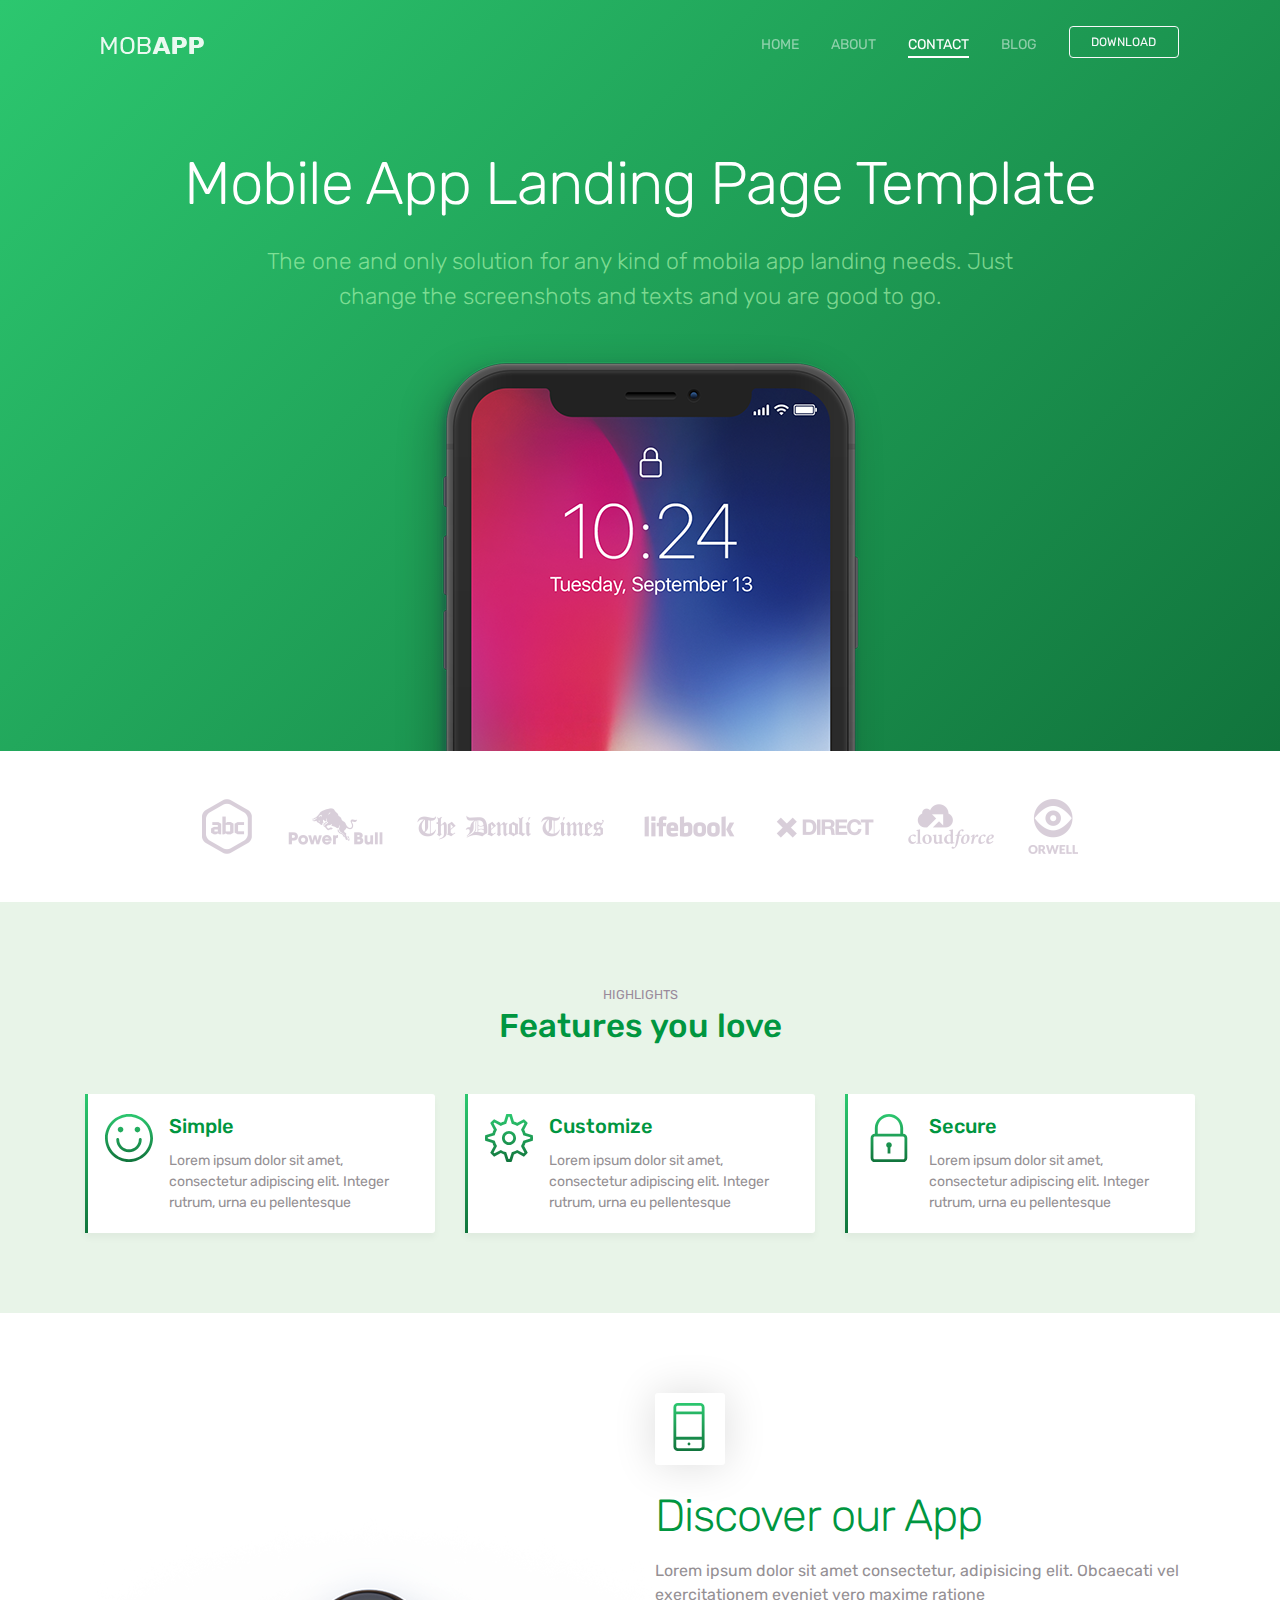
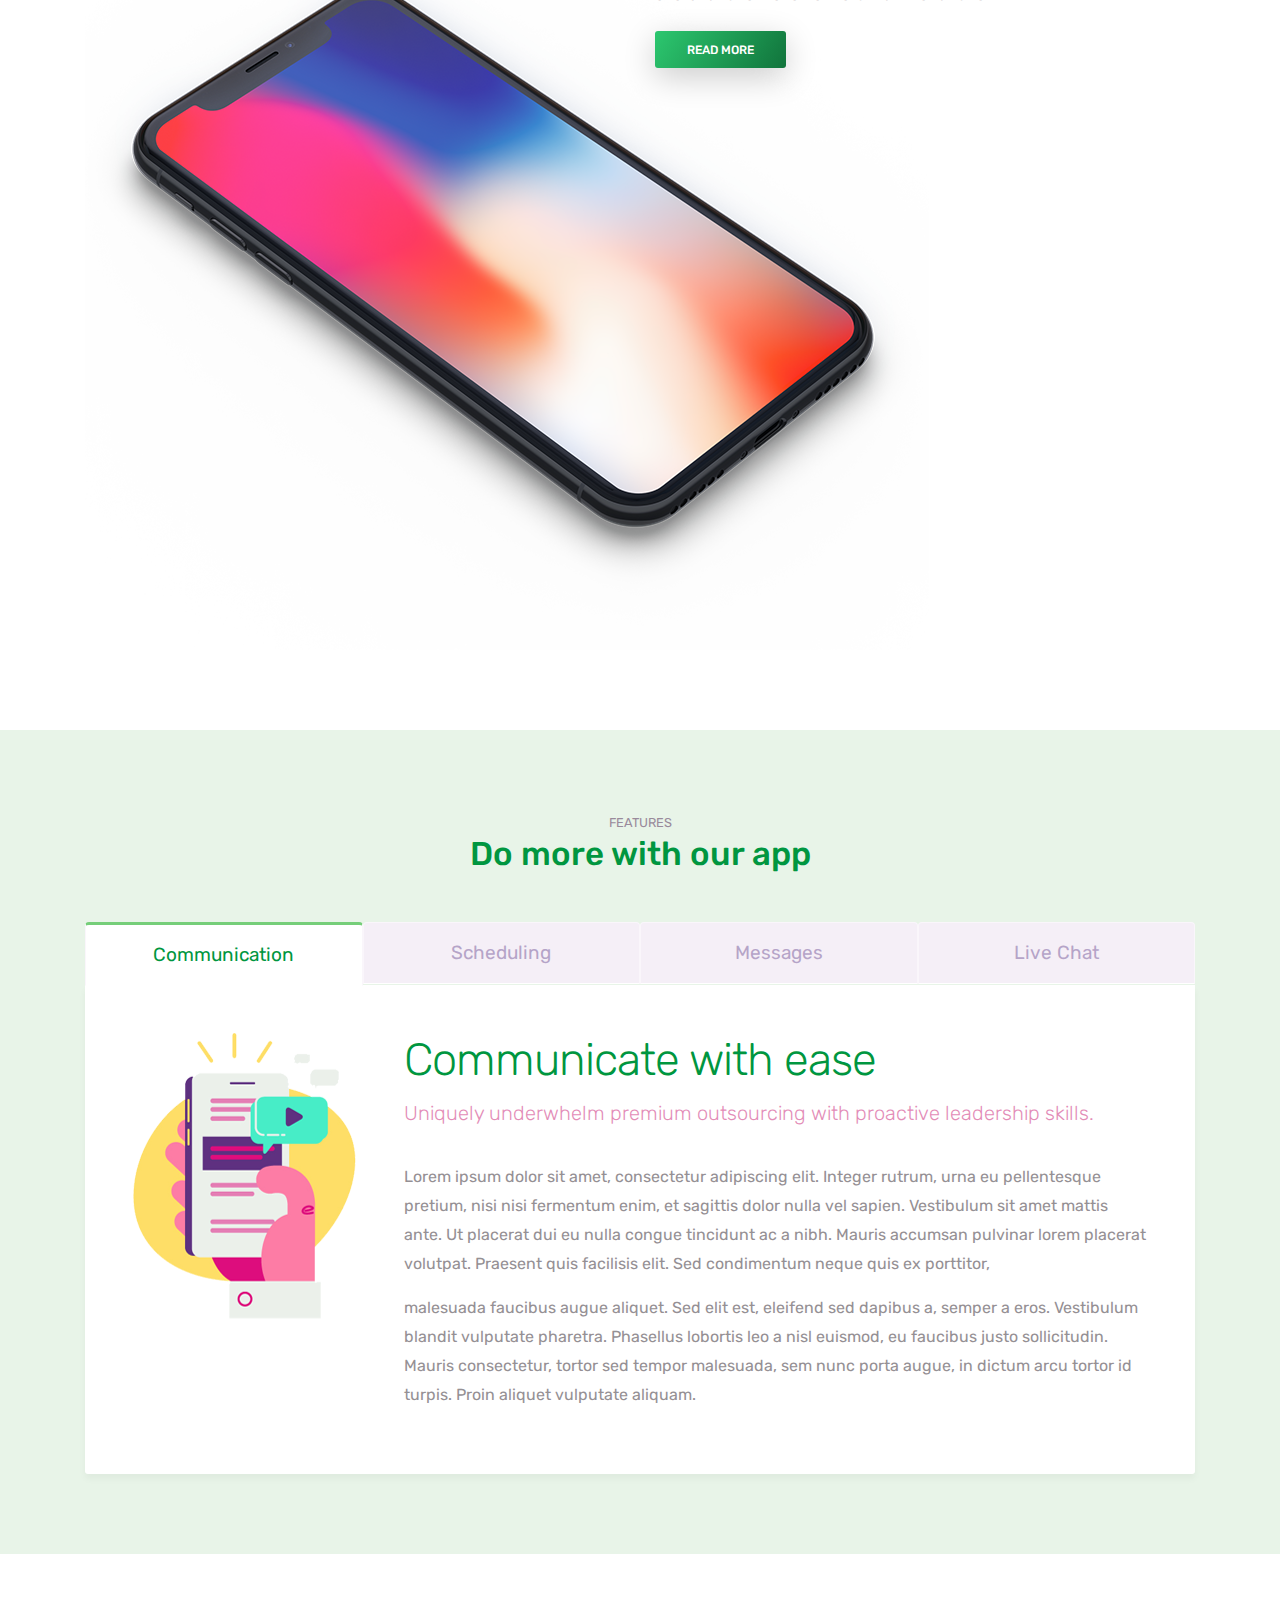
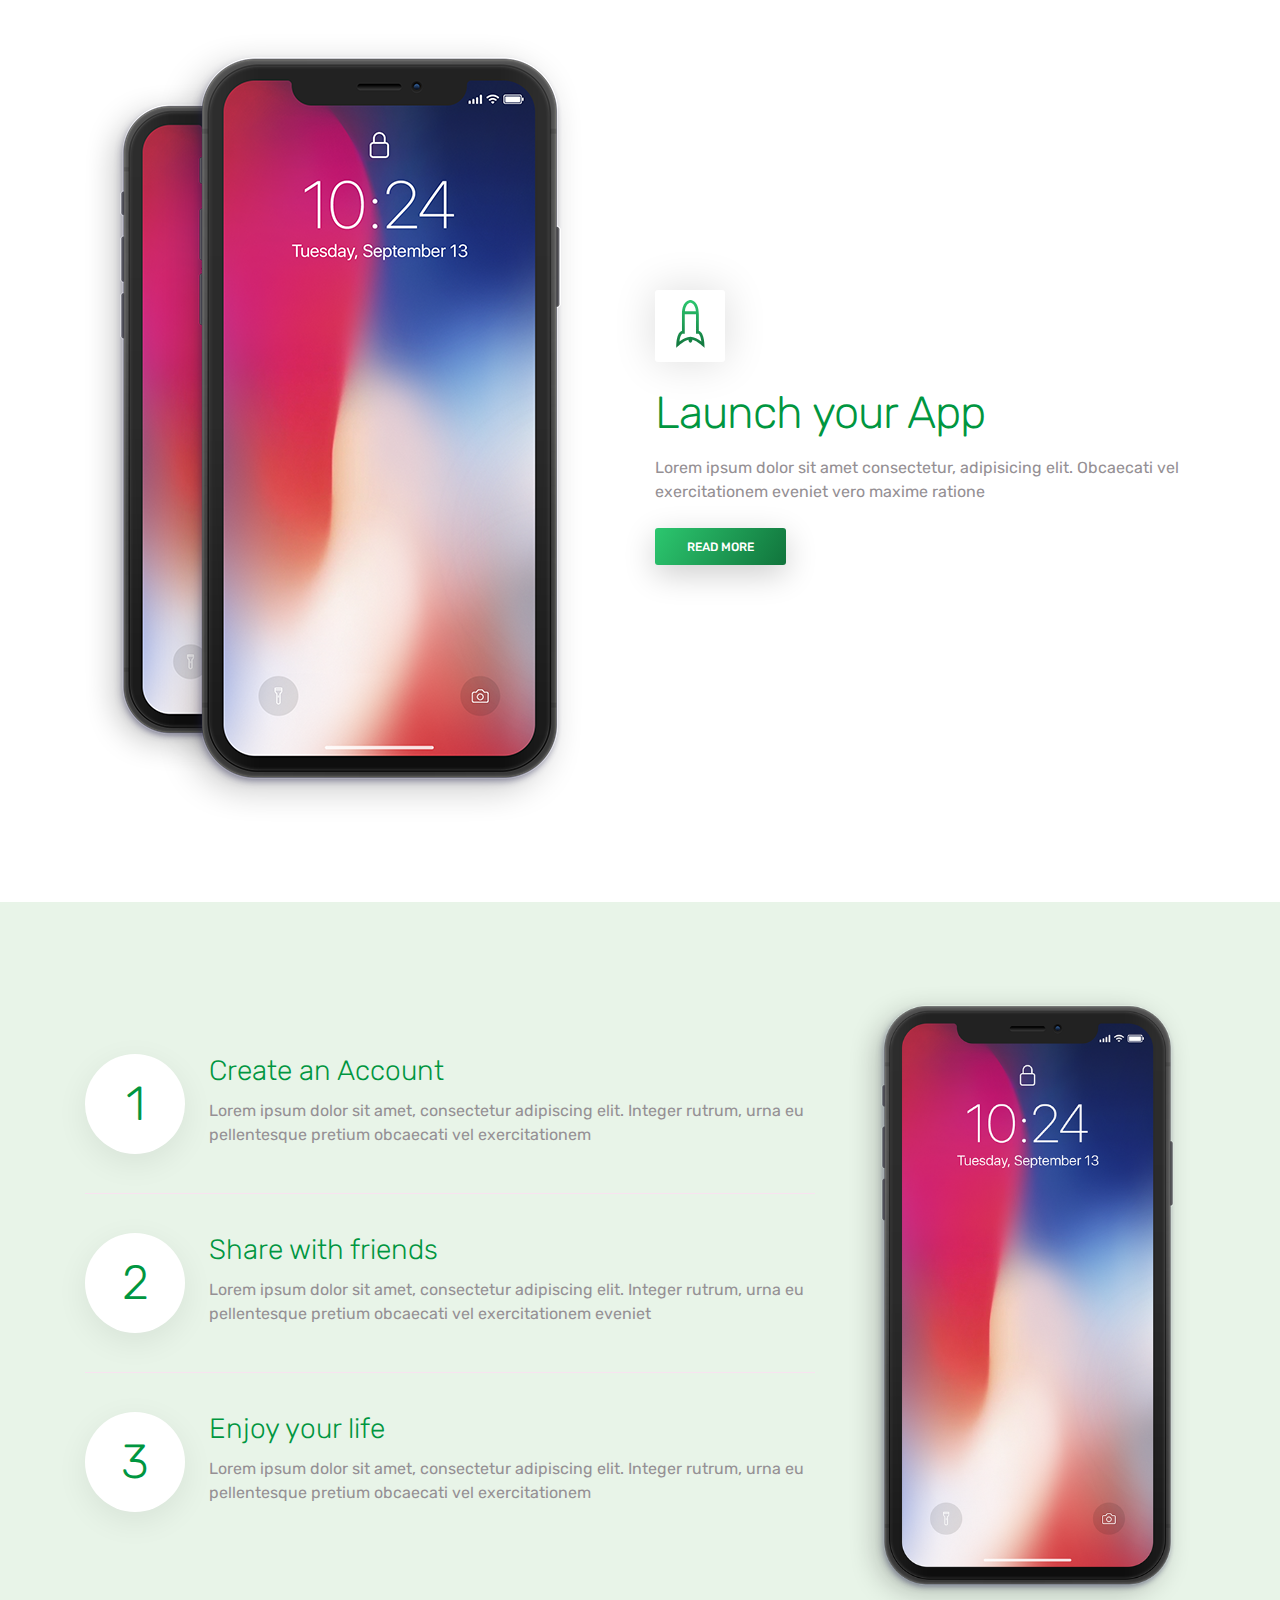
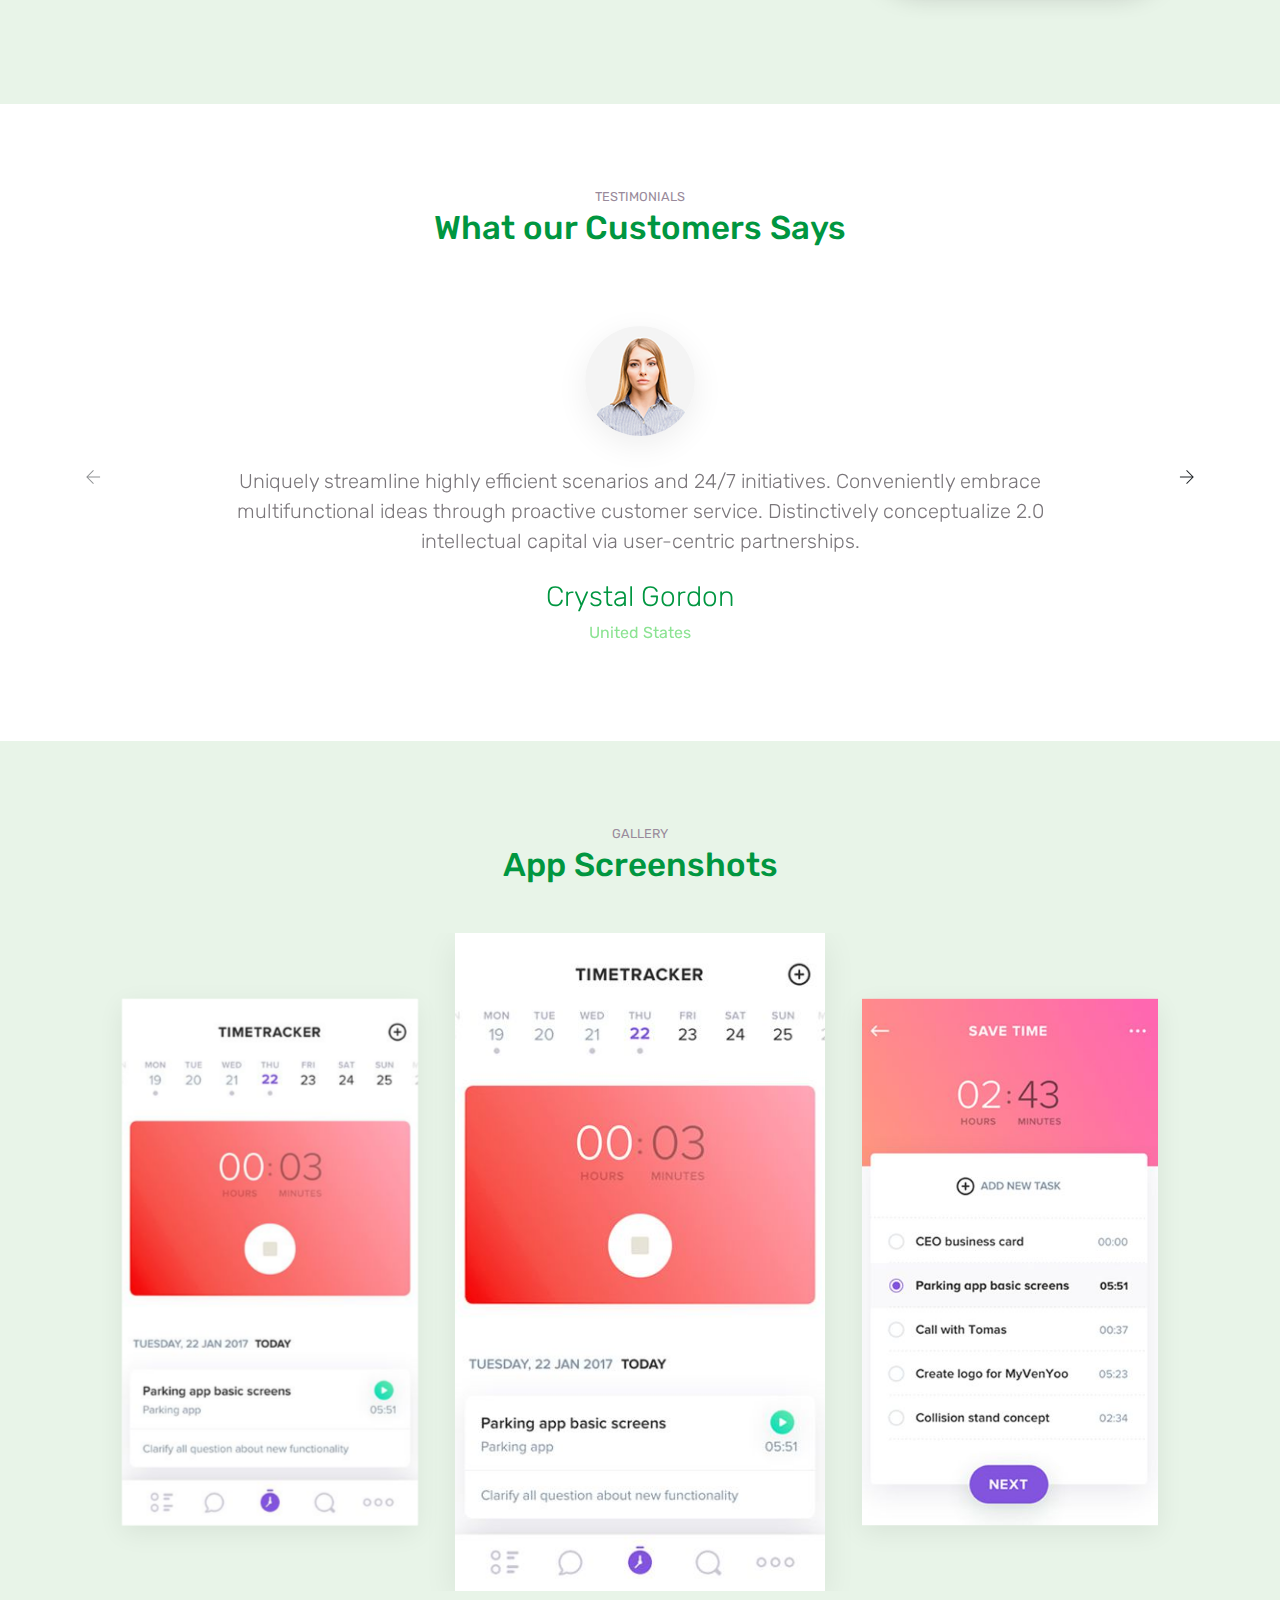
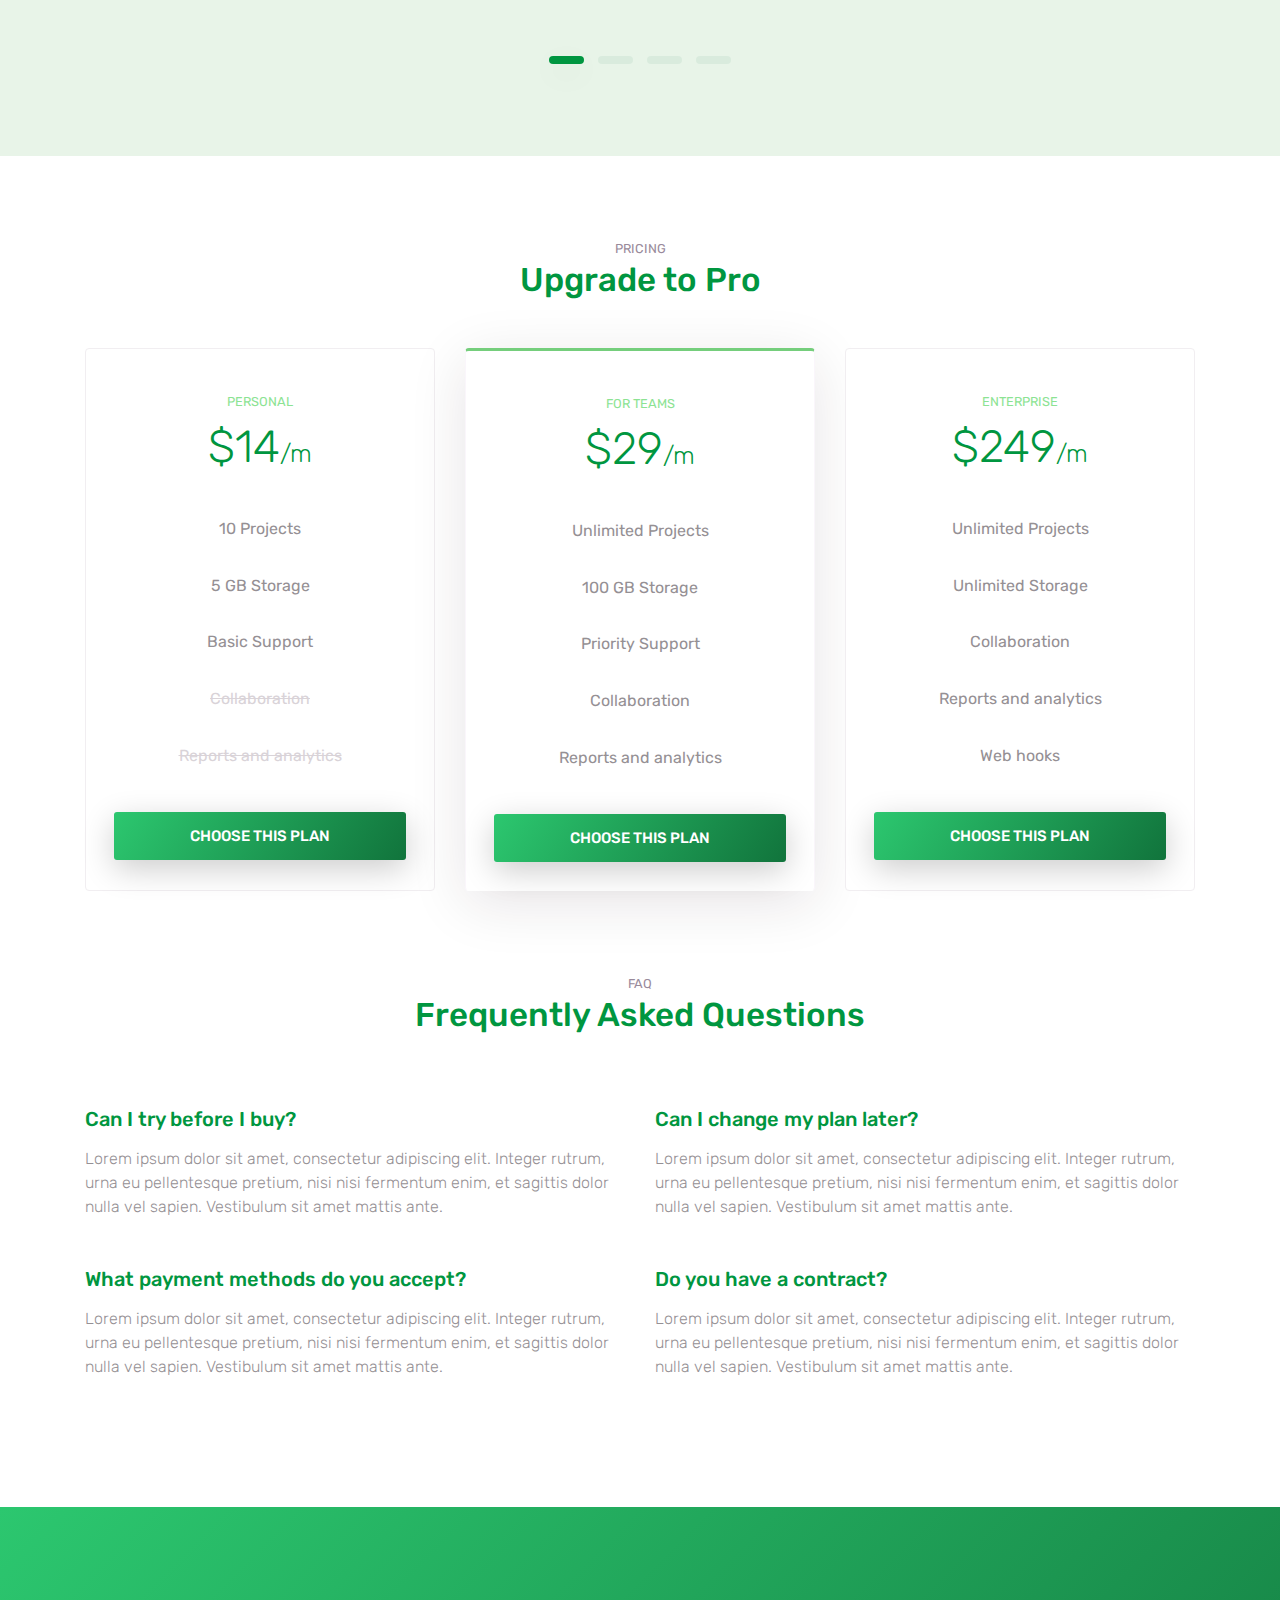
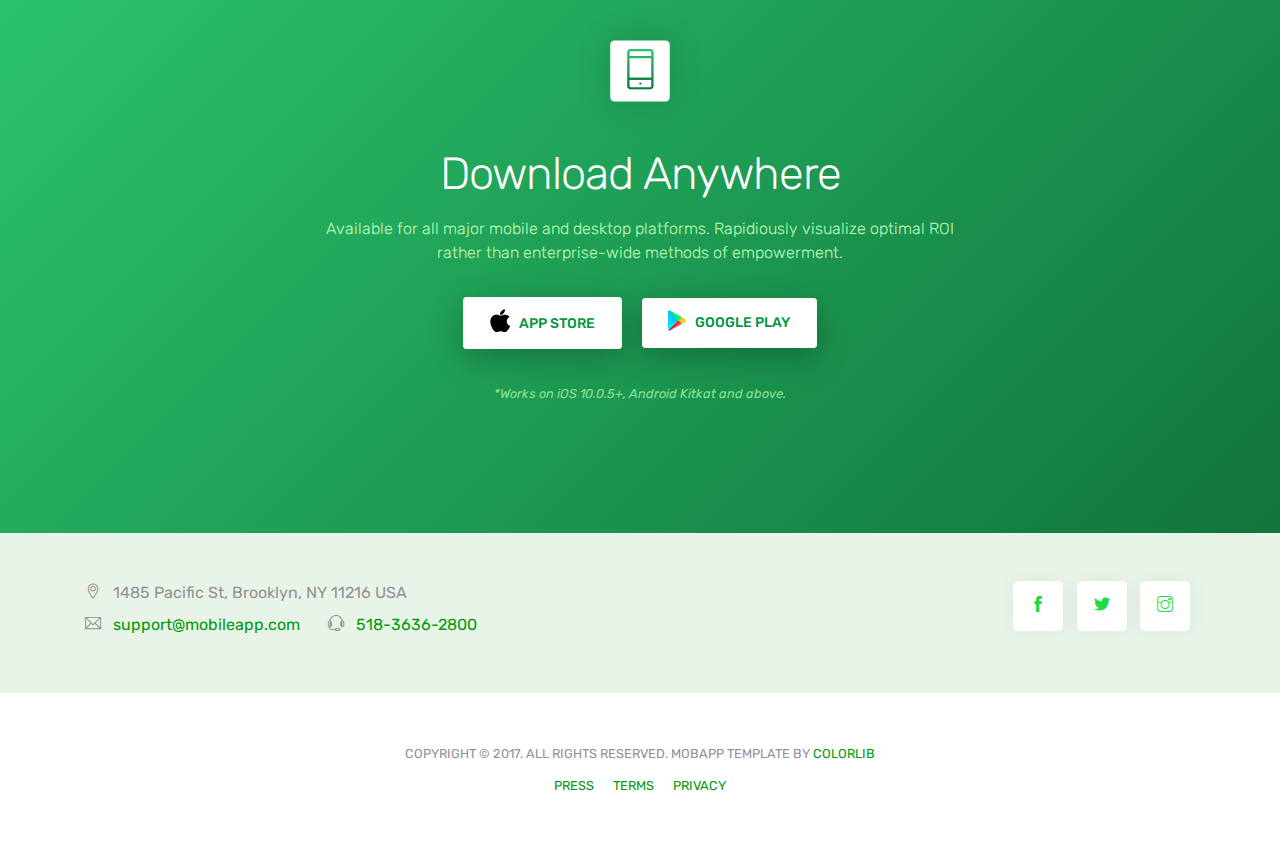
<file: src/page/contact.html>
<!doctype html>
<html lang="pt-br">

<head>
  <title>Remmember - Contact</title>
  <!-- Required meta tags -->
  <meta charset="utf-8">
  <meta name="viewport" content="width=device-width, initial-scale=1, shrink-to-fit=no">
  <meta name="description" content="Mobland - Mobile App Landing Page Template">
  <meta name="keywords" content="HTML5, bootstrap, mobile, app, landing, ios, android, responsive">

  <!-- Font -->
  <link rel="dns-prefetch" href="//fonts.googleapis.com">
  <link href="https://fonts.googleapis.com/css?family=Rubik:300,400,500" rel="stylesheet">

  <!-- Bootstrap CSS -->
  <link rel="stylesheet" href="../../css/bootstrap.min.css">
  <!-- Themify Icons -->
  <link rel="stylesheet" href="../../css/themify-icons.css">
  <!-- Owl carousel -->
  <link rel="stylesheet" href="../../css/owl.carousel.min.css">
  <!-- Main css -->
  <link href="../../css/style.css" rel="stylesheet">
</head>

<body data-spy="scroll" data-target="#navbar" data-offset="30">

  <!-- Nav Menu -->

  <div class="nav-menu fixed-top">
    <div class="container">
      <div class="row">
        <div class="col-md-12">
          <nav class="navbar navbar-dark navbar-expand-lg">
            <a class="navbar-brand" href="index.html"><img src="../../images/logo.png" class="img-fluid" alt="logo"></a>
            <button class="navbar-toggler" type="button" data-toggle="collapse" data-target="#navbar"
              aria-controls="navbar" aria-expanded="false" aria-label="Toggle navigation"> <span
                class="navbar-toggler-icon"></span> </button>
            <div class="collapse navbar-collapse" id="navbar">
              <ul class="navbar-nav ml-auto">
                <li class="nav-item"> <a class="nav-link" href="index.html">HOME <span class="sr-only">(current)</span></a>
                </li>
                <li class="nav-item"> <a class="nav-link" href="about.html">ABOUT</a> </li>
                <li class="nav-item"> <a class="nav-link active" href="contact.html">CONTACT</a> </li>
                <li class="nav-item"> <a class="nav-link" href="blog.html">BLOG</a> </li>
                <li class="nav-item"><a href="#" class="btn btn-outline-light my-3 my-sm-0 ml-lg-3">Download</a></li>
              </ul>
            </div>
          </nav>
        </div>
      </div>
    </div>
  </div>


  <header class="bg-gradient" id="home">
    <div class="container mt-5">
      <h1>Mobile App Landing Page Template</h1>
      <p class="tagline">The one and only solution for any kind of mobila app landing needs. Just change the screenshots
        and texts and you are good to go. </p>
    </div>
    <div class="img-holder mt-3"><img src="../../images/iphonex.png" alt="phone" class="img-fluid"></div>
  </header>

  <div class="client-logos my-5">
    <div class="container text-center">
      <img src="../../images/client-logos.png" alt="client logos" class="img-fluid">
    </div>
  </div>

  <div class="section light-bg" id="features">


    <div class="container">

      <div class="section-title">
        <small>HIGHLIGHTS</small>
        <h3>Features you love</h3>
      </div>


      <div class="row">
        <div class="col-12 col-lg-4">
          <div class="card features">
            <div class="card-body">
              <div class="media">
                <span class="ti-face-smile gradient-fill ti-3x mr-3"></span>
                <div class="media-body">
                  <h4 class="card-title">Simple</h4>
                  <p class="card-text">Lorem ipsum dolor sit amet, consectetur adipiscing elit. Integer rutrum, urna eu
                    pellentesque </p>
                </div>
              </div>
            </div>
          </div>
        </div>
        <div class="col-12 col-lg-4">
          <div class="card features">
            <div class="card-body">
              <div class="media">
                <span class="ti-settings gradient-fill ti-3x mr-3"></span>
                <div class="media-body">
                  <h4 class="card-title">Customize</h4>
                  <p class="card-text">Lorem ipsum dolor sit amet, consectetur adipiscing elit. Integer rutrum, urna eu
                    pellentesque </p>
                </div>
              </div>
            </div>
          </div>
        </div>
        <div class="col-12 col-lg-4">
          <div class="card features">
            <div class="card-body">
              <div class="media">
                <span class="ti-lock gradient-fill ti-3x mr-3"></span>
                <div class="media-body">
                  <h4 class="card-title">Secure</h4>
                  <p class="card-text">Lorem ipsum dolor sit amet, consectetur adipiscing elit. Integer rutrum, urna eu
                    pellentesque </p>
                </div>
              </div>
            </div>
          </div>
        </div>
      </div>

    </div>



  </div>
  <!-- // end .section -->
  <div class="section">

    <div class="container">
      <div class="row">
        <div class="col-lg-6 offset-lg-6">
          <div class="box-icon"><span class="ti-mobile gradient-fill ti-3x"></span></div>
          <h2>Discover our App</h2>
          <p class="mb-4">Lorem ipsum dolor sit amet consectetur, adipisicing elit. Obcaecati vel exercitationem eveniet
            vero maxime ratione </p>
          <a href="#" class="btn btn-primary">Read more</a>
        </div>
      </div>
      <div class="perspective-phone">
        <img src="../../images/perspective.png" alt="perspective phone" class="img-fluid">
      </div>
    </div>

  </div>
  <!-- // end .section -->


  <div class="section light-bg">
    <div class="container">
      <div class="section-title">
        <small>FEATURES</small>
        <h3>Do more with our app</h3>
      </div>

      <ul class="nav nav-tabs nav-justified" role="tablist">
        <li class="nav-item">
          <a class="nav-link active" data-toggle="tab" href="#communication">Communication</a>
        </li>
        <li class="nav-item">
          <a class="nav-link" data-toggle="tab" href="#schedule">Scheduling</a>
        </li>
        <li class="nav-item">
          <a class="nav-link" data-toggle="tab" href="#messages">Messages</a>
        </li>
        <li class="nav-item">
          <a class="nav-link" data-toggle="tab" href="#livechat">Live Chat</a>
        </li>
      </ul>
      <div class="tab-content">
        <div class="tab-pane fade show active" id="communication">
          <div class="d-flex flex-column flex-lg-row">
            <img src="../../images/graphic.png" alt="graphic" class="img-fluid rounded align-self-start mr-lg-5 mb-5 mb-lg-0">
            <div>

              <h2>Communicate with ease</h2>
              <p class="lead">Uniquely underwhelm premium outsourcing with proactive leadership skills. </p>
              <p>Lorem ipsum dolor sit amet, consectetur adipiscing elit. Integer rutrum, urna eu pellentesque pretium,
                nisi nisi fermentum enim, et sagittis dolor nulla vel sapien. Vestibulum sit amet mattis ante. Ut
                placerat dui eu nulla
                congue tincidunt ac a nibh. Mauris accumsan pulvinar lorem placerat volutpat. Praesent quis facilisis
                elit. Sed condimentum neque quis ex porttitor,
              </p>
              <p> malesuada faucibus augue aliquet. Sed elit est, eleifend sed dapibus a, semper a eros. Vestibulum
                blandit vulputate pharetra. Phasellus lobortis leo a nisl euismod, eu faucibus justo sollicitudin.
                Mauris consectetur, tortor
                sed tempor malesuada, sem nunc porta augue, in dictum arcu tortor id turpis. Proin aliquet vulputate
                aliquam.
              </p>
            </div>
          </div>
        </div>
        <div class="tab-pane fade" id="schedule">
          <div class="d-flex flex-column flex-lg-row">
            <div>
              <h2>Scheduling when you want</h2>
              <p class="lead">Uniquely underwhelm premium outsourcing with proactive leadership skills. </p>
              <p>Lorem ipsum dolor sit amet, consectetur adipiscing elit. Integer rutrum, urna eu pellentesque pretium,
                nisi nisi fermentum enim, et sagittis dolor nulla vel sapien. Vestibulum sit amet mattis ante. Ut
                placerat dui eu nulla
                congue tincidunt ac a nibh. Mauris accumsan pulvinar lorem placerat volutpat. Praesent quis facilisis
                elit. Sed condimentum neque quis ex porttitor,
              </p>
              <p> malesuada faucibus augue aliquet. Sed elit est, eleifend sed dapibus a, semper a eros. Vestibulum
                blandit vulputate pharetra. Phasellus lobortis leo a nisl euismod, eu faucibus justo sollicitudin.
                Mauris consectetur, tortor
                sed tempor malesuada, sem nunc porta augue, in dictum arcu tortor id turpis. Proin aliquet vulputate
                aliquam.
              </p>
            </div>
            <img src="../../images/graphic.png" alt="graphic" class="img-fluid rounded align-self-start mr-lg-5 mb-5 mb-lg-0">
          </div>
        </div>
        <div class="tab-pane fade" id="messages">
          <div class="d-flex flex-column flex-lg-row">
            <img src="../../images/graphic.png" alt="graphic" class="img-fluid rounded align-self-start mr-lg-5 mb-5 mb-lg-0">
            <div>
              <h2>Realtime Messaging service</h2>
              <p class="lead">Uniquely underwhelm premium outsourcing with proactive leadership skills. </p>
              <p>Lorem ipsum dolor sit amet, consectetur adipiscing elit. Integer rutrum, urna eu pellentesque pretium,
                nisi nisi fermentum enim, et sagittis dolor nulla vel sapien. Vestibulum sit amet mattis ante. Ut
                placerat dui eu nulla
                congue tincidunt ac a nibh. Mauris accumsan pulvinar lorem placerat volutpat. Praesent quis facilisis
                elit. Sed condimentum neque quis ex porttitor,
              </p>
              <p> malesuada faucibus augue aliquet. Sed elit est, eleifend sed dapibus a, semper a eros. Vestibulum
                blandit vulputate pharetra. Phasellus lobortis leo a nisl euismod, eu faucibus justo sollicitudin.
                Mauris consectetur, tortor
                sed tempor malesuada, sem nunc porta augue, in dictum arcu tortor id turpis. Proin aliquet vulputate
                aliquam.
              </p>
            </div>
          </div>
        </div>
        <div class="tab-pane fade" id="livechat">
          <div class="d-flex flex-column flex-lg-row">
            <div>
              <h2>Live chat when you needed</h2>
              <p class="lead">Uniquely underwhelm premium outsourcing with proactive leadership skills. </p>
              <p>Lorem ipsum dolor sit amet, consectetur adipiscing elit. Integer rutrum, urna eu pellentesque pretium,
                nisi nisi fermentum enim, et sagittis dolor nulla vel sapien. Vestibulum sit amet mattis ante. Ut
                placerat dui eu nulla
                congue tincidunt ac a nibh. Mauris accumsan pulvinar lorem placerat volutpat. Praesent quis facilisis
                elit. Sed condimentum neque quis ex porttitor,
              </p>
              <p> malesuada faucibus augue aliquet. Sed elit est, eleifend sed dapibus a, semper a eros. Vestibulum
                blandit vulputate pharetra. Phasellus lobortis leo a nisl euismod, eu faucibus justo sollicitudin.
                Mauris consectetur, tortor
                sed tempor malesuada, sem nunc porta augue, in dictum arcu tortor id turpis. Proin aliquet vulputate
                aliquam.
              </p>
            </div>
            <img src="../../images/graphic.png" alt="graphic" class="img-fluid rounded align-self-start mr-lg-5 mb-5 mb-lg-0">
          </div>
        </div>
      </div>


    </div>
  </div>
  <!-- // end .section -->

  <div class="section">

    <div class="container">
      <div class="row">
        <div class="col-md-6">
          <img src="../../images/dualphone.png" alt="dual phone" class="img-fluid">
        </div>
        <div class="col-md-6 d-flex align-items-center">
          <div>
            <div class="box-icon"><span class="ti-rocket gradient-fill ti-3x"></span></div>
            <h2>Launch your App</h2>
            <p class="mb-4">Lorem ipsum dolor sit amet consectetur, adipisicing elit. Obcaecati vel exercitationem
              eveniet vero maxime ratione </p>
            <a href="#" class="btn btn-primary">Read more</a>
          </div>
        </div>
      </div>

    </div>

  </div>
  <!-- // end .section -->


  <div class="section light-bg">

    <div class="container">
      <div class="row">
        <div class="col-md-8 d-flex align-items-center">
          <ul class="list-unstyled ui-steps">
            <li class="media">
              <div class="circle-icon mr-4">1</div>
              <div class="media-body">
                <h5>Create an Account</h5>
                <p>Lorem ipsum dolor sit amet, consectetur adipiscing elit. Integer rutrum, urna eu pellentesque pretium
                  obcaecati vel exercitationem </p>
              </div>
            </li>
            <li class="media my-4">
              <div class="circle-icon mr-4">2</div>
              <div class="media-body">
                <h5>Share with friends</h5>
                <p>Lorem ipsum dolor sit amet, consectetur adipiscing elit. Integer rutrum, urna eu pellentesque pretium
                  obcaecati vel exercitationem eveniet</p>
              </div>
            </li>
            <li class="media">
              <div class="circle-icon mr-4">3</div>
              <div class="media-body">
                <h5>Enjoy your life</h5>
                <p>Lorem ipsum dolor sit amet, consectetur adipiscing elit. Integer rutrum, urna eu pellentesque pretium
                  obcaecati vel exercitationem </p>
              </div>
            </li>
          </ul>
        </div>
        <div class="col-md-4">
          <img src="../../images/iphonex.png" alt="iphone" class="img-fluid">
        </div>

      </div>

    </div>

  </div>
  <!-- // end .section -->


  <div class="section">
    <div class="container">
      <div class="section-title">
        <small>TESTIMONIALS</small>
        <h3>What our Customers Says</h3>
      </div>

      <div class="testimonials owl-carousel">
        <div class="testimonials-single">
          <img src="../../images/client.png" alt="client" class="client-img">
          <blockquote class="blockquote">Uniquely streamline highly efficient scenarios and 24/7 initiatives.
            Conveniently embrace multifunctional ideas through proactive customer service. Distinctively conceptualize
            2.0 intellectual capital via user-centric partnerships.</blockquote>
          <h5 class="mt-4 mb-2">Crystal Gordon</h5>
          <p class="text-primary">United States</p>
        </div>
        <div class="testimonials-single">
          <img src="../../images/client.png" alt="client" class="client-img">
          <blockquote class="blockquote">Uniquely streamline highly efficient scenarios and 24/7 initiatives.
            Conveniently embrace multifunctional ideas through proactive customer service. Distinctively conceptualize
            2.0 intellectual capital via user-centric partnerships.</blockquote>
          <h5 class="mt-4 mb-2">Crystal Gordon</h5>
          <p class="text-primary">United States</p>
        </div>
        <div class="testimonials-single">
          <img src="../../images/client.png" alt="client" class="client-img">
          <blockquote class="blockquote">Uniquely streamline highly efficient scenarios and 24/7 initiatives.
            Conveniently embrace multifunctional ideas through proactive customer service. Distinctively conceptualize
            2.0 intellectual capital via user-centric partnerships.</blockquote>
          <h5 class="mt-4 mb-2">Crystal Gordon</h5>
          <p class="text-primary">United States</p>
        </div>
      </div>

    </div>

  </div>
  <!-- // end .section -->


  <div class="section light-bg" id="gallery">
    <div class="container">
      <div class="section-title">
        <small>GALLERY</small>
        <h3>App Screenshots</h3>
      </div>

      <div class="img-gallery owl-carousel owl-theme">
        <img src="../../images/screen1.jpg" alt="image">
        <img src="../../images/screen2.jpg" alt="image">
        <img src="../../images/screen3.jpg" alt="image">
        <img src="../../images/screen1.jpg" alt="image">
      </div>

    </div>

  </div>
  <!-- // end .section -->





  <div class="section" id="pricing">
    <div class="container">
      <div class="section-title">
        <small>PRICING</small>
        <h3>Upgrade to Pro</h3>
      </div>

      <div class="card-deck">
        <div class="card pricing">
          <div class="card-head">
            <small class="text-primary">PERSONAL</small>
            <span class="price">$14<sub>/m</sub></span>
          </div>
          <ul class="list-group list-group-flush">
            <div class="list-group-item">10 Projects</div>
            <div class="list-group-item">5 GB Storage</div>
            <div class="list-group-item">Basic Support</div>
            <div class="list-group-item"><del>Collaboration</del></div>
            <div class="list-group-item"><del>Reports and analytics</del></div>
          </ul>
          <div class="card-body">
            <a href="#" class="btn btn-primary btn-lg btn-block">Choose this Plan</a>
          </div>
        </div>
        <div class="card pricing popular">
          <div class="card-head">
            <small class="text-primary">FOR TEAMS</small>
            <span class="price">$29<sub>/m</sub></span>
          </div>
          <ul class="list-group list-group-flush">
            <div class="list-group-item">Unlimited Projects</div>
            <div class="list-group-item">100 GB Storage</div>
            <div class="list-group-item">Priority Support</div>
            <div class="list-group-item">Collaboration</div>
            <div class="list-group-item">Reports and analytics</div>
          </ul>
          <div class="card-body">
            <a href="#" class="btn btn-primary btn-lg btn-block">Choose this Plan</a>
          </div>
        </div>
        <div class="card pricing">
          <div class="card-head">
            <small class="text-primary">ENTERPRISE</small>
            <span class="price">$249<sub>/m</sub></span>
          </div>
          <ul class="list-group list-group-flush">
            <div class="list-group-item">Unlimited Projects</div>
            <div class="list-group-item">Unlimited Storage</div>
            <div class="list-group-item">Collaboration</div>
            <div class="list-group-item">Reports and analytics</div>
            <div class="list-group-item">Web hooks</div>
          </ul>
          <div class="card-body">
            <a href="#" class="btn btn-primary btn-lg btn-block">Choose this Plan</a>
          </div>
        </div>
      </div>
      <!-- // end .pricing -->


    </div>

  </div>
  <!-- // end .section -->


  <div class="section pt-0">
    <div class="container">
      <div class="section-title">
        <small>FAQ</small>
        <h3>Frequently Asked Questions</h3>
      </div>

      <div class="row pt-4">
        <div class="col-md-6">
          <h4 class="mb-3">Can I try before I buy?</h4>
          <p class="light-font mb-5">Lorem ipsum dolor sit amet, consectetur adipiscing elit. Integer rutrum, urna eu
            pellentesque pretium, nisi nisi fermentum enim, et sagittis dolor nulla vel sapien. Vestibulum sit amet
            mattis ante. </p>
          <h4 class="mb-3">What payment methods do you accept?</h4>
          <p class="light-font mb-5">Lorem ipsum dolor sit amet, consectetur adipiscing elit. Integer rutrum, urna eu
            pellentesque pretium, nisi nisi fermentum enim, et sagittis dolor nulla vel sapien. Vestibulum sit amet
            mattis ante. </p>

        </div>
        <div class="col-md-6">
          <h4 class="mb-3">Can I change my plan later?</h4>
          <p class="light-font mb-5">Lorem ipsum dolor sit amet, consectetur adipiscing elit. Integer rutrum, urna eu
            pellentesque pretium, nisi nisi fermentum enim, et sagittis dolor nulla vel sapien. Vestibulum sit amet
            mattis ante. </p>
          <h4 class="mb-3">Do you have a contract?</h4>
          <p class="light-font mb-5">Lorem ipsum dolor sit amet, consectetur adipiscing elit. Integer rutrum, urna eu
            pellentesque pretium, nisi nisi fermentum enim, et sagittis dolor nulla vel sapien. Vestibulum sit amet
            mattis ante. </p>

        </div>
      </div>
    </div>

  </div>
  <!-- // end .section -->



  <div class="section bg-gradient">
    <div class="container">
      <div class="call-to-action">

        <div class="box-icon"><span class="ti-mobile gradient-fill ti-3x"></span></div>
        <h2>Download Anywhere</h2>
        <p class="tagline">Available for all major mobile and desktop platforms. Rapidiously visualize optimal ROI
          rather than enterprise-wide methods of empowerment. </p>
        <div class="my-4">

          <a href="#" class="btn btn-light"><img src="../../images/appleicon.png" alt="icon"> App Store</a>
          <a href="#" class="btn btn-light"><img src="../../images/playicon.png" alt="icon"> Google play</a>
        </div>
        <p class="text-primary"><small><i>*Works on iOS 10.0.5+, Android Kitkat and above. </i></small></p>
      </div>
    </div>

  </div>
  <!-- // end .section -->

  <div class="light-bg py-5" id="contact">
    <div class="container">
      <div class="row">
        <div class="col-lg-6 text-center text-lg-left">
          <p class="mb-2"> <span class="ti-location-pin mr-2"></span> 1485 Pacific St, Brooklyn, NY 11216 USA</p>
          <div class=" d-block d-sm-inline-block">
            <p class="mb-2">
              <span class="ti-email mr-2"></span> <a class="mr-4"
                href="mailto:support@mobileapp.com">support@mobileapp.com</a>
            </p>
          </div>
          <div class="d-block d-sm-inline-block">
            <p class="mb-0">
              <span class="ti-headphone-alt mr-2"></span> <a href="tel:51836362800">518-3636-2800</a>
            </p>
          </div>

        </div>
        <div class="col-lg-6">
          <div class="social-icons">
            <a href="#"><span class="ti-facebook"></span></a>
            <a href="#"><span class="ti-twitter-alt"></span></a>
            <a href="#"><span class="ti-instagram"></span></a>
          </div>
        </div>
      </div>

    </div>

  </div>
  <!-- // end .section -->
  <footer class="my-5 text-center">
    <!-- Copyright removal is not prohibited! -->
    <p class="mb-2"><small>COPYRIGHT © 2017. ALL RIGHTS RESERVED. MOBAPP TEMPLATE BY <a
          href="https://colorlib.com">COLORLIB</a></small></p>

    <small>
      <a href="#" class="m-2">PRESS</a>
      <a href="#" class="m-2">TERMS</a>
      <a href="#" class="m-2">PRIVACY</a>
    </small>
  </footer>

  <!-- jQuery and Bootstrap -->
  <script src="../../js/jquery-3.2.1.min.js"></script>
  <script src="../../js/bootstrap.bundle.min.js"></script>
  <!-- Plugins JS -->
  <script src="../../js/owl.carousel.min.js"></script>
  <!-- Custom JS -->
  <script src="../../js/script.js"></script>

</body>

</html>
</file>
<file: css/themify-icons.css>
@font-face {
    font-family: 'themify';
    src: url('../fonts/themify.eot?-fvbane');
    src: url('../fonts/themify.eot?#iefix-fvbane') format('embedded-opentype'), url('../fonts/themify.woff?-fvbane') format('woff'), url('../fonts/themify.ttf?-fvbane') format('truetype'), url('../fonts/themify.svg?-fvbane#themify') format('svg');
    font-weight: normal;
    font-style: normal;
}

[class^="ti-"],
[class*=" ti-"] {
    font-family: 'themify';
    speak: none;
    font-style: normal;
    font-weight: normal;
    font-variant: normal;
    text-transform: none;
    line-height: 1;
    /* Better Font Rendering =========== */
    -webkit-font-smoothing: antialiased;
    -moz-osx-font-smoothing: grayscale;
}

.ti-wand:before {
    content: "\e600";
}

.ti-volume:before {
    content: "\e601";
}

.ti-user:before {
    content: "\e602";
}

.ti-unlock:before {
    content: "\e603";
}

.ti-unlink:before {
    content: "\e604";
}

.ti-trash:before {
    content: "\e605";
}

.ti-thought:before {
    content: "\e606";
}

.ti-target:before {
    content: "\e607";
}

.ti-tag:before {
    content: "\e608";
}

.ti-tablet:before {
    content: "\e609";
}

.ti-star:before {
    content: "\e60a";
}

.ti-spray:before {
    content: "\e60b";
}

.ti-signal:before {
    content: "\e60c";
}

.ti-shopping-cart:before {
    content: "\e60d";
}

.ti-shopping-cart-full:before {
    content: "\e60e";
}

.ti-settings:before {
    content: "\e60f";
}

.ti-search:before {
    content: "\e610";
}

.ti-zoom-in:before {
    content: "\e611";
}

.ti-zoom-out:before {
    content: "\e612";
}

.ti-cut:before {
    content: "\e613";
}

.ti-ruler:before {
    content: "\e614";
}

.ti-ruler-pencil:before {
    content: "\e615";
}

.ti-ruler-alt:before {
    content: "\e616";
}

.ti-bookmark:before {
    content: "\e617";
}

.ti-bookmark-alt:before {
    content: "\e618";
}

.ti-reload:before {
    content: "\e619";
}

.ti-plus:before {
    content: "\e61a";
}

.ti-pin:before {
    content: "\e61b";
}

.ti-pencil:before {
    content: "\e61c";
}

.ti-pencil-alt:before {
    content: "\e61d";
}

.ti-paint-roller:before {
    content: "\e61e";
}

.ti-paint-bucket:before {
    content: "\e61f";
}

.ti-na:before {
    content: "\e620";
}

.ti-mobile:before {
    content: "\e621";
}

.ti-minus:before {
    content: "\e622";
}

.ti-medall:before {
    content: "\e623";
}

.ti-medall-alt:before {
    content: "\e624";
}

.ti-marker:before {
    content: "\e625";
}

.ti-marker-alt:before {
    content: "\e626";
}

.ti-arrow-up:before {
    content: "\e627";
}

.ti-arrow-right:before {
    content: "\e628";
}

.ti-arrow-left:before {
    content: "\e629";
}

.ti-arrow-down:before {
    content: "\e62a";
}

.ti-lock:before {
    content: "\e62b";
}

.ti-location-arrow:before {
    content: "\e62c";
}

.ti-link:before {
    content: "\e62d";
}

.ti-layout:before {
    content: "\e62e";
}

.ti-layers:before {
    content: "\e62f";
}

.ti-layers-alt:before {
    content: "\e630";
}

.ti-key:before {
    content: "\e631";
}

.ti-import:before {
    content: "\e632";
}

.ti-image:before {
    content: "\e633";
}

.ti-heart:before {
    content: "\e634";
}

.ti-heart-broken:before {
    content: "\e635";
}

.ti-hand-stop:before {
    content: "\e636";
}

.ti-hand-open:before {
    content: "\e637";
}

.ti-hand-drag:before {
    content: "\e638";
}

.ti-folder:before {
    content: "\e639";
}

.ti-flag:before {
    content: "\e63a";
}

.ti-flag-alt:before {
    content: "\e63b";
}

.ti-flag-alt-2:before {
    content: "\e63c";
}

.ti-eye:before {
    content: "\e63d";
}

.ti-export:before {
    content: "\e63e";
}

.ti-exchange-vertical:before {
    content: "\e63f";
}

.ti-desktop:before {
    content: "\e640";
}

.ti-cup:before {
    content: "\e641";
}

.ti-crown:before {
    content: "\e642";
}

.ti-comments:before {
    content: "\e643";
}

.ti-comment:before {
    content: "\e644";
}

.ti-comment-alt:before {
    content: "\e645";
}

.ti-close:before {
    content: "\e646";
}

.ti-clip:before {
    content: "\e647";
}

.ti-angle-up:before {
    content: "\e648";
}

.ti-angle-right:before {
    content: "\e649";
}

.ti-angle-left:before {
    content: "\e64a";
}

.ti-angle-down:before {
    content: "\e64b";
}

.ti-check:before {
    content: "\e64c";
}

.ti-check-box:before {
    content: "\e64d";
}

.ti-camera:before {
    content: "\e64e";
}

.ti-announcement:before {
    content: "\e64f";
}

.ti-brush:before {
    content: "\e650";
}

.ti-briefcase:before {
    content: "\e651";
}

.ti-bolt:before {
    content: "\e652";
}

.ti-bolt-alt:before {
    content: "\e653";
}

.ti-blackboard:before {
    content: "\e654";
}

.ti-bag:before {
    content: "\e655";
}

.ti-move:before {
    content: "\e656";
}

.ti-arrows-vertical:before {
    content: "\e657";
}

.ti-arrows-horizontal:before {
    content: "\e658";
}

.ti-fullscreen:before {
    content: "\e659";
}

.ti-arrow-top-right:before {
    content: "\e65a";
}

.ti-arrow-top-left:before {
    content: "\e65b";
}

.ti-arrow-circle-up:before {
    content: "\e65c";
}

.ti-arrow-circle-right:before {
    content: "\e65d";
}

.ti-arrow-circle-left:before {
    content: "\e65e";
}

.ti-arrow-circle-down:before {
    content: "\e65f";
}

.ti-angle-double-up:before {
    content: "\e660";
}

.ti-angle-double-right:before {
    content: "\e661";
}

.ti-angle-double-left:before {
    content: "\e662";
}

.ti-angle-double-down:before {
    content: "\e663";
}

.ti-zip:before {
    content: "\e664";
}

.ti-world:before {
    content: "\e665";
}

.ti-wheelchair:before {
    content: "\e666";
}

.ti-view-list:before {
    content: "\e667";
}

.ti-view-list-alt:before {
    content: "\e668";
}

.ti-view-grid:before {
    content: "\e669";
}

.ti-uppercase:before {
    content: "\e66a";
}

.ti-upload:before {
    content: "\e66b";
}

.ti-underline:before {
    content: "\e66c";
}

.ti-truck:before {
    content: "\e66d";
}

.ti-timer:before {
    content: "\e66e";
}

.ti-ticket:before {
    content: "\e66f";
}

.ti-thumb-up:before {
    content: "\e670";
}

.ti-thumb-down:before {
    content: "\e671";
}

.ti-text:before {
    content: "\e672";
}

.ti-stats-up:before {
    content: "\e673";
}

.ti-stats-down:before {
    content: "\e674";
}

.ti-split-v:before {
    content: "\e675";
}

.ti-split-h:before {
    content: "\e676";
}

.ti-smallcap:before {
    content: "\e677";
}

.ti-shine:before {
    content: "\e678";
}

.ti-shift-right:before {
    content: "\e679";
}

.ti-shift-left:before {
    content: "\e67a";
}

.ti-shield:before {
    content: "\e67b";
}

.ti-notepad:before {
    content: "\e67c";
}

.ti-server:before {
    content: "\e67d";
}

.ti-quote-right:before {
    content: "\e67e";
}

.ti-quote-left:before {
    content: "\e67f";
}

.ti-pulse:before {
    content: "\e680";
}

.ti-printer:before {
    content: "\e681";
}

.ti-power-off:before {
    content: "\e682";
}

.ti-plug:before {
    content: "\e683";
}

.ti-pie-chart:before {
    content: "\e684";
}

.ti-paragraph:before {
    content: "\e685";
}

.ti-panel:before {
    content: "\e686";
}

.ti-package:before {
    content: "\e687";
}

.ti-music:before {
    content: "\e688";
}

.ti-music-alt:before {
    content: "\e689";
}

.ti-mouse:before {
    content: "\e68a";
}

.ti-mouse-alt:before {
    content: "\e68b";
}

.ti-money:before {
    content: "\e68c";
}

.ti-microphone:before {
    content: "\e68d";
}

.ti-menu:before {
    content: "\e68e";
}

.ti-menu-alt:before {
    content: "\e68f";
}

.ti-map:before {
    content: "\e690";
}

.ti-map-alt:before {
    content: "\e691";
}

.ti-loop:before {
    content: "\e692";
}

.ti-location-pin:before {
    content: "\e693";
}

.ti-list:before {
    content: "\e694";
}

.ti-light-bulb:before {
    content: "\e695";
}

.ti-Italic:before {
    content: "\e696";
}

.ti-info:before {
    content: "\e697";
}

.ti-infinite:before {
    content: "\e698";
}

.ti-id-badge:before {
    content: "\e699";
}

.ti-hummer:before {
    content: "\e69a";
}

.ti-home:before {
    content: "\e69b";
}

.ti-help:before {
    content: "\e69c";
}

.ti-headphone:before {
    content: "\e69d";
}

.ti-harddrives:before {
    content: "\e69e";
}

.ti-harddrive:before {
    content: "\e69f";
}

.ti-gift:before {
    content: "\e6a0";
}

.ti-game:before {
    content: "\e6a1";
}

.ti-filter:before {
    content: "\e6a2";
}

.ti-files:before {
    content: "\e6a3";
}

.ti-file:before {
    content: "\e6a4";
}

.ti-eraser:before {
    content: "\e6a5";
}

.ti-envelope:before {
    content: "\e6a6";
}

.ti-download:before {
    content: "\e6a7";
}

.ti-direction:before {
    content: "\e6a8";
}

.ti-direction-alt:before {
    content: "\e6a9";
}

.ti-dashboard:before {
    content: "\e6aa";
}

.ti-control-stop:before {
    content: "\e6ab";
}

.ti-control-shuffle:before {
    content: "\e6ac";
}

.ti-control-play:before {
    content: "\e6ad";
}

.ti-control-pause:before {
    content: "\e6ae";
}

.ti-control-forward:before {
    content: "\e6af";
}

.ti-control-backward:before {
    content: "\e6b0";
}

.ti-cloud:before {
    content: "\e6b1";
}

.ti-cloud-up:before {
    content: "\e6b2";
}

.ti-cloud-down:before {
    content: "\e6b3";
}

.ti-clipboard:before {
    content: "\e6b4";
}

.ti-car:before {
    content: "\e6b5";
}

.ti-calendar:before {
    content: "\e6b6";
}

.ti-book:before {
    content: "\e6b7";
}

.ti-bell:before {
    content: "\e6b8";
}

.ti-basketball:before {
    content: "\e6b9";
}

.ti-bar-chart:before {
    content: "\e6ba";
}

.ti-bar-chart-alt:before {
    content: "\e6bb";
}

.ti-back-right:before {
    content: "\e6bc";
}

.ti-back-left:before {
    content: "\e6bd";
}

.ti-arrows-corner:before {
    content: "\e6be";
}

.ti-archive:before {
    content: "\e6bf";
}

.ti-anchor:before {
    content: "\e6c0";
}

.ti-align-right:before {
    content: "\e6c1";
}

.ti-align-left:before {
    content: "\e6c2";
}

.ti-align-justify:before {
    content: "\e6c3";
}

.ti-align-center:before {
    content: "\e6c4";
}

.ti-alert:before {
    content: "\e6c5";
}

.ti-alarm-clock:before {
    content: "\e6c6";
}

.ti-agenda:before {
    content: "\e6c7";
}

.ti-write:before {
    content: "\e6c8";
}

.ti-window:before {
    content: "\e6c9";
}

.ti-widgetized:before {
    content: "\e6ca";
}

.ti-widget:before {
    content: "\e6cb";
}

.ti-widget-alt:before {
    content: "\e6cc";
}

.ti-wallet:before {
    content: "\e6cd";
}

.ti-video-clapper:before {
    content: "\e6ce";
}

.ti-video-camera:before {
    content: "\e6cf";
}

.ti-vector:before {
    content: "\e6d0";
}

.ti-themify-logo:before {
    content: "\e6d1";
}

.ti-themify-favicon:before {
    content: "\e6d2";
}

.ti-themify-favicon-alt:before {
    content: "\e6d3";
}

.ti-support:before {
    content: "\e6d4";
}

.ti-stamp:before {
    content: "\e6d5";
}

.ti-split-v-alt:before {
    content: "\e6d6";
}

.ti-slice:before {
    content: "\e6d7";
}

.ti-shortcode:before {
    content: "\e6d8";
}

.ti-shift-right-alt:before {
    content: "\e6d9";
}

.ti-shift-left-alt:before {
    content: "\e6da";
}

.ti-ruler-alt-2:before {
    content: "\e6db";
}

.ti-receipt:before {
    content: "\e6dc";
}

.ti-pin2:before {
    content: "\e6dd";
}

.ti-pin-alt:before {
    content: "\e6de";
}

.ti-pencil-alt2:before {
    content: "\e6df";
}

.ti-palette:before {
    content: "\e6e0";
}

.ti-more:before {
    content: "\e6e1";
}

.ti-more-alt:before {
    content: "\e6e2";
}

.ti-microphone-alt:before {
    content: "\e6e3";
}

.ti-magnet:before {
    content: "\e6e4";
}

.ti-line-double:before {
    content: "\e6e5";
}

.ti-line-dotted:before {
    content: "\e6e6";
}

.ti-line-dashed:before {
    content: "\e6e7";
}

.ti-layout-width-full:before {
    content: "\e6e8";
}

.ti-layout-width-default:before {
    content: "\e6e9";
}

.ti-layout-width-default-alt:before {
    content: "\e6ea";
}

.ti-layout-tab:before {
    content: "\e6eb";
}

.ti-layout-tab-window:before {
    content: "\e6ec";
}

.ti-layout-tab-v:before {
    content: "\e6ed";
}

.ti-layout-tab-min:before {
    content: "\e6ee";
}

.ti-layout-slider:before {
    content: "\e6ef";
}

.ti-layout-slider-alt:before {
    content: "\e6f0";
}

.ti-layout-sidebar-right:before {
    content: "\e6f1";
}

.ti-layout-sidebar-none:before {
    content: "\e6f2";
}

.ti-layout-sidebar-left:before {
    content: "\e6f3";
}

.ti-layout-placeholder:before {
    content: "\e6f4";
}

.ti-layout-menu:before {
    content: "\e6f5";
}

.ti-layout-menu-v:before {
    content: "\e6f6";
}

.ti-layout-menu-separated:before {
    content: "\e6f7";
}

.ti-layout-menu-full:before {
    content: "\e6f8";
}

.ti-layout-media-right-alt:before {
    content: "\e6f9";
}

.ti-layout-media-right:before {
    content: "\e6fa";
}

.ti-layout-media-overlay:before {
    content: "\e6fb";
}

.ti-layout-media-overlay-alt:before {
    content: "\e6fc";
}

.ti-layout-media-overlay-alt-2:before {
    content: "\e6fd";
}

.ti-layout-media-left-alt:before {
    content: "\e6fe";
}

.ti-layout-media-left:before {
    content: "\e6ff";
}

.ti-layout-media-center-alt:before {
    content: "\e700";
}

.ti-layout-media-center:before {
    content: "\e701";
}

.ti-layout-list-thumb:before {
    content: "\e702";
}

.ti-layout-list-thumb-alt:before {
    content: "\e703";
}

.ti-layout-list-post:before {
    content: "\e704";
}

.ti-layout-list-large-image:before {
    content: "\e705";
}

.ti-layout-line-solid:before {
    content: "\e706";
}

.ti-layout-grid4:before {
    content: "\e707";
}

.ti-layout-grid3:before {
    content: "\e708";
}

.ti-layout-grid2:before {
    content: "\e709";
}

.ti-layout-grid2-thumb:before {
    content: "\e70a";
}

.ti-layout-cta-right:before {
    content: "\e70b";
}

.ti-layout-cta-left:before {
    content: "\e70c";
}

.ti-layout-cta-center:before {
    content: "\e70d";
}

.ti-layout-cta-btn-right:before {
    content: "\e70e";
}

.ti-layout-cta-btn-left:before {
    content: "\e70f";
}

.ti-layout-column4:before {
    content: "\e710";
}

.ti-layout-column3:before {
    content: "\e711";
}

.ti-layout-column2:before {
    content: "\e712";
}

.ti-layout-accordion-separated:before {
    content: "\e713";
}

.ti-layout-accordion-merged:before {
    content: "\e714";
}

.ti-layout-accordion-list:before {
    content: "\e715";
}

.ti-ink-pen:before {
    content: "\e716";
}

.ti-info-alt:before {
    content: "\e717";
}

.ti-help-alt:before {
    content: "\e718";
}

.ti-headphone-alt:before {
    content: "\e719";
}

.ti-hand-point-up:before {
    content: "\e71a";
}

.ti-hand-point-right:before {
    content: "\e71b";
}

.ti-hand-point-left:before {
    content: "\e71c";
}

.ti-hand-point-down:before {
    content: "\e71d";
}

.ti-gallery:before {
    content: "\e71e";
}

.ti-face-smile:before {
    content: "\e71f";
}

.ti-face-sad:before {
    content: "\e720";
}

.ti-credit-card:before {
    content: "\e721";
}

.ti-control-skip-forward:before {
    content: "\e722";
}

.ti-control-skip-backward:before {
    content: "\e723";
}

.ti-control-record:before {
    content: "\e724";
}

.ti-control-eject:before {
    content: "\e725";
}

.ti-comments-smiley:before {
    content: "\e726";
}

.ti-brush-alt:before {
    content: "\e727";
}

.ti-youtube:before {
    content: "\e728";
}

.ti-vimeo:before {
    content: "\e729";
}

.ti-twitter:before {
    content: "\e72a";
}

.ti-time:before {
    content: "\e72b";
}

.ti-tumblr:before {
    content: "\e72c";
}

.ti-skype:before {
    content: "\e72d";
}

.ti-share:before {
    content: "\e72e";
}

.ti-share-alt:before {
    content: "\e72f";
}

.ti-rocket:before {
    content: "\e730";
}

.ti-pinterest:before {
    content: "\e731";
}

.ti-new-window:before {
    content: "\e732";
}

.ti-microsoft:before {
    content: "\e733";
}

.ti-list-ol:before {
    content: "\e734";
}

.ti-linkedin:before {
    content: "\e735";
}

.ti-layout-sidebar-2:before {
    content: "\e736";
}

.ti-layout-grid4-alt:before {
    content: "\e737";
}

.ti-layout-grid3-alt:before {
    content: "\e738";
}

.ti-layout-grid2-alt:before {
    content: "\e739";
}

.ti-layout-column4-alt:before {
    content: "\e73a";
}

.ti-layout-column3-alt:before {
    content: "\e73b";
}

.ti-layout-column2-alt:before {
    content: "\e73c";
}

.ti-instagram:before {
    content: "\e73d";
}

.ti-google:before {
    content: "\e73e";
}

.ti-github:before {
    content: "\e73f";
}

.ti-flickr:before {
    content: "\e740";
}

.ti-facebook:before {
    content: "\e741";
}

.ti-dropbox:before {
    content: "\e742";
}

.ti-dribbble:before {
    content: "\e743";
}

.ti-apple:before {
    content: "\e744";
}

.ti-android:before {
    content: "\e745";
}

.ti-save:before {
    content: "\e746";
}

.ti-save-alt:before {
    content: "\e747";
}

.ti-yahoo:before {
    content: "\e748";
}

.ti-wordpress:before {
    content: "\e749";
}

.ti-vimeo-alt:before {
    content: "\e74a";
}

.ti-twitter-alt:before {
    content: "\e74b";
}

.ti-tumblr-alt:before {
    content: "\e74c";
}

.ti-trello:before {
    content: "\e74d";
}

.ti-stack-overflow:before {
    content: "\e74e";
}

.ti-soundcloud:before {
    content: "\e74f";
}

.ti-sharethis:before {
    content: "\e750";
}

.ti-sharethis-alt:before {
    content: "\e751";
}

.ti-reddit:before {
    content: "\e752";
}

.ti-pinterest-alt:before {
    content: "\e753";
}

.ti-microsoft-alt:before {
    content: "\e754";
}

.ti-linux:before {
    content: "\e755";
}

.ti-jsfiddle:before {
    content: "\e756";
}

.ti-joomla:before {
    content: "\e757";
}

.ti-html5:before {
    content: "\e758";
}

.ti-flickr-alt:before {
    content: "\e759";
}

.ti-email:before {
    content: "\e75a";
}

.ti-drupal:before {
    content: "\e75b";
}

.ti-dropbox-alt:before {
    content: "\e75c";
}

.ti-css3:before {
    content: "\e75d";
}

.ti-rss:before {
    content: "\e75e";
}

.ti-rss-alt:before {
    content: "\e75f";
}

.ti-lg {
    font-size: 1.33333333em;
    line-height: 0.75em;
    vertical-align: -15%;
}

.ti-2x {
    font-size: 2em;
}

.ti-3x {
    font-size: 3em;
}

.ti-4x {
    font-size: 4em;
}

.ti-5x {
    font-size: 5em;
}
</file>
<file: css/style.css>
@charset "UTF-8";

/*

Style   : MobApp CSS
Version : 1.0
Author  : Surjith S M
URI     : https://surjithctly.in/

Copyright © All rights Reserved

*/


/*------------------------
[TABLE OF CONTENTS]

1. GLOBAL STYLES
2. NAVBAR
3. HERO
4. TABS
5. TESTIMONIALS
6. IMAGE GALLERY
7. PRICING
8. CALL TO ACTION
9. FOOTER

------------------------*/


/* GLOBAL
----------------------*/

body {
    font-family: 'Rubik', sans-serif;
    position: relative;
}

a {
    color: #009b0d;
}

a:hover,
a:focus {
    color: #d6619c;
}

h1 {
    font-size: 60px;
    font-weight: 300;
    letter-spacing: -1px;
    margin-bottom: 1.5rem;
}

h2 {
    font-size: 45px;
    font-weight: 300;
    color: #009640;
    letter-spacing: -1px;
    margin-bottom: 1rem;
}

h3 {
    color: #009640;
    font-size: 33px;
    font-weight: 500;
}

h4 {
    font-size: 20px;
    font-weight: 500;
    color: #009640;
}

h5 {
    font-size: 28px;
    font-weight: 300;
    color: #009640;
    margin-bottom: 0.7rem;
}

p {
    color: #959094;
}

p.lead {
    color: #e38cb7;
    margin-bottom: 2rem;
}

.text-primary {
    color: #8ce393 !important;
}

.light-font {
    font-weight: 300;
}

.btn {
    font-size: 12px;
    font-weight: 400;
    text-transform: uppercase;
    padding: 0.375rem 1.35rem;
    transition: all 0.3s ease;
}

.btn-outline-light:hover {
    color: #0eb108;
}

.btn-primary {
    border-radius: 3px;
    background-image: -moz-linear-gradient( 122deg, #2cc76f 0%, #11743c 100%);
    background-image: -webkit-linear-gradient( 122deg, #2cc76f 0%, #11743c 100%);
    background-image: -ms-linear-gradient( 122deg, #2cc76f 0%, #11743c 100%);
    background-image: linear-gradient( 122deg, #2cc76f 0%, #11743c 100%);
    box-shadow: 0px 9px 32px 0px rgba(0, 0, 0, 0.2);
    font-weight: 500;
    padding: 0.6rem 2rem;
    border: 0;
}

.btn-primary:hover,
.btn-primary:focus,
.btn-primary:active,
.btn-primary:not([disabled]):not(.disabled).active,
.btn-primary:not([disabled]):not(.disabled):active,
.show>.btn-primary.dropdown-toggle {
    background-image: linear-gradient( 122deg, #11743c 0%, #2cc76f 100%);
    box-shadow: 0px 9px 32px 0px rgba(0, 0, 0, 0.3);
    color: #FFF;
}

.btn-light {
    border-radius: 3px;
    background: #FFF;
    box-shadow: 0px 9px 32px 0px rgba(0, 0, 0, 0.26);
    font-size: 14px;
    font-weight: 500;
    color: #009640;
    margin: 0.5rem;
    padding: 0.7rem 1.6rem;
    line-height: 1.8;
}

.btn-group-lg>.btn,
.btn-lg {
    padding: 0.8rem 1rem;
    font-size: 15px;
}

.light-bg {
    background-color: #e8f4e8;
}

.section {
    padding: 80px 0;
}

.section-title {
    text-align: center;
    margin-bottom: 3rem;
}

.section-title small {
    color: #998a9b;
}

@media (max-width:767px) {
    h1 {
        font-size: 40px;
    }
    h2 {
        font-size: 30px;
    }
}


/* NAVBAR
----------------------*/

.nav-menu {
    padding: 1rem 0;
    transition: all 0.3s ease;
}

.nav-menu.is-scrolling,
.nav-menu.menu-is-open {
    background-color: rgb(13, 143, 35);
    background: -moz-linear-gradient(135deg, #009640 0%,#11743c 100%);
    background: -webkit-linear-gradient(135deg, #009640 0%, #11743c 100%);
    background: linear-gradient(135deg, #009640 0%, #11743c 100%);
    -webkit-box-shadow: 0px 5px 23px 0px rgba(0, 0, 0, 0.1);
    -moz-box-shadow: 0px 5px 23px 0px rgba(0, 0, 0, 0.1);
    box-shadow: 0px 5px 23px 0px rgba(0, 0, 0, 0.1);
}

.nav-menu.is-scrolling {
    padding: 0;
}

.navbar-nav .nav-link {
    position: relative;
}

@media (min-width: 992px) {
    .navbar-expand-lg .navbar-nav .nav-link {
        padding-right: 1rem;
        padding-left: 1rem;
        font-size: 14px;
    }
    .navbar-nav>.nav-item>.nav-link.active:after {
        content: "";
        border-bottom: 2px solid #ffffff;
        left: 1rem;
        right: 1rem;
        bottom: 5px;
        height: 1px;
        position: absolute;
    }
}

@media (max-width:991px) {
    .navbar-nav.is-scrolling {
        padding-bottom: 1rem;
    }
    .navbar-nav .nav-item {
        text-align: center;
    }
}


/* HERO
----------------------*/

header {
    padding: 100px 0 0;
    text-align: center;
    color: #FFF;
}

.bg-gradient {
    background-image: -moz-linear-gradient( 135deg, #2cc76f 0%, #11743c 100%);
    background-image: -webkit-linear-gradient( 135deg, #2cc76f 0%, #11743c 100%);
    background-image: -ms-linear-gradient( 135deg, #2cc76f 0%, #11743c 100%);
    background-image: linear-gradient( 135deg, #2cc76f 0%, #11743c 100%);
}

.tagline {
    font-size: 23px;
    font-weight: 300;
    color: #baffb89c;
    max-width: 800px;
    margin: 0 auto;
}

.img-holder {
    height: 0;
    padding-bottom: 33%;
    overflow: hidden;
}

@media (max-width:1200px) {
    .img-holder {
        padding-bottom: 50%;
    }
}

@media (max-width:767px) {
    .tagline {
        font-size: 17px;
    }
    .img-holder {
        padding-bottom: 100%;
    }
}


/* FEATURES
----------------------*/

.gradient-fill:before {
    color: #2cc76f;
    background: -moz-linear-gradient(top, #2cc76f 0%, #11743c 100%);
    background: -webkit-linear-gradient(top, #2cc76f 0%, #11743c 100%);
    background: linear-gradient(to bottom, #2cc76f 0%, #11743c 100%);
    -webkit-background-clip: text;
    background-clip: text;
    -webkit-text-fill-color: transparent;
}

.card.features {
    border: 0;
    border-radius: 3px;
    box-shadow: 0px 5px 7px 0px rgba(0, 0, 0, 0.04);
    transition: all 0.3s ease;
}

@media (max-width:991px) {
    .card.features {
        margin-bottom: 2rem;
    }
    [class^="col-"]:last-child .card.features {
        margin-bottom: 0;
    }
}

.card.features:before {
    content: "";
    position: absolute;
    width: 3px;
    color: #fc73b4;
    background: -moz-linear-gradient(top, #2cc76f 0%, #11743c 100%);
    background: -webkit-linear-gradient(top, #2cc76f 0%, #11743c 100%);
    background: linear-gradient(to bottom, #2cc76f 0%, #11743c 100%);
    top: 0;
    bottom: 0;
    left: 0;
}

.card-text {
    font-size: 14px;
}

.card.features:hover {
    transform: translateY(-3px);
    -moz-box-shadow: 0px 5px 30px 0px rgba(0, 0, 0, 0.08);
    -webkit-box-shadow: 0px 5px 30px 0px rgba(0, 0, 0, 0.08);
    box-shadow: 0px 5px 30px 0px rgba(0, 0, 0, 0.08);
}

.box-icon {
    box-shadow: 0px 0px 43px 0px rgba(0, 0, 0, 0.14);
    padding: 10px;
    width: 70px;
    border-radius: 3px;
    margin-bottom: 1.5rem;
    background-color: #FFF;
}

.circle-icon {
    box-shadow: 0px 9px 32px 0px rgba(0, 0, 0, 0.07);
    padding: 10px;
    width: 100px;
    height: 100px;
    border-radius: 50%;
    margin-bottom: 1.5rem;
    background-color: #FFF;
    color: #009640;
    font-size: 48px;
    text-align: center;
    line-height: 80px;
    font-weight: 300;
    transition: all 0.3s ease;
}

@media (max-width:992px) {
    .circle-icon {
        width: 70px;
        height: 70px;
        font-size: 28px;
        line-height: 50px;
    }
}

.ui-steps li:hover .circle-icon {
    background-image: -moz-linear-gradient( 122deg, #2cc76f 0%, #11743c 100%);
    background-image: -webkit-linear-gradient( 122deg, #2cc76f 0%, #11743c 100%);
    background-image: -ms-linear-gradient( 122deg, #2cc76f 0%, #11743c 100%);
    background-image: linear-gradient( 122deg, #2cc76f 0%, #11743c 100%);
    box-shadow: 0px 9px 32px 0px rgba(0, 0, 0, 0.09);
    color: #FFF;
}

.ui-steps li {
    padding: 15px 0;
}

.ui-steps li:not(:last-child) {
    border-bottom: 1px solid #f8e3f0;
}

.perspective-phone {
    position: relative;
    z-index: -1;
}

@media (min-width:992px) {
    .perspective-phone {
        margin-top: -150px;
    }
}


/*  TABS
----------------------*/

.tab-content {
    border-bottom-right-radius: 3px;
    border-bottom-left-radius: 3px;
    background-color: #FFF;
    box-shadow: 0px 5px 7px 0px rgba(0, 0, 0, 0.04);
    padding: 3rem;
}

@media (max-width:992px) {
    .tab-content {
        padding: 1.5rem;
    }
}

.tab-content p {
    line-height: 1.8;
}

.tab-content h2 {
    margin-bottom: 0.5rem;
}

.nav-tabs {
    border-bottom: 0;
}

.nav-tabs .nav-item .nav-link,
.nav-tabs .nav-link:focus,
.nav-tabs .nav-link:hover {
    padding: 1rem 1rem;
    border-color: #faf6fb #faf6fb #FFF;
    font-size: 19px;
    color: #b5a4c8;
    background: #f5eff7;
}

.nav-tabs .nav-link.active {
    background: #FFF;
    border-top-width: 3px;
    border-color: #75ce79 #faf6fb #FFF;
    color: #009640;
}


/*  TESTIMONIALS
----------------------*/

.owl-carousel .owl-item img.client-img {
    width: 110px;
    margin: 30px auto;
    border-radius: 50%;
    box-shadow: 0px 9px 32px 0px rgba(0, 0, 0, 0.07);
}

.testimonials-single {
    text-align: center;
    max-width: 80%;
    margin: 0 auto;
}

.blockquote {
    color: #7a767a;
    font-weight: 300;
}

.owl-next.disabled,
.owl-prev.disabled {
    opacity: 0.5;
}

.owl-prev,
.owl-next {
    position: absolute;
    top: 50%;
    transform: translateY(-50%);
}

.owl-prev {
    left: 0;
}

.owl-next {
    right: 0;
}

.owl-theme .owl-nav.disabled+.owl-dots {
    margin-top: 60px;
}

.owl-theme .owl-dots .owl-dot span {
    background: #d9ebdd;
    width: 35px;
    height: 8px;
    border-radius: 10px;
    transition: all 0.3s ease-in;
}

.owl-theme .owl-dots .owl-dot:hover span {
    background: #26d820;
}

.owl-theme .owl-dots .owl-dot.active span {
    background: #009640;
    box-shadow: 0px 9px 32px 0px rgba(0, 0, 0, 0.07);
}


/*  IMAGE GALLERY
----------------------*/

.img-gallery .owl-item {
    box-shadow: 0px 9px 32px 0px rgba(0, 0, 0, 0.07);
    transform: scale(0.8);
    transition: all 0.3s ease-in;
}

.img-gallery .owl-item.center {
    transform: scale(1);
}


/*  PRICING
----------------------*/

@media (max-width:992px) {
    .card-deck {
        -ms-flex-direction: column;
        flex-direction: column;
    }
    .card-deck .card {
        margin-bottom: 15px;
    }
}

.card.pricing {
    border: 1px solid #f1eef1;
}

.card.pricing.popular {
    border-top-width: 3px;
    border-color: #75ce7c #faf6fb #FFF;
    box-shadow: 0px 12px 59px 0px rgba(36, 7, 31, 0.11);
    color: #009640;
}

.card.pricing .card-head {
    text-align: center;
    padding: 40px 0 20px;
}

.card.pricing .card-head .price {
    display: block;
    font-size: 45px;
    font-weight: 300;
    color: #009640;
}

.card.pricing .card-head .price sub {
    bottom: 0;
    font-size: 55%;
}

.card.pricing .list-group-item {
    border: 0;
    text-align: center;
    color: #959094;
    padding: 1.05rem 1.25rem;
}

.card.pricing .list-group-item del {
    color: #d9d3d8;
}

.card.pricing .card-body {
    padding: 1.75rem;
}


/*  CALL TO ACTION
----------------------*/

.call-to-action {
    text-align: center;
    color: #FFF;
    margin: 3rem 0;
}

.call-to-action .box-icon {
    margin-left: auto;
    margin-right: auto;
    border-radius: 5px;
    transform: scale(0.85);
    margin-bottom: 2.5rem;
}

.call-to-action h2 {
    color: #FFF;
}

.call-to-action .tagline {
    font-size: 16px;
    font-weight: 300;
    color: #c4ffb8;
    max-width: 650px;
    margin: 0 auto;
}

.btn-light img {
    margin-right: 0.4rem;
    vertical-align: text-bottom;
}


/*  FOOTER
----------------------*/

.social-icons {
    text-align: right;
}

.social-icons a {
    background-color: #FFF;
    box-shadow: 0px 0px 21px 0px rgba(0, 0, 0, 0.05);
    width: 50px;
    height: 50px;
    display: inline-block;
    text-align: center;
    line-height: 50px;
    margin: 0 0.3rem;
    border-radius: 5px;
    color: #1ddb46;
    transition: all 0.3s ease;
}

.social-icons a:hover {
    text-decoration: none;
    color: #04a812;
}

@media (max-width:991px) {
    .social-icons {
        text-align: center;
        margin-top: 2rem;
    }
}

.shadow {
    -webkit-box-shadow: 10px 10px 51px -28px rgba(0,0,0,0.75);
-moz-box-shadow: 10px 10px 51px -28px rgba(0,0,0,0.75);
box-shadow: 10px 10px 51px -28px rgba(0,0,0,0.75);
}
.shadow-in{
-webkit-box-shadow: inset 10px 10px 51px -28px rgba(0,0,0,0.75);
-moz-box-shadow: inset 10px 10px 51px -28px rgba(0,0,0,0.75);
box-shadow: inset 10px 10px 51px -28px rgba(0,0,0,0.75);
}
</file>
